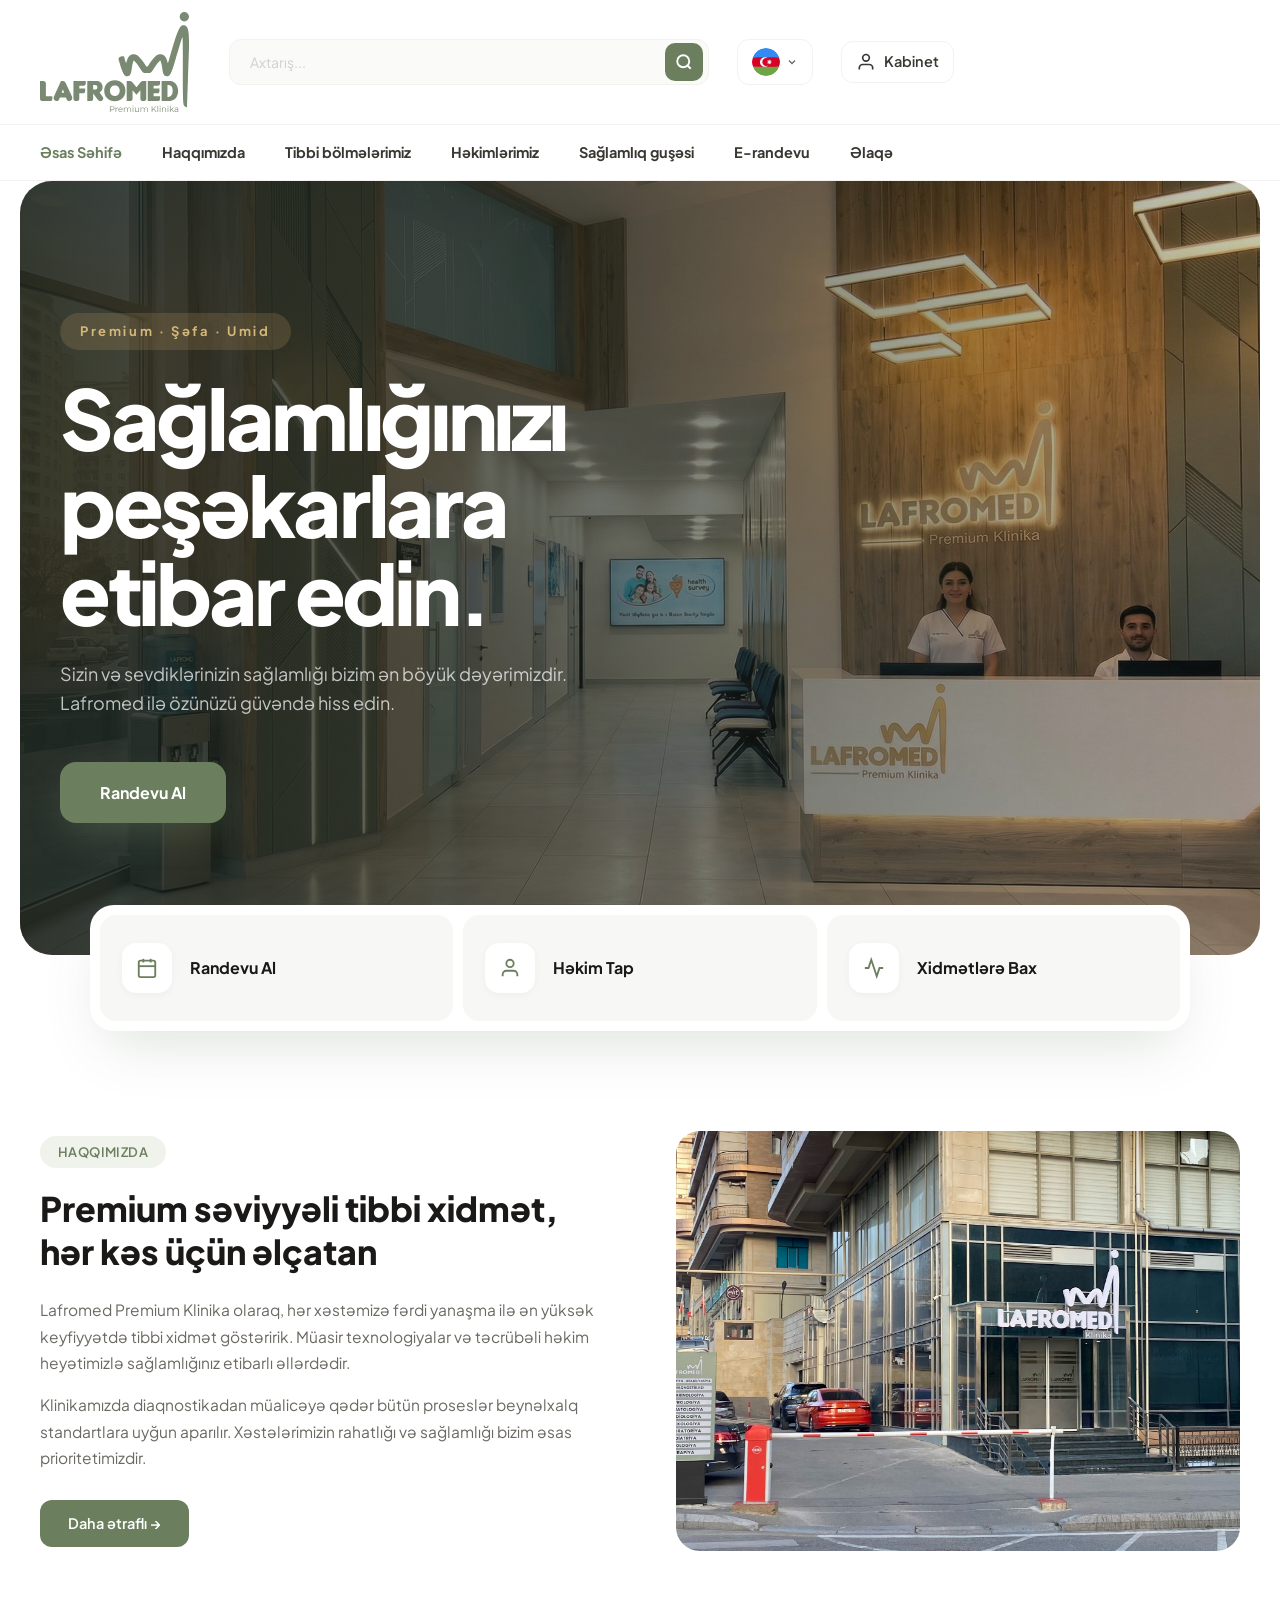
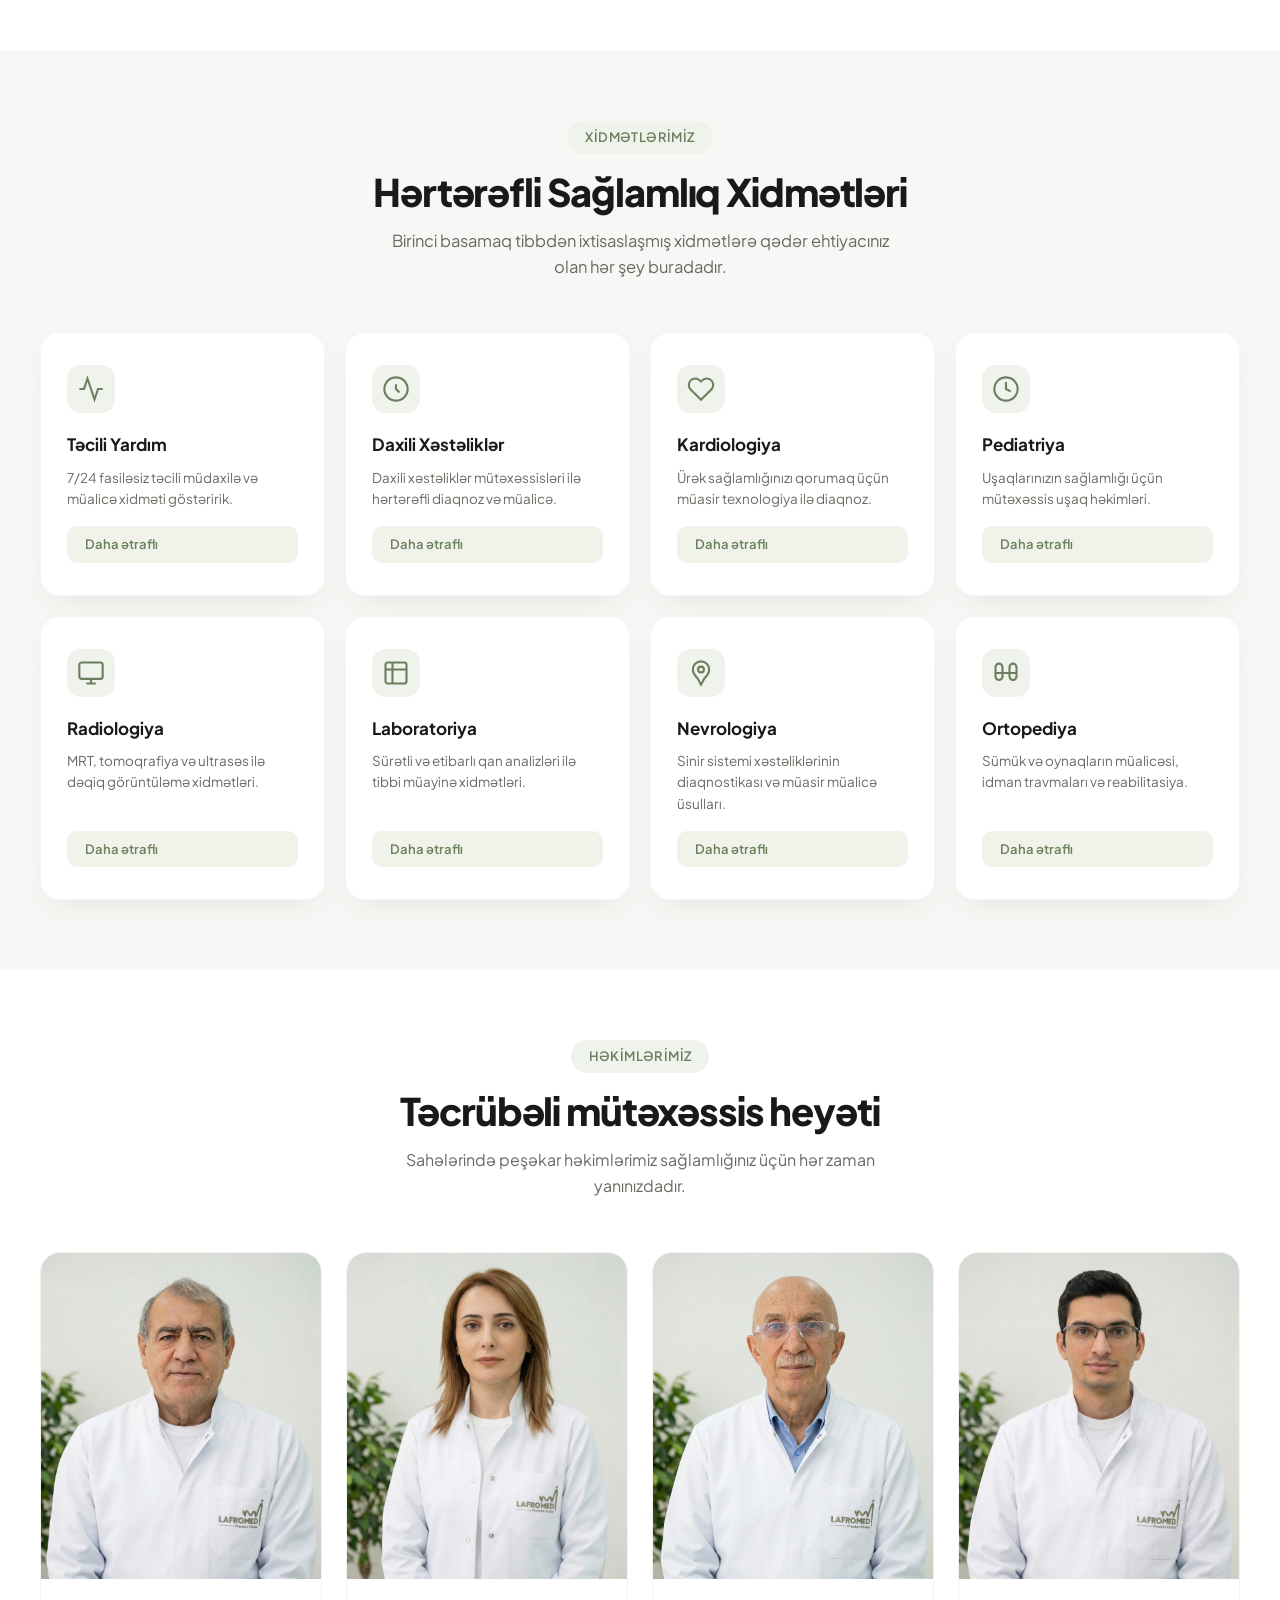
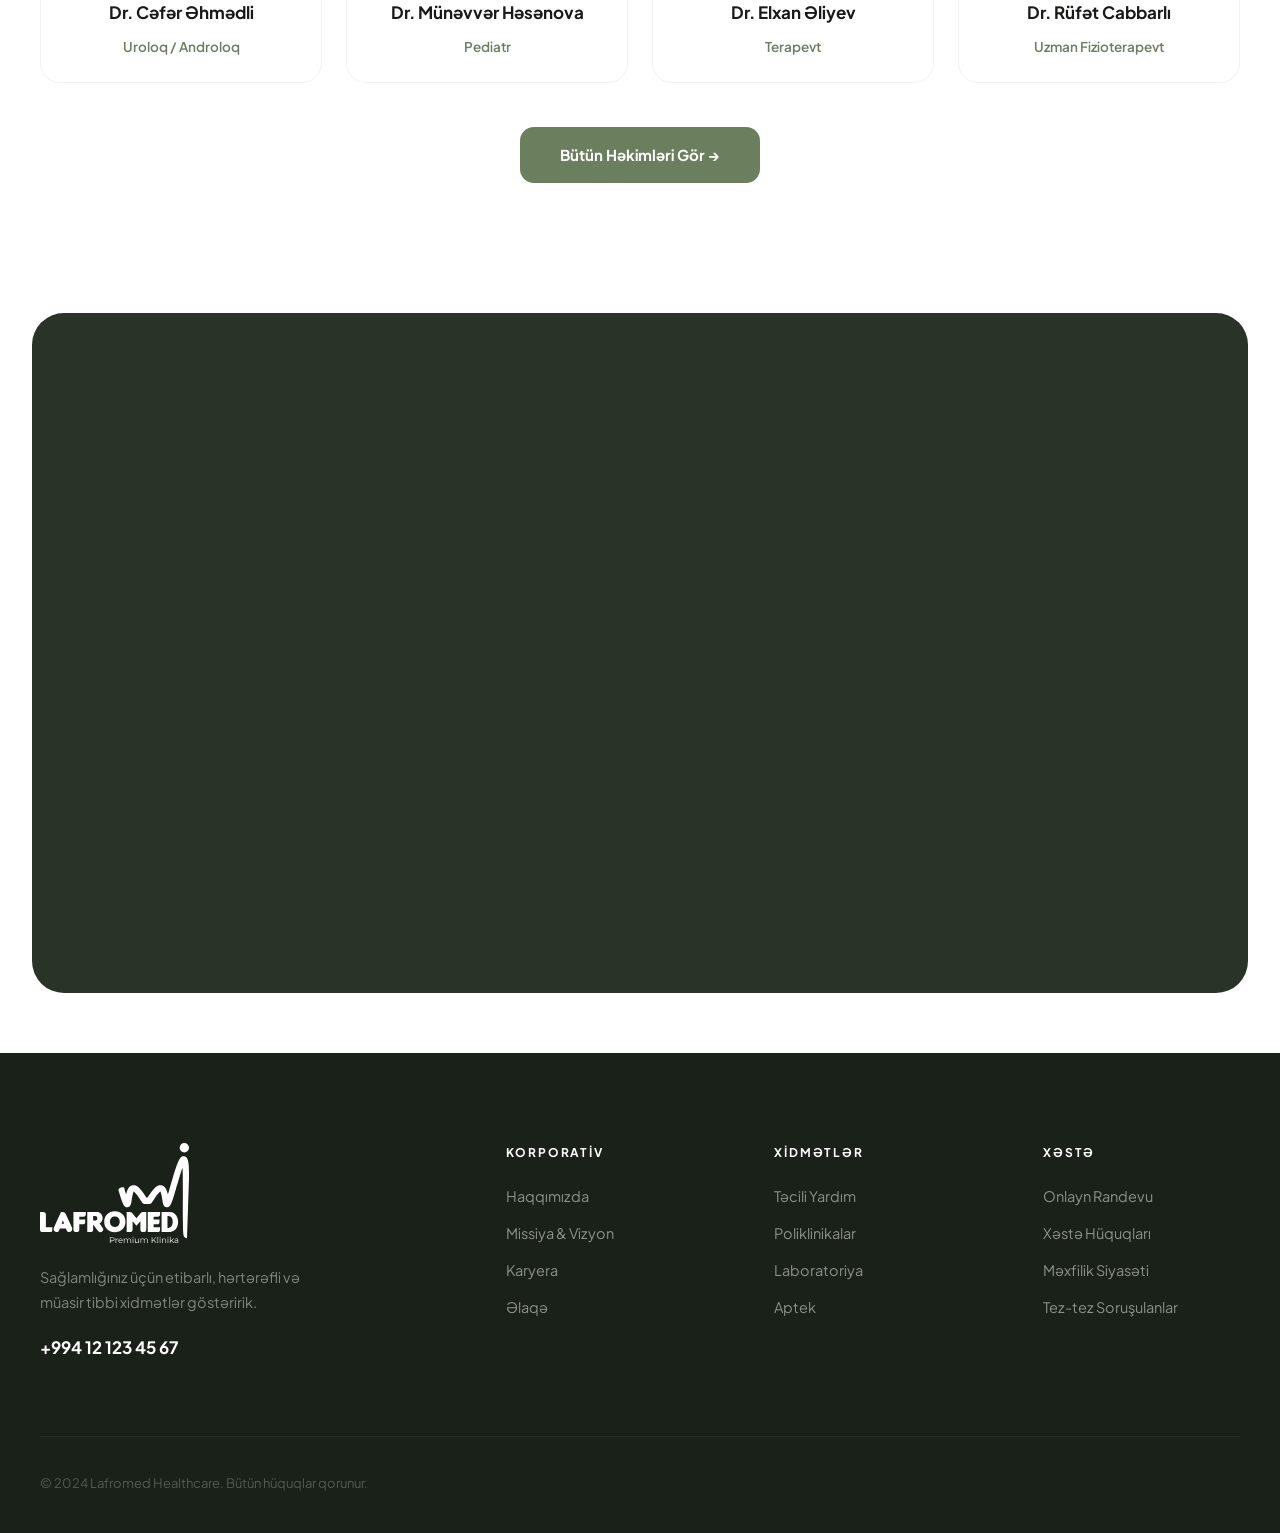
<file: index.html>
<!DOCTYPE html>
<html lang="az">
<head>
  <meta charset="UTF-8" />
  <meta name="viewport" content="width=device-width, initial-scale=1.0" />
  <title>Lafromed Healthcare</title>
  <link rel="stylesheet" href="style.css" />
  <link rel="preconnect" href="https://fonts.googleapis.com">
  <link rel="preconnect" href="https://fonts.gstatic.com" crossorigin>
  <link href="https://fonts.googleapis.com/css2?family=Plus+Jakarta+Sans:wght@400;500;600;700;800&display=swap" rel="stylesheet">
</head>
<body>

  <!-- ── HEADER TOP (not sticky, scrolls away) ──────────── -->
  <header class="header-top">
    <div class="header-top-inner">
      <a href="index.html" class="logo">
        <img src="uploads/logo.svg" alt="Lafromed Healthcare" class="logo-img logo-desktop" /><img src="uploads/logo_mobile.svg" alt="Lafromed Healthcare" class="logo-img logo-mobile" />
      </a>
      <div class="header-top-right">
        <div class="header-search">
          <input type="text" placeholder="Axtarış..." data-i18n-placeholder="header_search_placeholder" class="header-search-input" />
          <button class="header-search-btn" aria-label="Axtar">
            <svg width="18" height="18" viewBox="0 0 24 24" fill="none" stroke="currentColor" stroke-width="2.5"><circle cx="11" cy="11" r="8"/><line x1="21" y1="21" x2="16.65" y2="16.65"/></svg>
          </button>
        </div>
        <div class="header-actions">
          <div class="header-lang" id="langToggle">
            <img src="uploads/langs/aze.svg" alt="AZ" class="lang-flag" id="currentFlag" />
            <svg class="lang-chevron" width="12" height="12" viewBox="0 0 24 24" fill="none" stroke="currentColor" stroke-width="2.5"><polyline points="6 9 12 15 18 9"/></svg>
            <div class="lang-dropdown" id="langDropdown">
              <button class="lang-option active" data-lang="az" data-flag="uploads/langs/aze.svg"><img src="uploads/langs/aze.svg" alt="" class="lang-flag" /> Azərbaycan</button>
              <button class="lang-option" data-lang="en" data-flag="uploads/langs/eng.svg"><img src="uploads/langs/eng.svg" alt="" class="lang-flag" /> English</button>
              <button class="lang-option" data-lang="ru" data-flag="uploads/langs/ru.svg"><img src="uploads/langs/ru.svg" alt="" class="lang-flag" /> Русский</button>
            </div>
          </div>
          <a href="login.html" class="header-login">
            <svg width="20" height="20" viewBox="0 0 24 24" fill="none" stroke="currentColor" stroke-width="2"><path d="M20 21v-2a4 4 0 00-4-4H8a4 4 0 00-4 4v2"/><circle cx="12" cy="7" r="4"/></svg>
            <span data-i18n="header_cabinet">Kabinet</span>
          </a>
        </div>
      </div>
      <!-- Mobile actions -->
      <div class="header-mobile-actions">
        <div class="header-lang" id="langToggleMob">
          <img src="uploads/langs/aze.svg" alt="AZ" class="lang-flag" id="currentFlagMob" />
          <svg class="lang-chevron" width="10" height="10" viewBox="0 0 24 24" fill="none" stroke="currentColor" stroke-width="3"><polyline points="6 9 12 15 18 9"/></svg>
          <div class="lang-dropdown" id="langDropdownMob">
            <button class="lang-option active" data-lang="az" data-flag="uploads/langs/aze.svg"><img src="uploads/langs/aze.svg" alt="" class="lang-flag" /> Azərbaycan</button>
            <button class="lang-option" data-lang="en" data-flag="uploads/langs/eng.svg"><img src="uploads/langs/eng.svg" alt="" class="lang-flag" /> English</button>
            <button class="lang-option" data-lang="ru" data-flag="uploads/langs/ru.svg"><img src="uploads/langs/ru.svg" alt="" class="lang-flag" /> Русский</button>
          </div>
        </div>
        <button class="mobile-icon-btn" id="mobileSearchBtn" aria-label="Axtar">
          <svg width="20" height="20" viewBox="0 0 24 24" fill="none" stroke="currentColor" stroke-width="2"><circle cx="11" cy="11" r="8"/><line x1="21" y1="21" x2="16.65" y2="16.65"/></svg>
        </button>
        <button class="hamburger" id="hamburger" aria-label="Menu">
          <span></span><span></span><span></span>
        </button>
      </div>
    </div>
  </header>

  <!-- ── SPOTLIGHT SEARCH OVERLAY ──────────────────────── -->
  <div class="spotlight-overlay" id="spotlightOverlay">
    <div class="spotlight-backdrop" id="spotlightBackdrop"></div>
    <div class="spotlight-box">
      <div class="spotlight-input-wrap">
        <svg class="spotlight-icon" width="22" height="22" viewBox="0 0 24 24" fill="none" stroke="currentColor" stroke-width="2.5"><circle cx="11" cy="11" r="8"/><line x1="21" y1="21" x2="16.65" y2="16.65"/></svg>
        <input type="text" class="spotlight-input" id="spotlightInput" placeholder="Axtarış..." data-i18n-placeholder="header_search_placeholder" autocomplete="off" />
        <button class="spotlight-search-btn" id="spotlightSearchBtn" aria-label="Axtar">
          <svg width="20" height="20" viewBox="0 0 24 24" fill="none" stroke="currentColor" stroke-width="2.5"><circle cx="11" cy="11" r="8"/><line x1="21" y1="21" x2="16.65" y2="16.65"/></svg>
        </button>
      </div>
    </div>
  </div>

  <!-- ── HEADER NAV (sticky — only this sticks on scroll) ── -->
  <nav class="header-nav" id="headerNav">
    <div class="header-nav-inner">
      <div class="header-nav-links">
        <a href="index.html" class="nav-item active-nav" data-i18n="nav_home">Əsas Səhifə</a>
        <a href="about.html" class="nav-item"data-i18n="nav_about">Haqqımızda</a>
        <a href="departments.html" class="nav-item"data-i18n="nav_departments">Tibbi bölmələrimiz</a>
        <a href="doctors.html" class="nav-item"data-i18n="nav_doctors">Həkimlərimiz</a>
        <a href="blog.html" class="nav-item"data-i18n="nav_health_corner">Sağlamlıq guşəsi</a>
        <a href="appointment.html" class="nav-item"data-i18n="nav_appointment">E-randevu</a>
        <a href="contact.html" class="nav-item"data-i18n="nav_contact">Əlaqə</a>
      </div>
    </div>
  </nav>

  <!-- ── MOBILE SLIDE-IN MENU (right side) ─────────── -->
  <div class="mobile-overlay" id="mobileOverlay"></div>
  <aside class="mobile-menu" id="mobileMenu">
    <div class="mobile-menu-top">
      <button class="mobile-menu-close" id="mobileClose" aria-label="Bağla">
        <svg width="24" height="24" viewBox="0 0 24 24" fill="none" stroke="currentColor" stroke-width="2.5"><line x1="18" y1="6" x2="6" y2="18"/><line x1="6" y1="6" x2="18" y2="18"/></svg>
      </button>
    </div>
<nav class="mobile-menu-links">
      <a href="index.html" class="mob-link" data-i18n="nav_home">Əsas Səhifə</a>
      <a href="about.html" class="mob-link"data-i18n="nav_about">Haqqımızda</a>
      <a href="departments.html" class="mob-link"data-i18n="nav_departments">Tibbi bölmələrimiz</a>
      <a href="doctors.html" class="mob-link"data-i18n="nav_doctors">Həkimlərimiz</a>
      <a href="blog.html" class="mob-link"data-i18n="nav_health_corner">Sağlamlıq guşəsi</a>
      <a href="appointment.html" class="mob-link"data-i18n="nav_appointment">E-randevu</a>
      <a href="contact.html" class="mob-link"data-i18n="nav_contact">Əlaqə</a>
      <div class="mob-divider"></div>
      <a href="login.html" class="mob-link mob-cabinet">
        <svg width="20" height="20" viewBox="0 0 24 24" fill="none" stroke="currentColor" stroke-width="2"><path d="M20 21v-2a4 4 0 00-4-4H8a4 4 0 00-4 4v2"/><circle cx="12" cy="7" r="4"/></svg>
        Kabinet
      </a>
    </nav>
  </aside>

  <!-- ── HERO ──────────────────────────────────────────── -->
  <section class="hero">
    <div class="hero-overlay"></div>
    <img src="uploads/hero/hero-main.jpg" alt="Lafromed Healthcare" class="hero-bg" />
    <div class="hero-content">
      <p class="hero-eyebrow" data-i18n="hero_badge">Etibar &middot; Sefa &middot; Umid</p>
      <h1 class="hero-title" data-i18n-html="hero_title">Sizi daha yaxşı bir sağlamlığa<br/>yönəldiririk.</h1>
      <p class="hero-sub" data-i18n="hero_desc">Tecrubeli hekimlerimiz ve mutexessis komandamizla her addimda yaninizdayiq. Saglamliginiz bizim prioritetimizdir.</p>
      <a href="#" class="hero-cta" data-i18n="hero_cta">Randevu Al</a>
    </div>
  </section>

  <div class="cta-bar">
    <a href="#" class="cta-item"><div class="cta-icon"><svg width="22" height="22" viewBox="0 0 24 24" fill="none" stroke="currentColor" stroke-width="2"><rect x="3" y="4" width="18" height="18" rx="2"/><line x1="16" y1="2" x2="16" y2="6"/><line x1="8" y1="2" x2="8" y2="6"/><line x1="3" y1="10" x2="21" y2="10"/></svg></div><span data-i18n="cta_appointment">Randevu Al</span></a>
    <a href="#" class="cta-item"><div class="cta-icon"><svg width="22" height="22" viewBox="0 0 24 24" fill="none" stroke="currentColor" stroke-width="2"><path d="M20 21v-2a4 4 0 00-4-4H8a4 4 0 00-4 4v2"/><circle cx="12" cy="7" r="4"/></svg></div><span data-i18n="cta_find_doctor">Hekim Tap</span></a>
    <a href="#" class="cta-item"><div class="cta-icon"><svg width="22" height="22" viewBox="0 0 24 24" fill="none" stroke="currentColor" stroke-width="2"><path d="M22 12h-4l-3 9L9 3l-3 9H2"/></svg></div><span data-i18n="cta_services">Xidmetlere Bax</span></a>
  </div>

  <!-- ── ABOUT INTRO ───────────────────────────────────── -->
  <section class="about-intro">
    <div class="about-intro-inner">
      <div class="about-intro-text">
        <span class="section-tag" data-i18n="about_tag">Haqqımızda</span>
        <h2 class="about-intro-title" data-i18n="about_title">Premium səviyyəli tibbi xidmət, hər kəs üçün əlçatan</h2>
        <p class="about-intro-desc" data-i18n="about_desc_1">Lafromed Premium Klinika olaraq, hər xəstəmizə fərdi yanaşma ilə ən yüksək keyfiyyətdə tibbi xidmət göstəririk. Müasir texnologiyalar və təcrübəli həkim heyətimizlə sağlamlığınız etibarlı əllərdədir.</p>
        <p class="about-intro-desc" data-i18n="about_desc_2">Klinikmızda diaqnostikadan müalicəyə qədər bütün proseslər beynəlxalq standartlara uyğun aparılır. Xəstələrimizin rahatlığı və sağlamlığı bizim əsas prioritetimizdir.</p>
        <a href="about.html" class="about-intro-btn" data-i18n-html="about_more">Daha ətraflı &rarr;</a>
      </div>
      <div class="about-intro-img">
        <img src="uploads/about/clinic-outside.jpg" alt="Lafromed Klinika" />
      </div>
    </div>
  </section>

  <section class="services-section" id="hizmetler">
    <div class="section-container">
      <div class="section-header">
        <span class="section-tag" data-i18n="services_tag">Xidmetlerimiz</span>
        <h2 class="section-title" data-i18n-html="services_title">Herterefli Saglamliq<br/>Xidmetleri</h2>
        <p class="section-desc" data-i18n="services_desc">Birinci basamaq tibbden ixtisaslasmis xidmetlere qeder ehtiyaciniz olan her sey buradadir.</p>
      </div>
      <div class="services-grid">
        <a href="#" class="service-card"><div class="service-icon"><svg width="28" height="28" viewBox="0 0 24 24" fill="none" stroke="currentColor" stroke-width="1.8"><path d="M22 12h-4l-3 9L9 3l-3 9H2"/></svg></div><h3 data-i18n="dept_emergency">Təcili Yardım</h3><p data-i18n="dept_emergency_desc">7/24 fasiləsiz təcili müdaxilə və müalicə xidməti göstəririk.</p><span class="service-btn" data-i18n="services_more">Daha ətraflı</span></a>
        <a href="#" class="service-card"><div class="service-icon"><svg width="28" height="28" viewBox="0 0 24 24" fill="none" stroke="currentColor" stroke-width="1.8"><circle cx="12" cy="12" r="10"/><path d="M12 8v4l3 3"/></svg></div><h3 data-i18n="dept_internal">Daxili Xəstəliklər</h3><p data-i18n="dept_internal_desc">Daxili xəstəliklər mütəxəssisləri ilə hərtərəfli diaqnoz və müalicə.</p><span class="service-btn" data-i18n="services_more">Daha ətraflı</span></a>
        <a href="#" class="service-card"><div class="service-icon"><svg width="28" height="28" viewBox="0 0 24 24" fill="none" stroke="currentColor" stroke-width="1.8"><path d="M20.84 4.61a5.5 5.5 0 00-7.78 0L12 5.67l-1.06-1.06a5.5 5.5 0 00-7.78 7.78l1.06 1.06L12 21.23l7.78-7.78 1.06-1.06a5.5 5.5 0 000-7.78z"/></svg></div><h3 data-i18n="dept_cardiology">Uroloq / Androloq</h3><p data-i18n="dept_cardiology_desc">Ürək sağlamlığınızı qorumaq üçün müasir texnologiya ilə diaqnoz.</p><span class="service-btn" data-i18n="services_more">Daha ətraflı</span></a>
        <a href="#" class="service-card"><div class="service-icon"><svg width="28" height="28" viewBox="0 0 24 24" fill="none" stroke="currentColor" stroke-width="1.8"><path d="M12 2a10 10 0 100 20A10 10 0 0012 2z"/><path d="M12 6v6l4 2"/></svg></div><h3 data-i18n="dept_pediatrics">Uzman Fizioterapevt</h3><p data-i18n="dept_pediatrics_desc">Uşaqlarınızın sağlamlığı üçün mütəxəssis uşaq həkimləri.</p><span class="service-btn" data-i18n="services_more">Daha ətraflı</span></a>
        <a href="#" class="service-card"><div class="service-icon"><svg width="28" height="28" viewBox="0 0 24 24" fill="none" stroke="currentColor" stroke-width="1.8"><rect x="2" y="3" width="20" height="14" rx="2"/><line x1="8" y1="21" x2="16" y2="21"/><line x1="12" y1="17" x2="12" y2="21"/></svg></div><h3 data-i18n="dept_radiology">Radiologiya</h3><p data-i18n="dept_radiology_desc">MRT, tomoqrafiya və ultrasəs ilə dəqiq görüntüləmə xidmətləri.</p><span class="service-btn" data-i18n="services_more">Daha ətraflı</span></a>
        <a href="#" class="service-card"><div class="service-icon"><svg width="28" height="28" viewBox="0 0 24 24" fill="none" stroke="currentColor" stroke-width="1.8"><path d="M9 3H5a2 2 0 00-2 2v4m6-6h10a2 2 0 012 2v4M9 3v18m0 0h10a2 2 0 002-2V9M9 21H5a2 2 0 01-2-2V9m0 0h18"/></svg></div><h3 data-i18n="dept_laboratory">Laboratoriya</h3><p data-i18n="dept_laboratory_desc">Sürətli və etibarlı qan analizləri ilə tibbi müayinə xidmətləri.</p><span class="service-btn" data-i18n="services_more">Daha ətraflı</span></a>
        <a href="#" class="service-card"><div class="service-icon"><svg width="28" height="28" viewBox="0 0 24 24" fill="none" stroke="currentColor" stroke-width="1.8"><path d="M12 2a7 7 0 017 7c0 3-2 5.5-4 7.5L12 22l-3-5.5C7 14.5 5 12 5 9a7 7 0 017-7z"/><circle cx="12" cy="9" r="2.5"/></svg></div><h3 data-i18n="dept_neurology">Pediatr</h3><p data-i18n="dept_neurology_desc">Sinir sistemi xəstəliklərinin diaqnostikası və müasir müalicə üsulları.</p><span class="service-btn" data-i18n="services_more">Daha ətraflı</span></a>
        <a href="#" class="service-card"><div class="service-icon"><svg width="28" height="28" viewBox="0 0 24 24" fill="none" stroke="currentColor" stroke-width="1.8"><path d="M18 4a3 3 0 00-3 3v8a3 3 0 006 0V7a3 3 0 00-3-3z"/><path d="M6 4a3 3 0 00-3 3v8a3 3 0 006 0V7a3 3 0 00-3-3z"/><path d="M3 12h18"/></svg></div><h3 data-i18n="dept_orthopedics">Terapevt</h3><p data-i18n="dept_orthopedics_desc">Sümük və oynaqların müalicəsi, idman travmaları və reabilitasiya.</p><span class="service-btn" data-i18n="services_more">Daha ətraflı</span></a>
      </div>
    </div>
  </section>

  <!-- ── DOCTORS PREVIEW ─────────────────────────────────── -->
  <section class="doctors-section">
    <div class="doctors-container">
      <div class="section-header">
        <span class="section-tag" data-i18n="nav_doctors">Həkimlərimiz</span>
        <h2 class="section-title" data-i18n="doctors_title">Təcrübəli mütəxəssis heyəti</h2>
        <p class="section-desc" data-i18n="doctors_desc">Sahələrində peşəkar həkimlərimiz sağlamlığınız üçün hər zaman yanınızdadır.</p>
      </div>
      <div class="doctors-grid">
        <a href="#" class="doctor-card">
          <div class="doctor-photo">
            <img src="uploads/doctors/jafar-ahmadli.jpg" alt="Dr. Cəfər Əhmədli" />
          </div>
          <div class="doctor-info">
            <h3 data-i18n="doctor_1_name">Dr. Cəfər Əhmədli</h3>
            <span class="doctor-specialty" data-i18n="doctor_1_dept">Uroloq / Androloq</span>
          </div>
        </a>
        <a href="#" class="doctor-card">
          <div class="doctor-photo">
            <img src="uploads/doctors/munavvar-hasanova.jpg" alt="Dr. Münəvvər Həsənova" />
          </div>
          <div class="doctor-info">
            <h3 data-i18n="doctor_2_name">Dr. Münəvvər Həsənova</h3>
            <span class="doctor-specialty" data-i18n="doctor_2_dept">Pediatr</span>
          </div>
        </a>
        <a href="#" class="doctor-card">
          <div class="doctor-photo">
            <img src="uploads/doctors/elkhan-aliyev.jpg" alt="Dr. Elxan Əliyev" />
          </div>
          <div class="doctor-info">
            <h3 data-i18n="doctor_3_name">Dr. Elxan Əliyev</h3>
            <span class="doctor-specialty" data-i18n="doctor_3_dept">Terapevt</span>
          </div>
        </a>
        <a href="#" class="doctor-card">
          <div class="doctor-photo">
            <img src="uploads/doctors/rufat-jabbarli.jpg" alt="Dr. Rüfət Cabbarlı" />
          </div>
          <div class="doctor-info">
            <h3 data-i18n="doctor_4_name">Dr. Rüfət Cabbarlı</h3>
            <span class="doctor-specialty" data-i18n="doctor_4_dept">Uzman Fizioterapevt</span>
          </div>
        </a>
      </div>
      <div class="doctors-cta">
        <a href="doctors.html" class="doctors-all-btn" data-i18n-html="doctors_all_btn">Bütün Həkimləri Gör &rarr;</a>
      </div>
    </div>
  </section>

  <section class="appointment-section" id="randevu">
    <div class="appointment-inner">
      <div class="appointment-text">
        <span class="section-tag light" data-i18n="appointment_tag">Onlayn Randevu</span>
        <h2 data-i18n-html="appointment_title">Indi Randevu<br/>Alin</h2>
        <p data-i18n="appointment_desc">Mutexessis hekimlerimizle en uygun vaxtda randevunuzu yaradin. Suretli, asan ve tehlukesiz.</p>
        <ul class="appointment-features">
          <li><svg width="18" height="18" viewBox="0 0 24 24" fill="none" stroke="currentColor" stroke-width="2.5"><polyline points="20 6 9 17 4 12"/></svg><span data-i18n="appointment_feat_1">7/24 onlayn randevu imkani</span></li>
          <li><svg width="18" height="18" viewBox="0 0 24 24" fill="none" stroke="currentColor" stroke-width="2.5"><polyline points="20 6 9 17 4 12"/></svg><span data-i18n="appointment_feat_2">SMS ile randevu xatirlalmasi</span></li>
          <li><svg width="18" height="18" viewBox="0 0 24 24" fill="none" stroke="currentColor" stroke-width="2.5"><polyline points="20 6 9 17 4 12"/></svg><span data-i18n="appointment_feat_3">Butun ixtisaslarda mutexessis hekim</span></li>
        </ul>
      </div>
      <form class="appointment-form" id="appointmentForm">
        <div class="form-row"><div class="form-group"><label data-i18n="form_name">Ad Soyad</label><input type="text" placeholder="Adiniz Soyadiniz" data-i18n-placeholder="form_name_placeholder" /></div><div class="form-group"><label data-i18n="form_phone">Telefon</label><input type="tel" placeholder="+994 5x xxx xx xx" data-i18n-placeholder="form_phone_placeholder" /></div></div>
        <div class="form-row"><div class="form-group"><label data-i18n="form_department">Ixtisas</label><select><option value="" data-i18n="form_select_default">Ixtisas Secin</option><option>Daxili Xestelikler</option><option>Uroloq / Androloq</option><option>Uzman Fizioterapevt</option><option>Radiologiya</option><option>Pediatr</option><option>Terapevt</option></select></div><div class="form-group"><label data-i18n="form_date">Tarix</label><input type="date" /></div></div>
        <div class="form-group"><label data-i18n="form_notes_label">Qeydleriniz (Isteye Bagli)</label><textarea placeholder="Sikayetinizi ve ya qeydlerinizi yazin..." data-i18n-placeholder="form_notes_placeholder"></textarea></div>
        <button type="submit" class="form-submit" data-i18n="form_submit">Randevu Teleb Et</button>
      </form>
    </div>
  </section>

  <footer class="footer">
    <div class="footer-inner">
      <div class="footer-brand">
        <div class="logo"><img src="uploads/logo.svg" alt="Lafromed Healthcare" class="logo-img footer-logo-img" /></div>
        <p data-i18n="footer_desc">Saglamliginiz ucun etibarlı, herterefli ve muasir tibbi xidmetler gosteririk.</p>
        <p class="footer-phone"><strong>+994 12 123 45 67</strong></p>
      </div>
      <div class="footer-links"><h4 data-i18n="footer_corporate">Korporativ</h4><a href="#"data-i18n="footer_about">Haqqimizda</a><a href="#"data-i18n="footer_mission">Missiya &amp; Vizyon</a><a href="#"data-i18n="footer_career">Karyera</a><a href="#"data-i18n="footer_contact">Elaqe</a></div>
      <div class="footer-links"><h4 data-i18n="footer_services">Xidmetler</h4><a href="#"data-i18n="footer_emergency">Tecili Yardim</a><a href="#"data-i18n="footer_clinics">Poliklinikalar</a><a href="#"data-i18n="footer_laboratory">Laboratoriya</a><a href="#"data-i18n="footer_pharmacy">Aptek</a></div>
      <div class="footer-links"><h4 data-i18n="footer_patient">Xeste</h4><a href="#"data-i18n="footer_online_appointment">Onlayn Randevu</a><a href="#"data-i18n="footer_patient_rights">Xeste Huquqlari</a><a href="#"data-i18n="footer_privacy">Mexfilik Siyaseti</a><a href="#"data-i18n="footer_faq">Tez-tez Sorusulanlar</a></div>
    </div>
    <div class="footer-bottom"><p data-i18n-html="footer_copyright">&copy; 2024 Lafromed Healthcare. Butun huquqlar qorunur.</p></div>
  </footer>

  <script src="script.js"></script>
  <script src="i18n.js"></script>
</body>
</html>
</file>
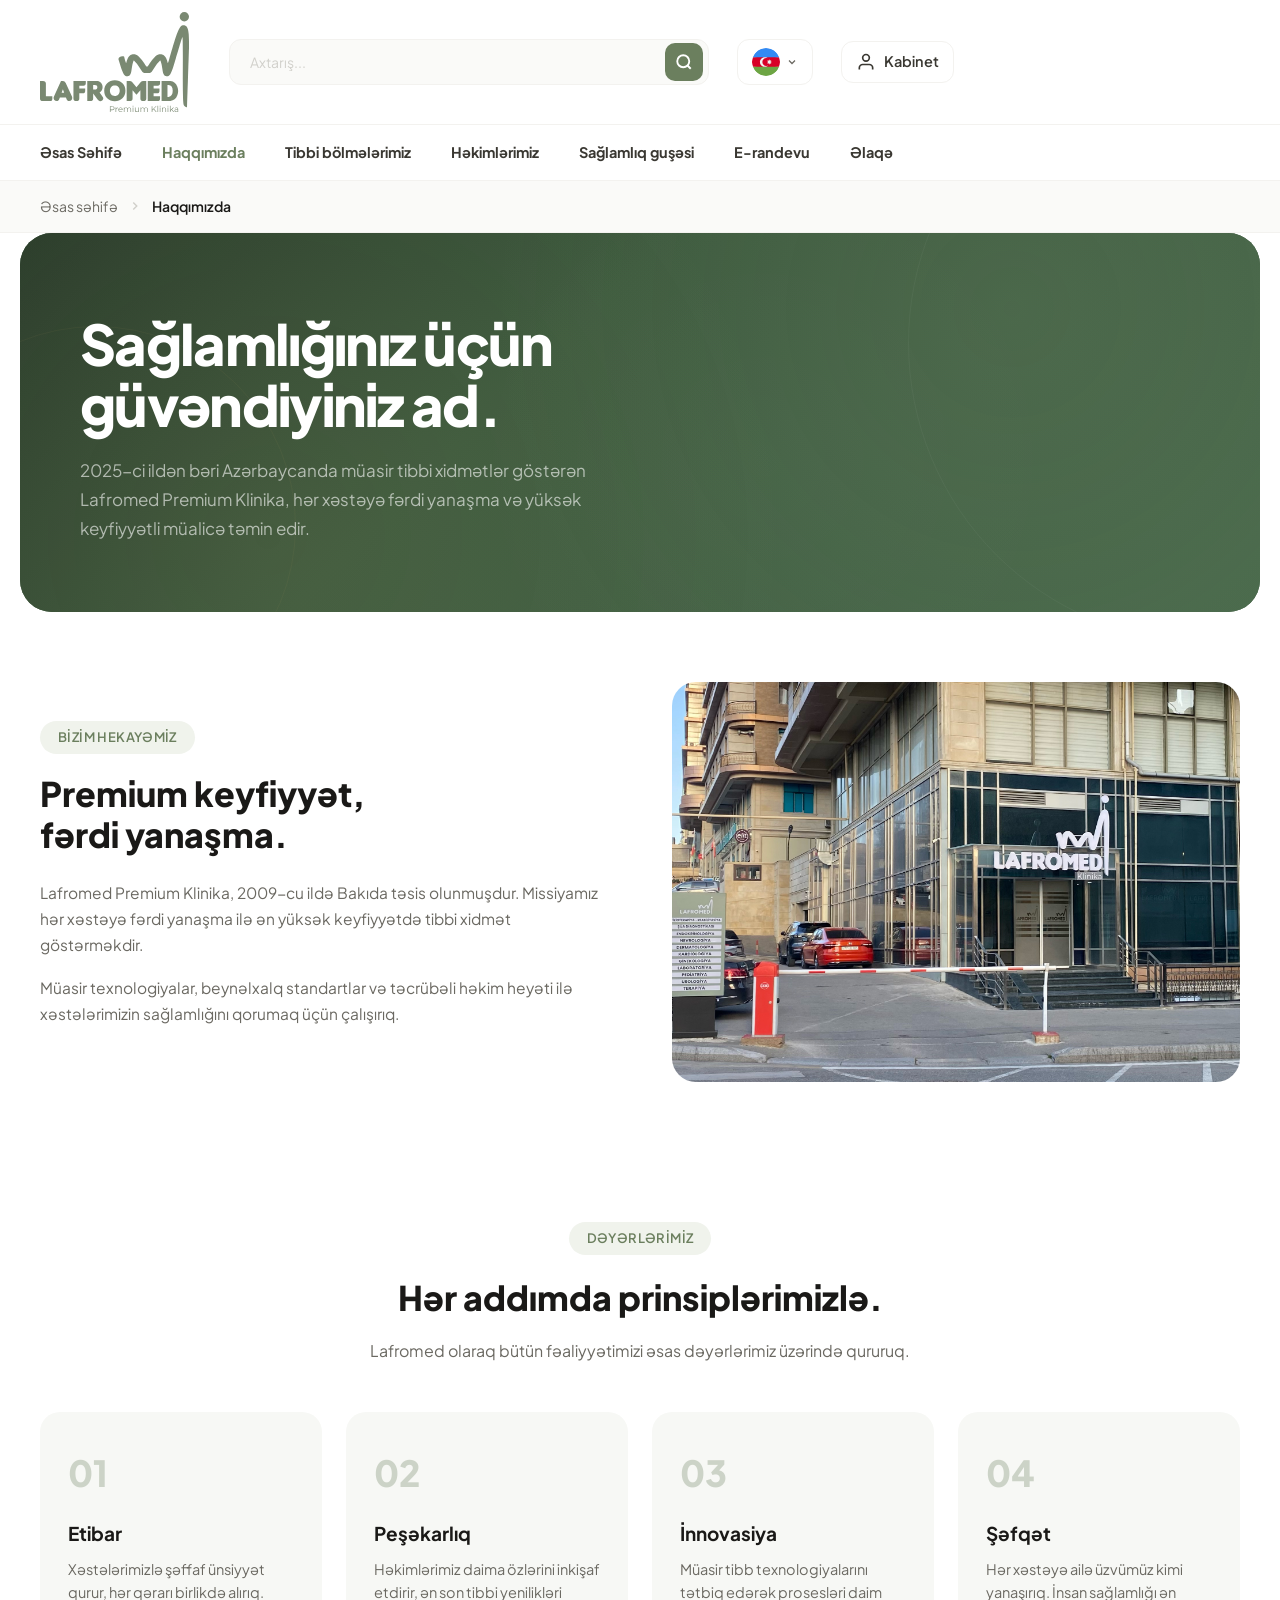
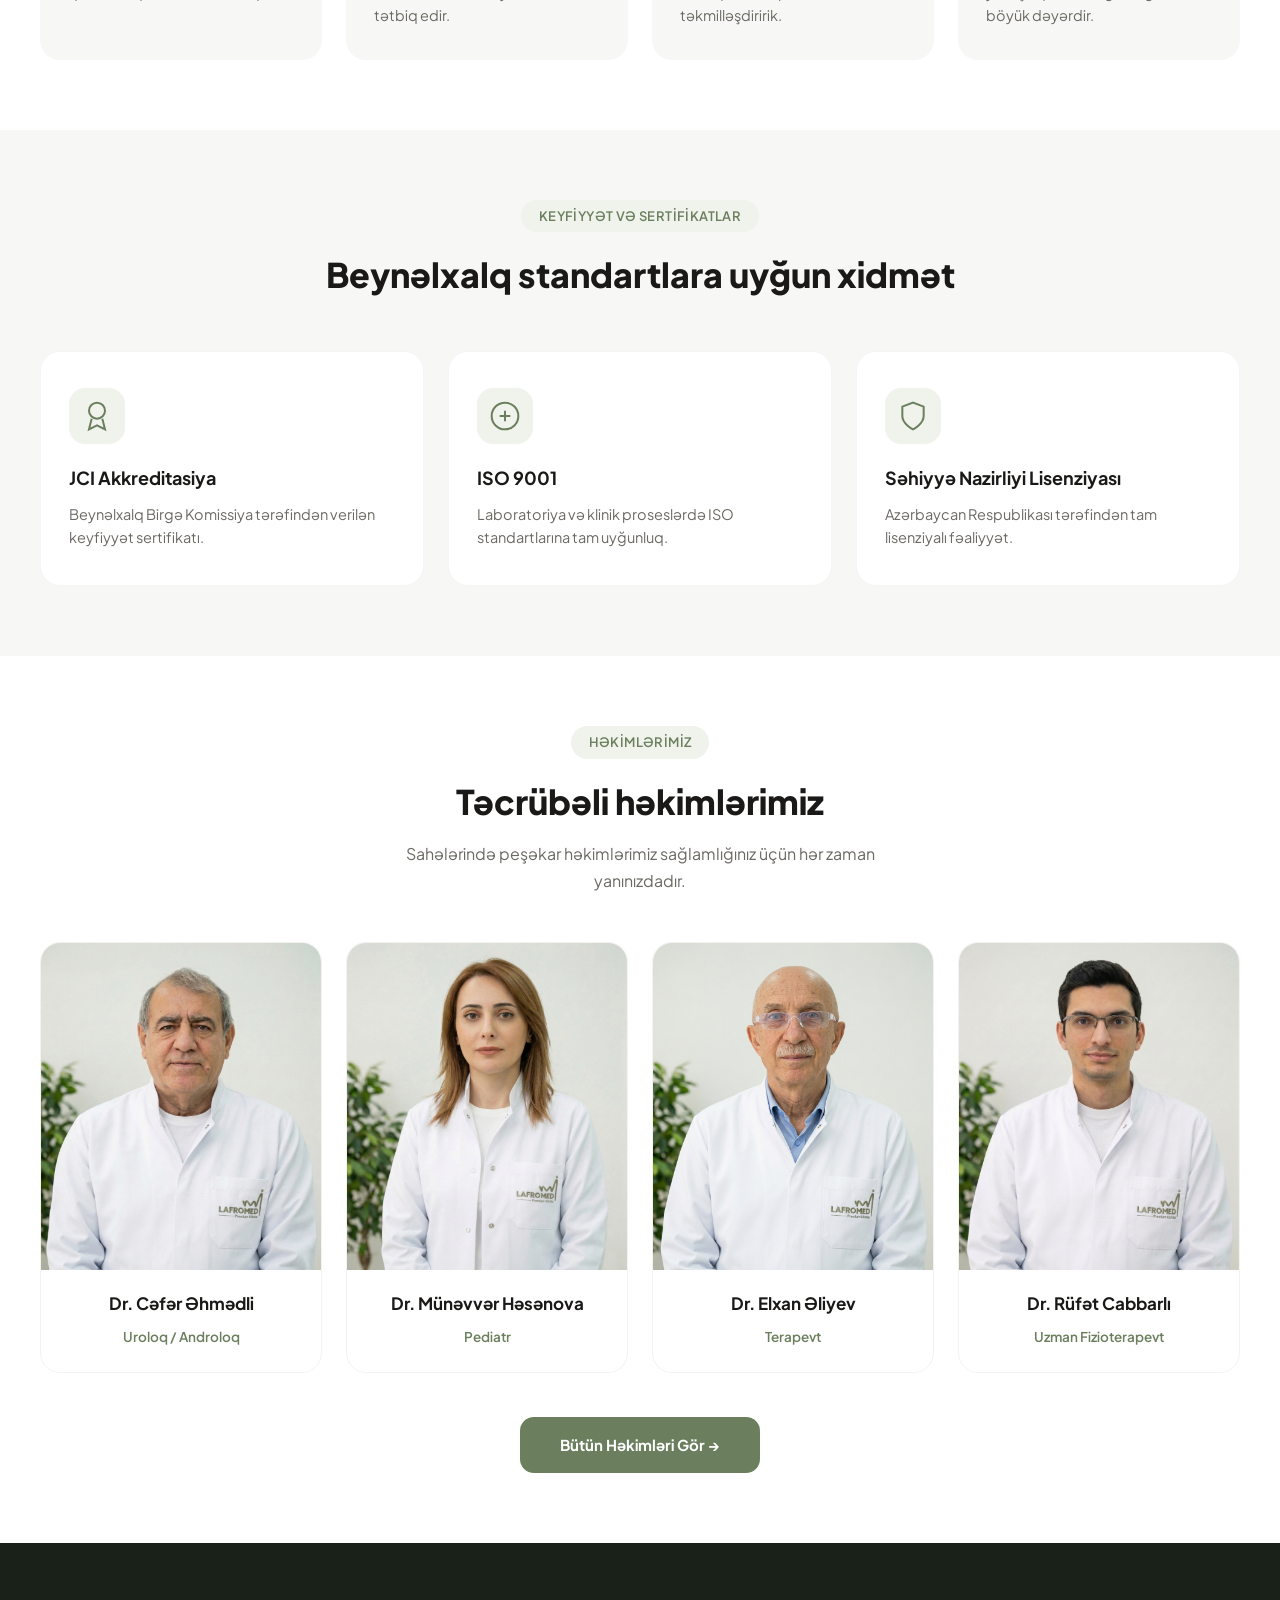
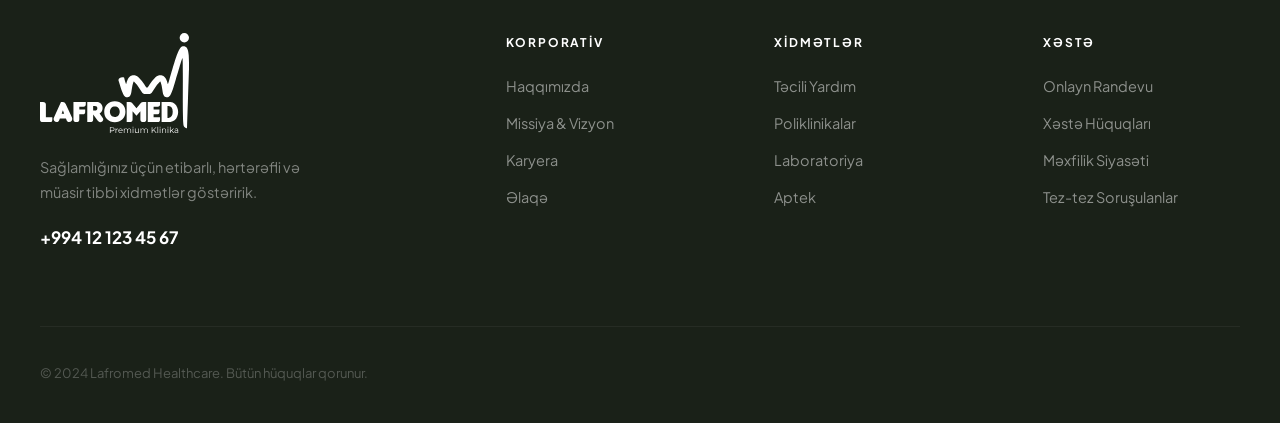
<file: about.html>
<!DOCTYPE html>
<html lang="az">
<head>
  <meta charset="UTF-8" />
  <meta name="viewport" content="width=device-width, initial-scale=1.0" />
  <title>Haqqımızda — Lafromed Healthcare</title>
  <link rel="stylesheet" href="style.css" />
  <link rel="stylesheet" href="about.css" />
</head>
<body>

  <!-- ── HEADER TOP (not sticky, scrolls away) ──────────── -->
  <header class="header-top">
    <div class="header-top-inner">
      <a href="index.html" class="logo">
        <img src="uploads/logo.svg" alt="Lafromed Healthcare" class="logo-img logo-desktop" /><img src="uploads/logo_mobile.svg" alt="Lafromed Healthcare" class="logo-img logo-mobile" />
      </a>
      <div class="header-top-right">
        <div class="header-search">
          <input type="text" placeholder="Axtarış..." data-i18n-placeholder="header_search_placeholder" class="header-search-input" />
          <button class="header-search-btn" aria-label="Axtar">
            <svg width="18" height="18" viewBox="0 0 24 24" fill="none" stroke="currentColor" stroke-width="2.5"><circle cx="11" cy="11" r="8"/><line x1="21" y1="21" x2="16.65" y2="16.65"/></svg>
          </button>
        </div>
        <div class="header-actions">
          <div class="header-lang" id="langToggle">
            <img src="uploads/langs/aze.svg" alt="AZ" class="lang-flag" id="currentFlag" />
            <svg class="lang-chevron" width="12" height="12" viewBox="0 0 24 24" fill="none" stroke="currentColor" stroke-width="2.5"><polyline points="6 9 12 15 18 9"/></svg>
            <div class="lang-dropdown" id="langDropdown">
              <button class="lang-option active" data-lang="az" data-flag="uploads/langs/aze.svg"><img src="uploads/langs/aze.svg" alt="" class="lang-flag" /> Azərbaycan</button>
              <button class="lang-option" data-lang="en" data-flag="uploads/langs/eng.svg"><img src="uploads/langs/eng.svg" alt="" class="lang-flag" /> English</button>
              <button class="lang-option" data-lang="ru" data-flag="uploads/langs/ru.svg"><img src="uploads/langs/ru.svg" alt="" class="lang-flag" /> Русский</button>
            </div>
          </div>
          <a href="login.html" class="header-login">
            <svg width="20" height="20" viewBox="0 0 24 24" fill="none" stroke="currentColor" stroke-width="2"><path d="M20 21v-2a4 4 0 00-4-4H8a4 4 0 00-4 4v2"/><circle cx="12" cy="7" r="4"/></svg>
            <span data-i18n="header_cabinet">Kabinet</span>
          </a>
        </div>
      </div>
      <!-- Mobile actions -->
      <div class="header-mobile-actions">
        <div class="header-lang" id="langToggleMob">
          <img src="uploads/langs/aze.svg" alt="AZ" class="lang-flag" id="currentFlagMob" />
          <svg class="lang-chevron" width="10" height="10" viewBox="0 0 24 24" fill="none" stroke="currentColor" stroke-width="3"><polyline points="6 9 12 15 18 9"/></svg>
          <div class="lang-dropdown" id="langDropdownMob">
            <button class="lang-option active" data-lang="az" data-flag="uploads/langs/aze.svg"><img src="uploads/langs/aze.svg" alt="" class="lang-flag" /> Azərbaycan</button>
            <button class="lang-option" data-lang="en" data-flag="uploads/langs/eng.svg"><img src="uploads/langs/eng.svg" alt="" class="lang-flag" /> English</button>
            <button class="lang-option" data-lang="ru" data-flag="uploads/langs/ru.svg"><img src="uploads/langs/ru.svg" alt="" class="lang-flag" /> Русский</button>
          </div>
        </div>
        <button class="mobile-icon-btn" id="mobileSearchBtn" aria-label="Axtar">
          <svg width="20" height="20" viewBox="0 0 24 24" fill="none" stroke="currentColor" stroke-width="2"><circle cx="11" cy="11" r="8"/><line x1="21" y1="21" x2="16.65" y2="16.65"/></svg>
        </button>
        <button class="hamburger" id="hamburger" aria-label="Menu">
          <span></span><span></span><span></span>
        </button>
      </div>
    </div>
  </header>

  <!-- ── SPOTLIGHT SEARCH OVERLAY ──────────────────────── -->
  <div class="spotlight-overlay" id="spotlightOverlay">
    <div class="spotlight-backdrop" id="spotlightBackdrop"></div>
    <div class="spotlight-box">
      <div class="spotlight-input-wrap">
        <svg class="spotlight-icon" width="22" height="22" viewBox="0 0 24 24" fill="none" stroke="currentColor" stroke-width="2.5"><circle cx="11" cy="11" r="8"/><line x1="21" y1="21" x2="16.65" y2="16.65"/></svg>
        <input type="text" class="spotlight-input" id="spotlightInput" placeholder="Axtarış..." data-i18n-placeholder="header_search_placeholder" autocomplete="off" />
        <button class="spotlight-search-btn" id="spotlightSearchBtn" aria-label="Axtar">
          <svg width="20" height="20" viewBox="0 0 24 24" fill="none" stroke="currentColor" stroke-width="2.5"><circle cx="11" cy="11" r="8"/><line x1="21" y1="21" x2="16.65" y2="16.65"/></svg>
        </button>
      </div>
    </div>
  </div>

  <!-- ── HEADER NAV (sticky — only this sticks on scroll) ── -->
  <nav class="header-nav" id="headerNav">
    <div class="header-nav-inner">
      <div class="header-nav-links">
        <a href="index.html" class="nav-item" data-i18n="nav_home">Əsas Səhifə</a>
        <a href="about.html" class="nav-item active-nav"data-i18n="nav_about">Haqqımızda</a>
        <a href="departments.html" class="nav-item"data-i18n="nav_departments">Tibbi bölmələrimiz</a>
        <a href="doctors.html" class="nav-item"data-i18n="nav_doctors">Həkimlərimiz</a>
        <a href="#" class="nav-item"data-i18n="nav_health_corner">Sağlamlıq guşəsi</a>
        <a href="#" class="nav-item"data-i18n="nav_appointment">E-randevu</a>
        <a href="#" class="nav-item"data-i18n="nav_contact">Əlaqə</a>
      </div>
    </div>
  </nav>

  <!-- ── MOBILE SLIDE-IN MENU (right side) ─────────── -->
  <div class="mobile-overlay" id="mobileOverlay"></div>
  <aside class="mobile-menu" id="mobileMenu">
    <div class="mobile-menu-top">
      <button class="mobile-menu-close" id="mobileClose" aria-label="Bağla">
        <svg width="24" height="24" viewBox="0 0 24 24" fill="none" stroke="currentColor" stroke-width="2.5"><line x1="18" y1="6" x2="6" y2="18"/><line x1="6" y1="6" x2="18" y2="18"/></svg>
      </button>
    </div>
<nav class="mobile-menu-links">
      <a href="index.html" class="mob-link">Əsas Səhifə</a>
      <a href="about.html" class="mob-link"data-i18n="nav_about">Haqqımızda</a>
      <a href="departments.html" class="mob-link"data-i18n="nav_departments">Tibbi bölmələrimiz</a>
      <a href="doctors.html" class="mob-link"data-i18n="nav_doctors">Həkimlərimiz</a>
      <a href="#" class="mob-link"data-i18n="nav_health_corner">Sağlamlıq guşəsi</a>
      <a href="#" class="mob-link"data-i18n="nav_appointment">E-randevu</a>
      <a href="#" class="mob-link"data-i18n="nav_contact">Əlaqə</a>
      <div class="mob-divider"></div>
      <a href="login.html" class="mob-link mob-cabinet">
        <svg width="20" height="20" viewBox="0 0 24 24" fill="none" stroke="currentColor" stroke-width="2"><path d="M20 21v-2a4 4 0 00-4-4H8a4 4 0 00-4 4v2"/><circle cx="12" cy="7" r="4"/></svg>
        Kabinet
      </a>
    </nav>
  </aside>

  <!-- ── BREADCRUMB ──────────────────────────────────────── -->
  <div class="about-breadcrumb">
    <div class="about-breadcrumb-inner">
      <a href="index.html">Əsas səhifə</a>
      <svg width="14" height="14" viewBox="0 0 24 24" fill="none" stroke="currentColor" stroke-width="2.5"><polyline points="9 18 15 12 9 6"/></svg>
      <span>Haqqımızda</span>
    </div>
  </div>

  <!-- ── PAGE HERO ─────────────────────────────────────── -->
  <section class="about-hero">
    <div class="about-hero-bg">
      <div class="about-hero-pattern"></div>
    </div>
    <div class="about-hero-content">
      <h1 class="about-hero-title">Sağlamlığınız üçün<br/>güvəndiyiniz ad.</h1>
      <p class="about-hero-desc">2025-ci ildən bəri Azərbaycanda müasir tibbi xidmətlər göstərən Lafromed Premium Klinika, hər xəstəyə fərdi yanaşma və yüksək keyfiyyətli müalicə təmin edir.</p>
    </div>
  </section>

  <!-- ── OUR STORY ───────────────────────────────────────── -->
  <section class="about-story">
    <div class="about-story-inner">
      <div class="about-story-text">
        <span class="section-tag">Bizim Hekayəmiz</span>
        <h2 class="about-story-title">Premium keyfiyyət,<br/>fərdi yanaşma.</h2>
        <p>Lafromed Premium Klinika, 2009-cu ildə Bakıda təsis olunmuşdur. Missiyamız hər xəstəyə fərdi yanaşma ilə ən yüksək keyfiyyətdə tibbi xidmət göstərməkdir.</p>
        <p>Müasir texnologiyalar, beynəlxalq standartlar və təcrübəli həkim heyəti ilə xəstələrimizin sağlamlığını qorumaq üçün çalışırıq.</p>
      </div>
      <div class="about-story-img">
        <img src="uploads/about/clinic-outside.jpg" alt="Lafromed Klinika" />
      </div>
    </div>
  </section>

  <!-- ── VALUES ──────────────────────────────────────────── -->
  <section class="about-values">
    <div class="about-values-inner">
      <div class="section-header">
        <span class="section-tag">Dəyərlərimiz</span>
        <h2>Hər addımda prinsiplərimizlə.</h2>
        <p class="section-desc">Lafromed olaraq bütün fəaliyyətimizi əsas dəyərlərimiz üzərində qururuq.</p>
      </div>
      <div class="about-values-grid">
        <div class="about-value-card">
          <div class="about-value-num">01</div>
          <h3>Etibar</h3>
          <p>Xəstələrimizlə şəffaf ünsiyyət qurur, hər qərarı birlikdə alırıq.</p>
        </div>
        <div class="about-value-card">
          <div class="about-value-num">02</div>
          <h3>Peşəkarlıq</h3>
          <p>Həkimlərimiz daima özlərini inkişaf etdirir, ən son tibbi yenilikləri tətbiq edir.</p>
        </div>
        <div class="about-value-card">
          <div class="about-value-num">03</div>
          <h3>İnnovasiya</h3>
          <p>Müasir tibb texnologiyalarını tətbiq edərək prosesləri daim təkmilləşdiririk.</p>
        </div>
        <div class="about-value-card">
          <div class="about-value-num">04</div>
          <h3>Şəfqət</h3>
          <p>Hər xəstəyə ailə üzvümüz kimi yanaşırıq. İnsan sağlamlığı ən böyük dəyərdir.</p>
        </div>
      </div>
    </div>
  </section>

  <!-- ── CERTIFICATES ────────────────────────────────────── -->
  <section class="about-certs">
    <div class="about-certs-inner">
      <div class="section-header">
        <span class="section-tag">Keyfiyyət və Sertifikatlar</span>
        <h2>Beynəlxalq standartlara uyğun xidmət</h2>
      </div>
      <div class="about-certs-grid">
        <div class="about-cert-card">
          <div class="about-cert-icon">
            <svg width="32" height="32" viewBox="0 0 24 24" fill="none" stroke="currentColor" stroke-width="1.5"><circle cx="12" cy="8" r="6"/><path d="M8 14l-2 8 6-3 6 3-2-8"/></svg>
          </div>
          <h3>JCI Akkreditasiya</h3>
          <p>Beynəlxalq Birgə Komissiya tərəfindən verilən keyfiyyət sertifikatı.</p>
        </div>
        <div class="about-cert-card">
          <div class="about-cert-icon">
            <svg width="32" height="32" viewBox="0 0 24 24" fill="none" stroke="currentColor" stroke-width="1.5"><circle cx="12" cy="12" r="10"/><path d="M8 12h8M12 8v8"/></svg>
          </div>
          <h3>ISO 9001</h3>
          <p>Laboratoriya və klinik proseslərdə ISO standartlarına tam uyğunluq.</p>
        </div>
        <div class="about-cert-card">
          <div class="about-cert-icon">
            <svg width="32" height="32" viewBox="0 0 24 24" fill="none" stroke="currentColor" stroke-width="1.5"><path d="M12 22s8-4 8-10V5l-8-3-8 3v7c0 6 8 10 8 10z"/></svg>
          </div>
          <h3>Səhiyyə Nazirliyi Lisenziyası</h3>
          <p>Azərbaycan Respublikası tərəfindən tam lisenziyalı fəaliyyət.</p>
        </div>
      </div>
    </div>
  </section>

  <!-- ── DOCTORS PREVIEW ─────────────────────────────────── -->
  <section class="about-doctors">
    <div class="about-doctors-inner">
      <div class="section-header">
        <span class="section-tag">Həkimlərimiz</span>
        <h2>Təcrübəli həkimlərimiz</h2>
        <p class="section-desc">Sahələrində peşəkar həkimlərimiz sağlamlığınız üçün hər zaman yanınızdadır.</p>
      </div>
      <div class="about-doctors-grid">
        <a href="#" class="doctor-card">
          <div class="doctor-photo"><img src="uploads/doctors/jafar-ahmadli.jpg" alt="Dr. Cəfər Əhmədli" /></div>
          <div class="doctor-info"><h3>Dr. Cəfər Əhmədli</h3><span class="doctor-specialty">Uroloq / Androloq</span></div>
        </a>
        <a href="#" class="doctor-card">
          <div class="doctor-photo"><img src="uploads/doctors/munavvar-hasanova.jpg" alt="Dr. Münəvvər Həsənova" /></div>
          <div class="doctor-info"><h3>Dr. Münəvvər Həsənova</h3><span class="doctor-specialty">Pediatr</span></div>
        </a>
        <a href="#" class="doctor-card">
          <div class="doctor-photo"><img src="uploads/doctors/elkhan-aliyev.jpg" alt="Dr. Elxan Əliyev" /></div>
          <div class="doctor-info"><h3>Dr. Elxan Əliyev</h3><span class="doctor-specialty">Terapevt</span></div>
        </a>
        <a href="#" class="doctor-card">
          <div class="doctor-photo"><img src="uploads/doctors/rufat-jabbarli.jpg" alt="Dr. Rüfət Cabbarlı" /></div>
          <div class="doctor-info"><h3>Dr. Rüfət Cabbarlı</h3><span class="doctor-specialty">Uzman Fizioterapevt</span></div>
        </a>
      </div>
      <div class="about-doctors-cta">
        <a href="doctors.html" class="doctors-all-btn">Bütün Həkimləri Gör &rarr;</a>
      </div>
    </div>
  </section>

  <footer class="footer">
    <div class="footer-inner">
      <div class="footer-brand">
        <div class="logo"><img src="uploads/logo.svg" alt="Lafromed Healthcare" class="logo-img footer-logo-img" /></div>
        <p data-i18n="footer_desc">Saglamliginiz ucun etibarlı, herterefli ve muasir tibbi xidmetler gosteririk.</p>
        <p class="footer-phone"><strong>+994 12 123 45 67</strong></p>
      </div>
      <div class="footer-links"><h4 data-i18n="footer_corporate">Korporativ</h4><a href="#"data-i18n="footer_about">Haqqimizda</a><a href="#"data-i18n="footer_mission">Missiya &amp; Vizyon</a><a href="#"data-i18n="footer_career">Karyera</a><a href="#"data-i18n="footer_contact">Elaqe</a></div>
      <div class="footer-links"><h4 data-i18n="footer_services">Xidmetler</h4><a href="#"data-i18n="footer_emergency">Tecili Yardim</a><a href="#"data-i18n="footer_clinics">Poliklinikalar</a><a href="#"data-i18n="footer_laboratory">Laboratoriya</a><a href="#"data-i18n="footer_pharmacy">Aptek</a></div>
      <div class="footer-links"><h4 data-i18n="footer_patient">Xeste</h4><a href="#"data-i18n="footer_online_appointment">Onlayn Randevu</a><a href="#"data-i18n="footer_patient_rights">Xeste Huquqlari</a><a href="#"data-i18n="footer_privacy">Mexfilik Siyaseti</a><a href="#"data-i18n="footer_faq">Tez-tez Sorusulanlar</a></div>
    </div>
    <div class="footer-bottom"><p data-i18n-html="footer_copyright">&copy; 2024 Lafromed Healthcare. Butun huquqlar qorunur.</p></div>
  </footer>

  <script src="script.js"></script>
  <script src="i18n.js"></script>
</body>
</html>
</file>
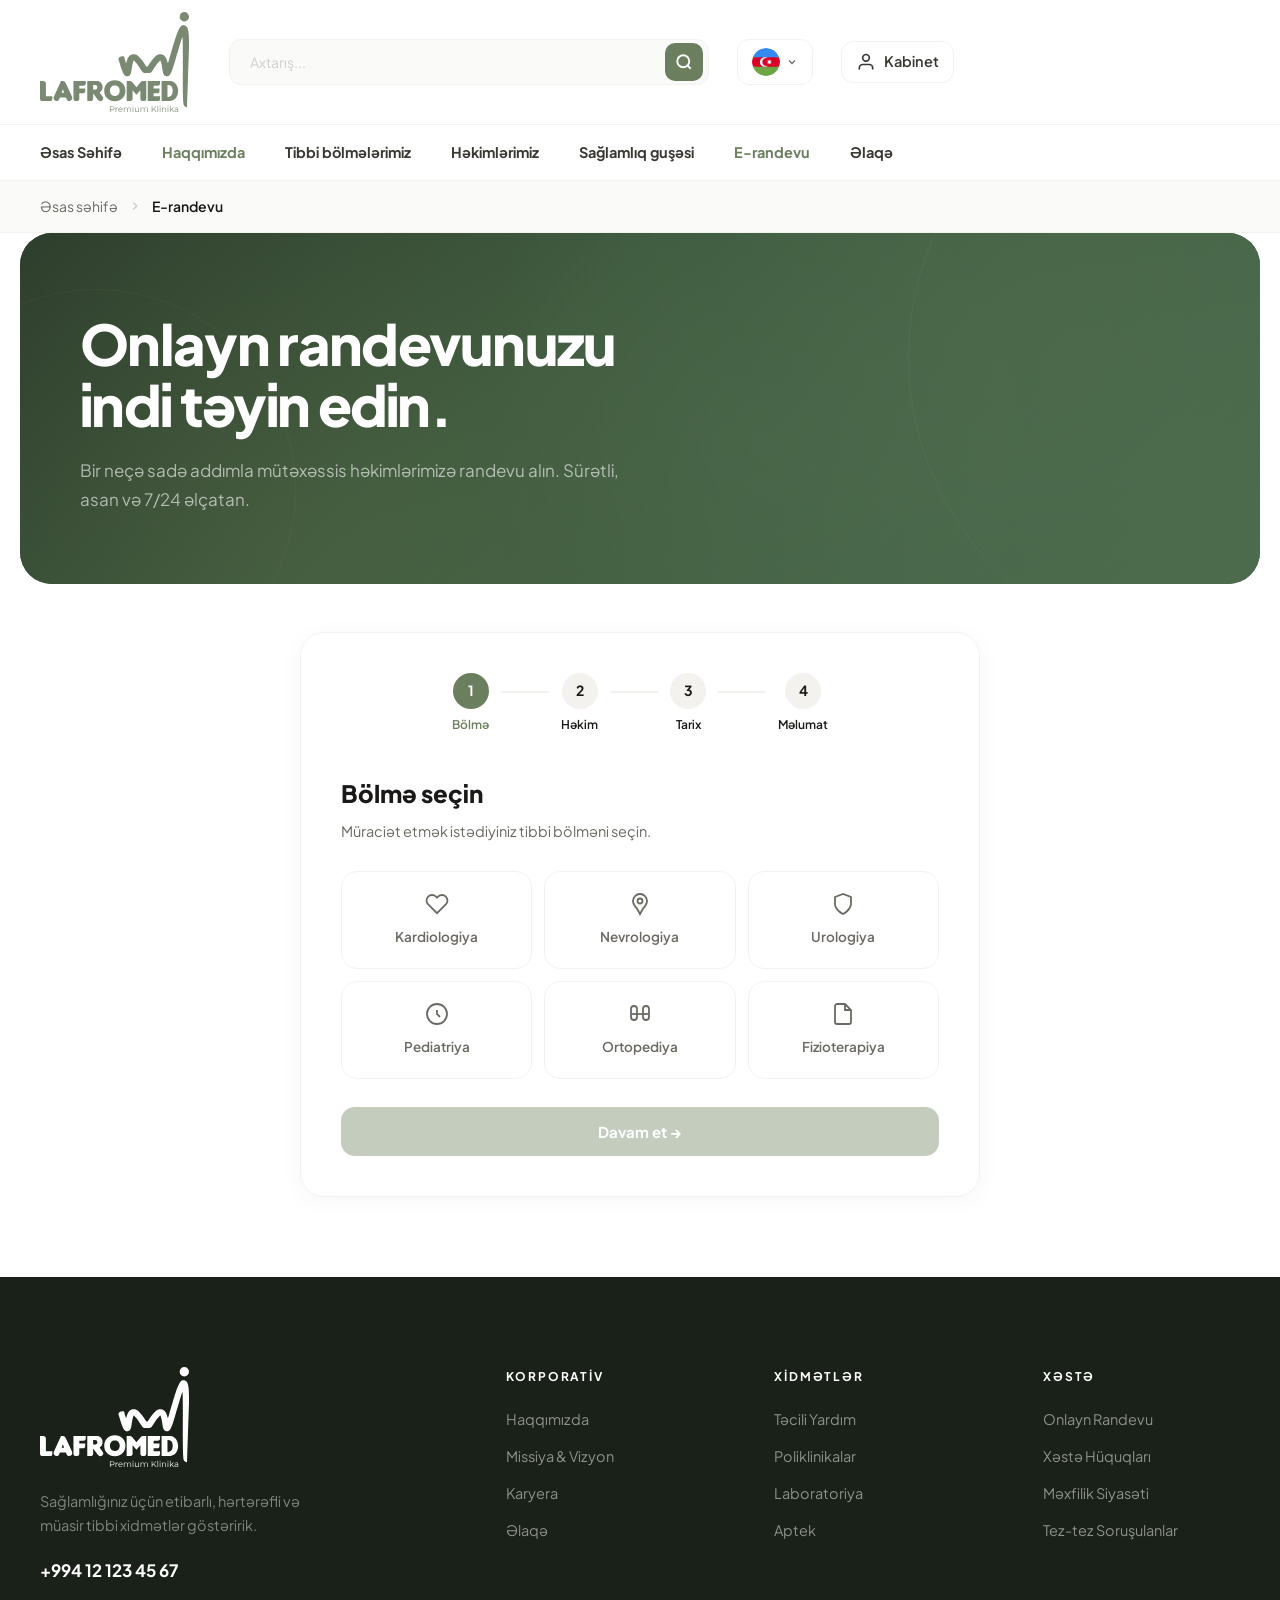
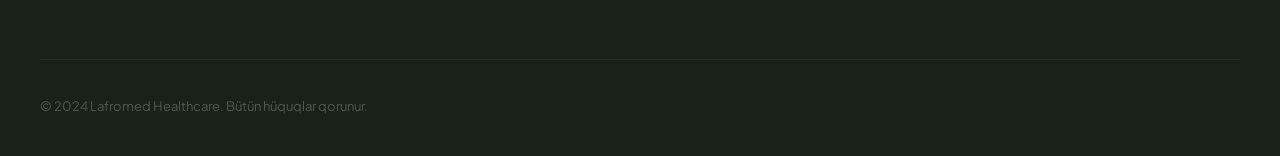
<file: appointment.html>
<!DOCTYPE html>
<html lang="az">
<head>
  <meta charset="UTF-8" />
  <meta name="viewport" content="width=device-width, initial-scale=1.0" />
  <title>E-randevu — Lafromed Healthcare</title>
  <link rel="stylesheet" href="style.css" />
  <link rel="stylesheet" href="appointment.css" />
</head>
<body>


  <!-- ── HEADER TOP (not sticky, scrolls away) ──────────── -->
  <header class="header-top">
    <div class="header-top-inner">
      <a href="index.html" class="logo">
        <img src="uploads/logo.svg" alt="Lafromed Healthcare" class="logo-img logo-desktop" /><img src="uploads/logo_mobile.svg" alt="Lafromed Healthcare" class="logo-img logo-mobile" />
      </a>
      <div class="header-top-right">
        <div class="header-search">
          <input type="text" placeholder="Axtarış..." data-i18n-placeholder="header_search_placeholder" class="header-search-input" />
          <button class="header-search-btn" aria-label="Axtar">
            <svg width="18" height="18" viewBox="0 0 24 24" fill="none" stroke="currentColor" stroke-width="2.5"><circle cx="11" cy="11" r="8"/><line x1="21" y1="21" x2="16.65" y2="16.65"/></svg>
          </button>
        </div>
        <div class="header-actions">
          <div class="header-lang" id="langToggle">
            <img src="uploads/langs/aze.svg" alt="AZ" class="lang-flag" id="currentFlag" />
            <svg class="lang-chevron" width="12" height="12" viewBox="0 0 24 24" fill="none" stroke="currentColor" stroke-width="2.5"><polyline points="6 9 12 15 18 9"/></svg>
            <div class="lang-dropdown" id="langDropdown">
              <button class="lang-option active" data-lang="az" data-flag="uploads/langs/aze.svg"><img src="uploads/langs/aze.svg" alt="" class="lang-flag" /> Azərbaycan</button>
              <button class="lang-option" data-lang="en" data-flag="uploads/langs/eng.svg"><img src="uploads/langs/eng.svg" alt="" class="lang-flag" /> English</button>
              <button class="lang-option" data-lang="ru" data-flag="uploads/langs/ru.svg"><img src="uploads/langs/ru.svg" alt="" class="lang-flag" /> Русский</button>
            </div>
          </div>
          <a href="login.html" class="header-login">
            <svg width="20" height="20" viewBox="0 0 24 24" fill="none" stroke="currentColor" stroke-width="2"><path d="M20 21v-2a4 4 0 00-4-4H8a4 4 0 00-4 4v2"/><circle cx="12" cy="7" r="4"/></svg>
            <span data-i18n="header_cabinet">Kabinet</span>
          </a>
        </div>
      </div>
      <!-- Mobile actions -->
      <div class="header-mobile-actions">
        <div class="header-lang" id="langToggleMob">
          <img src="uploads/langs/aze.svg" alt="AZ" class="lang-flag" id="currentFlagMob" />
          <svg class="lang-chevron" width="10" height="10" viewBox="0 0 24 24" fill="none" stroke="currentColor" stroke-width="3"><polyline points="6 9 12 15 18 9"/></svg>
          <div class="lang-dropdown" id="langDropdownMob">
            <button class="lang-option active" data-lang="az" data-flag="uploads/langs/aze.svg"><img src="uploads/langs/aze.svg" alt="" class="lang-flag" /> Azərbaycan</button>
            <button class="lang-option" data-lang="en" data-flag="uploads/langs/eng.svg"><img src="uploads/langs/eng.svg" alt="" class="lang-flag" /> English</button>
            <button class="lang-option" data-lang="ru" data-flag="uploads/langs/ru.svg"><img src="uploads/langs/ru.svg" alt="" class="lang-flag" /> Русский</button>
          </div>
        </div>
        <button class="mobile-icon-btn" id="mobileSearchBtn" aria-label="Axtar">
          <svg width="20" height="20" viewBox="0 0 24 24" fill="none" stroke="currentColor" stroke-width="2"><circle cx="11" cy="11" r="8"/><line x1="21" y1="21" x2="16.65" y2="16.65"/></svg>
        </button>
        <button class="hamburger" id="hamburger" aria-label="Menu">
          <span></span><span></span><span></span>
        </button>
      </div>
    </div>
  </header>

  <!-- ── SPOTLIGHT SEARCH OVERLAY ──────────────────────── -->
  <div class="spotlight-overlay" id="spotlightOverlay">
    <div class="spotlight-backdrop" id="spotlightBackdrop"></div>
    <div class="spotlight-box">
      <div class="spotlight-input-wrap">
        <svg class="spotlight-icon" width="22" height="22" viewBox="0 0 24 24" fill="none" stroke="currentColor" stroke-width="2.5"><circle cx="11" cy="11" r="8"/><line x1="21" y1="21" x2="16.65" y2="16.65"/></svg>
        <input type="text" class="spotlight-input" id="spotlightInput" placeholder="Axtarış..." data-i18n-placeholder="header_search_placeholder" autocomplete="off" />
        <button class="spotlight-search-btn" id="spotlightSearchBtn" aria-label="Axtar">
          <svg width="20" height="20" viewBox="0 0 24 24" fill="none" stroke="currentColor" stroke-width="2.5"><circle cx="11" cy="11" r="8"/><line x1="21" y1="21" x2="16.65" y2="16.65"/></svg>
        </button>
      </div>
    </div>
  </div>

  <!-- ── HEADER NAV (sticky — only this sticks on scroll) ── -->
  <nav class="header-nav" id="headerNav">
    <div class="header-nav-inner">
      <div class="header-nav-links">
        <a href="index.html" class="nav-item" data-i18n="nav_home">Əsas Səhifə</a>
        <a href="about.html" class="nav-item active-nav"data-i18n="nav_about">Haqqımızda</a>
        <a href="departments.html" class="nav-item"data-i18n="nav_departments">Tibbi bölmələrimiz</a>
        <a href="doctors.html" class="nav-item"data-i18n="nav_doctors">Həkimlərimiz</a>
        <a href="blog.html" class="nav-item"data-i18n="nav_health_corner">Sağlamlıq guşəsi</a>
        <a href="appointment.html" class="nav-item active-nav"data-i18n="nav_appointment">E-randevu</a>
        <a href="contact.html" class="nav-item"data-i18n="nav_contact">Əlaqə</a>
      </div>
    </div>
  </nav>

  <!-- ── MOBILE SLIDE-IN MENU (right side) ─────────── -->
  <div class="mobile-overlay" id="mobileOverlay"></div>
  <aside class="mobile-menu" id="mobileMenu">
    <div class="mobile-menu-top">
      <button class="mobile-menu-close" id="mobileClose" aria-label="Bağla">
        <svg width="24" height="24" viewBox="0 0 24 24" fill="none" stroke="currentColor" stroke-width="2.5"><line x1="18" y1="6" x2="6" y2="18"/><line x1="6" y1="6" x2="18" y2="18"/></svg>
      </button>
    </div>
<nav class="mobile-menu-links">
      <a href="index.html" class="mob-link" data-i18n="nav_home">Əsas Səhifə</a>
      <a href="about.html" class="mob-link"data-i18n="nav_about">Haqqımızda</a>
      <a href="departments.html" class="mob-link"data-i18n="nav_departments">Tibbi bölmələrimiz</a>
      <a href="doctors.html" class="mob-link"data-i18n="nav_doctors">Həkimlərimiz</a>
      <a href="blog.html" class="mob-link"data-i18n="nav_health_corner">Sağlamlıq guşəsi</a>
      <a href="appointment.html" class="mob-link"data-i18n="nav_appointment">E-randevu</a>
      <a href="contact.html" class="mob-link"data-i18n="nav_contact">Əlaqə</a>
      <div class="mob-divider"></div>
      <a href="login.html" class="mob-link mob-cabinet">
        <svg width="20" height="20" viewBox="0 0 24 24" fill="none" stroke="currentColor" stroke-width="2"><path d="M20 21v-2a4 4 0 00-4-4H8a4 4 0 00-4 4v2"/><circle cx="12" cy="7" r="4"/></svg>
        Kabinet
      </a>
    </nav>
  </aside>

  <!-- ── BREADCRUMB ──────────────────────────────────────── -->
  <div class="appt-breadcrumb">
    <div class="appt-breadcrumb-inner">
      <a href="index.html">Əsas səhifə</a>
      <svg width="14" height="14" viewBox="0 0 24 24" fill="none" stroke="currentColor" stroke-width="2.5"><polyline points="9 18 15 12 9 6"/></svg>
      <span>E-randevu</span>
    </div>
  </div>

  <!-- ── PAGE HERO ─────────────────────────────────────── -->
  <section class="appt-hero">
    <div class="appt-hero-bg">
      <div class="appt-hero-pattern"></div>
    </div>
    <div class="appt-hero-content">
      <h1 class="appt-hero-title">Onlayn randevunuzu<br/>indi təyin edin.</h1>
      <p class="appt-hero-desc">Bir neçə sadə addımla mütəxəssis həkimlərimizə randevu alın. Sürətli, asan və 7/24 əlçatan.</p>
    </div>
  </section>

  <!-- ── APPOINTMENT FORM ────────────────────────────────── -->
  <section class="appt-section">
    <div class="appt-container">
      <div class="appt-layout">

        <!-- ── Left: Form ──────────────────────────────── -->
        <div class="appt-form-card">
          <div class="appt-form-header">
            <div class="appt-step-indicator">
              <div class="appt-step active" data-step="1"><span>1</span><p>Bölmə</p></div>
              <div class="appt-step-line"></div>
              <div class="appt-step" data-step="2"><span>2</span><p>Həkim</p></div>
              <div class="appt-step-line"></div>
              <div class="appt-step" data-step="3"><span>3</span><p>Tarix</p></div>
              <div class="appt-step-line"></div>
              <div class="appt-step" data-step="4"><span>4</span><p>Məlumat</p></div>
            </div>
          </div>

          <form class="appt-form" id="apptForm">
            <!-- Step 1: Department -->
            <div class="appt-form-step active" id="step1">
              <h2>Bölmə seçin</h2>
              <p class="appt-form-desc">Müraciət etmək istədiyiniz tibbi bölməni seçin.</p>
              <div class="appt-dept-grid" id="deptGrid">
                <label class="appt-dept-option">
                  <input type="radio" name="department" value="Kardiologiya" />
                  <div class="appt-dept-box">
                    <svg width="24" height="24" viewBox="0 0 24 24" fill="none" stroke="currentColor" stroke-width="1.8"><path d="M20.84 4.61a5.5 5.5 0 00-7.78 0L12 5.67l-1.06-1.06a5.5 5.5 0 00-7.78 7.78l1.06 1.06L12 21.23l7.78-7.78 1.06-1.06a5.5 5.5 0 000-7.78z"/></svg>
                    <span>Kardiologiya</span>
                  </div>
                </label>
                <label class="appt-dept-option">
                  <input type="radio" name="department" value="Nevrologiya" />
                  <div class="appt-dept-box">
                    <svg width="24" height="24" viewBox="0 0 24 24" fill="none" stroke="currentColor" stroke-width="1.8"><path d="M12 2a7 7 0 017 7c0 3-2 5.5-4 7.5L12 22l-3-5.5C7 14.5 5 12 5 9a7 7 0 017-7z"/><circle cx="12" cy="9" r="2.5"/></svg>
                    <span>Nevrologiya</span>
                  </div>
                </label>
                <label class="appt-dept-option">
                  <input type="radio" name="department" value="Urologiya" />
                  <div class="appt-dept-box">
                    <svg width="24" height="24" viewBox="0 0 24 24" fill="none" stroke="currentColor" stroke-width="1.8"><path d="M12 22s8-4 8-10V5l-8-3-8 3v7c0 6 8 10 8 10z"/></svg>
                    <span>Urologiya</span>
                  </div>
                </label>
                <label class="appt-dept-option">
                  <input type="radio" name="department" value="Pediatriya" />
                  <div class="appt-dept-box">
                    <svg width="24" height="24" viewBox="0 0 24 24" fill="none" stroke="currentColor" stroke-width="1.8"><circle cx="12" cy="12" r="10"/><path d="M12 8v4l3 3"/></svg>
                    <span>Pediatriya</span>
                  </div>
                </label>
                <label class="appt-dept-option">
                  <input type="radio" name="department" value="Ortopediya" />
                  <div class="appt-dept-box">
                    <svg width="24" height="24" viewBox="0 0 24 24" fill="none" stroke="currentColor" stroke-width="1.8"><path d="M18 4a3 3 0 00-3 3v8a3 3 0 006 0V7a3 3 0 00-3-3z"/><path d="M6 4a3 3 0 00-3 3v8a3 3 0 006 0V7a3 3 0 00-3-3z"/><path d="M3 12h18"/></svg>
                    <span>Ortopediya</span>
                  </div>
                </label>
                <label class="appt-dept-option">
                  <input type="radio" name="department" value="Fizioterapiya" />
                  <div class="appt-dept-box">
                    <svg width="24" height="24" viewBox="0 0 24 24" fill="none" stroke="currentColor" stroke-width="1.8"><path d="M14 2H6a2 2 0 00-2 2v16a2 2 0 002 2h12a2 2 0 002-2V8z"/><polyline points="14 2 14 8 20 8"/></svg>
                    <span>Fizioterapiya</span>
                  </div>
                </label>
              </div>
              <button type="button" class="appt-next-btn" id="nextStep1" disabled>Davam et →</button>
            </div>

            <!-- Step 2: Doctor -->
            <div class="appt-form-step" id="step2">
              <h2>Həkim seçin</h2>
              <p class="appt-form-desc">Seçdiyiniz bölmədəki həkimlərdən birini seçin.</p>
              <div class="appt-doctor-list" id="doctorList">
                <!-- Populated by JS -->
              </div>
              <div class="appt-nav-btns">
                <button type="button" class="appt-back-btn" id="backStep2">← Geri</button>
                <button type="button" class="appt-next-btn" id="nextStep2" disabled>Davam et →</button>
              </div>
            </div>

            <!-- Step 3: Date & Time -->
            <div class="appt-form-step" id="step3">
              <h2>Tarix və vaxt seçin</h2>
              <p class="appt-form-desc">Sizin üçün uyğun olan tarixi və vaxtı seçin.</p>
              <div class="appt-datetime">
                <div class="appt-field">
                  <label>Tarix</label>
                  <input type="date" id="apptDate" required />
                </div>
                <div class="appt-field">
                  <label>Vaxt</label>
                  <select id="apptTime" required>
                    <option value="">Vaxt seçin</option>
                    <option>09:00</option>
                    <option>09:30</option>
                    <option>10:00</option>
                    <option>10:30</option>
                    <option>11:00</option>
                    <option>11:30</option>
                    <option>13:00</option>
                    <option>13:30</option>
                    <option>14:00</option>
                    <option>14:30</option>
                    <option>15:00</option>
                    <option>15:30</option>
                    <option>16:00</option>
                    <option>16:30</option>
                  </select>
                </div>
              </div>
              <div class="appt-nav-btns">
                <button type="button" class="appt-back-btn" id="backStep3">← Geri</button>
                <button type="button" class="appt-next-btn" id="nextStep3" disabled>Davam et →</button>
              </div>
            </div>

            <!-- Step 4: Personal Info -->
            <div class="appt-form-step" id="step4">
              <h2>Şəxsi məlumatlarınız</h2>
              <p class="appt-form-desc">Randevunuzun təsdiqi üçün məlumatlarınızı daxil edin.</p>
              <div class="appt-personal-fields">
                <div class="appt-field-row">
                  <div class="appt-field">
                    <label>Ad</label>
                    <input type="text" id="apptName" placeholder="Adınız" required />
                  </div>
                  <div class="appt-field">
                    <label>Soyad</label>
                    <input type="text" id="apptSurname" placeholder="Soyadınız" required />
                  </div>
                </div>
                <div class="appt-field-row">
                  <div class="appt-field">
                    <label>Telefon</label>
                    <input type="tel" id="apptPhone" placeholder="+994 5x xxx xx xx" required />
                  </div>
                  <div class="appt-field">
                    <label>E-mail</label>
                    <input type="email" id="apptEmail" placeholder="sizin@email.az" />
                  </div>
                </div>
                <div class="appt-field">
                  <label>Qeydləriniz (istəyə bağlı)</label>
                  <textarea id="apptNotes" placeholder="Şikayətinizi və ya qeydlərinizi yazın..." rows="3"></textarea>
                </div>
              </div>
              <div class="appt-nav-btns">
                <button type="button" class="appt-back-btn" id="backStep4">← Geri</button>
                <button type="submit" class="appt-submit-btn">Randevunu Təsdiqlə</button>
              </div>
            </div>

            <!-- Success -->
            <div class="appt-form-step" id="stepSuccess">
              <div class="appt-success">
                <div class="appt-success-icon">
                  <svg width="48" height="48" viewBox="0 0 24 24" fill="none" stroke="currentColor" stroke-width="2"><path d="M22 11.08V12a10 10 0 11-5.93-9.14"/><polyline points="22 4 12 14.01 9 11.01"/></svg>
                </div>
                <h2>Randevunuz uğurla qeydə alındı!</h2>
                <p>Ən qısa zamanda sizinlə əlaqə saxlanılacaq. Təşəkkür edirik!</p>
                <div class="appt-summary" id="apptSummary"></div>
                <a href="index.html" class="appt-home-btn">Əsas səhifəyə qayıt</a>
              </div>
            </div>
          </form>
        </div>

      </div>
    </div>
  </section>

  <footer class="footer">
    <div class="footer-inner">
      <div class="footer-brand">
        <div class="logo"><img src="uploads/logo.svg" alt="Lafromed Healthcare" class="logo-img footer-logo-img" /></div>
        <p data-i18n="footer_desc">Saglamliginiz ucun etibarlı, herterefli ve muasir tibbi xidmetler gosteririk.</p>
        <p class="footer-phone"><strong>+994 12 123 45 67</strong></p>
      </div>
      <div class="footer-links"><h4 data-i18n="footer_corporate">Korporativ</h4><a href="#"data-i18n="footer_about">Haqqimizda</a><a href="#"data-i18n="footer_mission">Missiya &amp; Vizyon</a><a href="#"data-i18n="footer_career">Karyera</a><a href="#"data-i18n="footer_contact">Elaqe</a></div>
      <div class="footer-links"><h4 data-i18n="footer_services">Xidmetler</h4><a href="#"data-i18n="footer_emergency">Tecili Yardim</a><a href="#"data-i18n="footer_clinics">Poliklinikalar</a><a href="#"data-i18n="footer_laboratory">Laboratoriya</a><a href="#"data-i18n="footer_pharmacy">Aptek</a></div>
      <div class="footer-links"><h4 data-i18n="footer_patient">Xeste</h4><a href="#"data-i18n="footer_online_appointment">Onlayn Randevu</a><a href="#"data-i18n="footer_patient_rights">Xeste Huquqlari</a><a href="#"data-i18n="footer_privacy">Mexfilik Siyaseti</a><a href="#"data-i18n="footer_faq">Tez-tez Sorusulanlar</a></div>
    </div>
    <div class="footer-bottom"><p data-i18n-html="footer_copyright">&copy; 2024 Lafromed Healthcare. Butun huquqlar qorunur.</p></div>
  </footer>

  <script src="script.js"></script>
  <script src="i18n.js"></script>
  <script>
    const doctorData = {
      'Kardiologiya': [
        { name: 'Fərq etməz', value: 'any' },
        { name: 'Dr. Aysel Məmmədova', value: 'aysel-mammadova' }
      ],
      'Nevrologiya': [
        { name: 'Fərq etməz', value: 'any' },
        { name: 'Dr. Tural Həsənov', value: 'tural-hasanov' }
      ],
      'Urologiya': [
        { name: 'Fərq etməz', value: 'any' },
        { name: 'Dr. Cəfər Əhmədli', value: 'jafar-ahmadli' }
      ],
      'Pediatriya': [
        { name: 'Fərq etməz', value: 'any' },
        { name: 'Dr. Münəvvər Həsənova', value: 'munavvar-hasanova' }
      ],
      'Ortopediya': [
        { name: 'Fərq etməz', value: 'any' },
        { name: 'Dr. Kamran İsmayılov', value: 'kamran-ismayilov' }
      ],
      'Fizioterapiya': [
        { name: 'Fərq etməz', value: 'any' },
        { name: 'Dr. Rüfət Cabbarlı', value: 'rufat-jabbarli' }
      ]
    };

    const steps = document.querySelectorAll('.appt-form-step');
    const stepIndicators = document.querySelectorAll('.appt-step');
    const doctorList = document.getElementById('doctorList');
    let currentStep = 1;

    function showStep(n) {
      steps.forEach(s => s.classList.remove('active'));
      document.getElementById(n === 5 ? 'stepSuccess' : 'step' + n).classList.add('active');
      stepIndicators.forEach((s, i) => {
        s.classList.toggle('active', i + 1 <= n);
        s.classList.toggle('done', i + 1 < n);
      });
      currentStep = n;
    }

    const deptRadios = document.querySelectorAll('input[name="department"]');
    const nextStep1 = document.getElementById('nextStep1');
    deptRadios.forEach(r => { r.addEventListener('change', () => { nextStep1.disabled = false; }); });
    nextStep1.addEventListener('click', () => {
      const dept = document.querySelector('input[name="department"]:checked').value;
      populateDoctors(dept);
      showStep(2);
    });

    function populateDoctors(dept) {
      const doctors = doctorData[dept] || [];
      doctorList.innerHTML = '';
      doctors.forEach(doc => {
        const label = document.createElement('label');
        label.className = 'appt-doctor-option';
        label.innerHTML = '<input type="radio" name="doctor" value="' + doc.value + '" /><div class="appt-doctor-box"><span class="appt-doctor-name">' + doc.name + '</span>' + (doc.value !== 'any' ? '<span class="appt-doctor-dept">' + dept + '</span>' : '') + '</div>';
        doctorList.appendChild(label);
      });
      const nextStep2 = document.getElementById('nextStep2');
      nextStep2.disabled = true;
      doctorList.querySelectorAll('input').forEach(r => { r.addEventListener('change', () => { nextStep2.disabled = false; }); });
    }

    document.getElementById('nextStep2').addEventListener('click', () => showStep(3));
    document.getElementById('backStep2').addEventListener('click', () => showStep(1));

    const apptDate = document.getElementById('apptDate');
    const apptTime = document.getElementById('apptTime');
    const nextStep3 = document.getElementById('nextStep3');
    apptDate.setAttribute('min', new Date().toISOString().split('T')[0]);
    function checkStep3() { nextStep3.disabled = !(apptDate.value && apptTime.value); }
    apptDate.addEventListener('change', checkStep3);
    apptTime.addEventListener('change', checkStep3);
    nextStep3.addEventListener('click', () => showStep(4));
    document.getElementById('backStep3').addEventListener('click', () => showStep(2));

    document.getElementById('backStep4').addEventListener('click', () => showStep(3));
    document.getElementById('apptForm').addEventListener('submit', (e) => {
      e.preventDefault();
      const dept = document.querySelector('input[name="department"]:checked')?.value;
      const doc = document.querySelector('input[name="doctor"]:checked');
      const docName = doc ? doc.parentElement.querySelector('.appt-doctor-name').textContent : '';
      const dateRaw = apptDate.value;
      const dateParts = dateRaw.split('-');
      const date = dateParts[2] + '.' + dateParts[1] + '.' + dateParts[0];
      const time = apptTime.value;
      const name = document.getElementById('apptName').value;
      const surname = document.getElementById('apptSurname').value;
      document.getElementById('apptSummary').innerHTML = '<div class="appt-summary-row"><span>Bölmə:</span><strong>' + dept + '</strong></div><div class="appt-summary-row"><span>Həkim:</span><strong>' + docName + '</strong></div><div class="appt-summary-row"><span>Tarix:</span><strong>' + date + '</strong></div><div class="appt-summary-row"><span>Vaxt:</span><strong>' + time + '</strong></div><div class="appt-summary-row"><span>Xəstə:</span><strong>' + name + ' ' + surname + '</strong></div>';
      showStep(5);
    });
  </script>
</body>
</html>
</file>
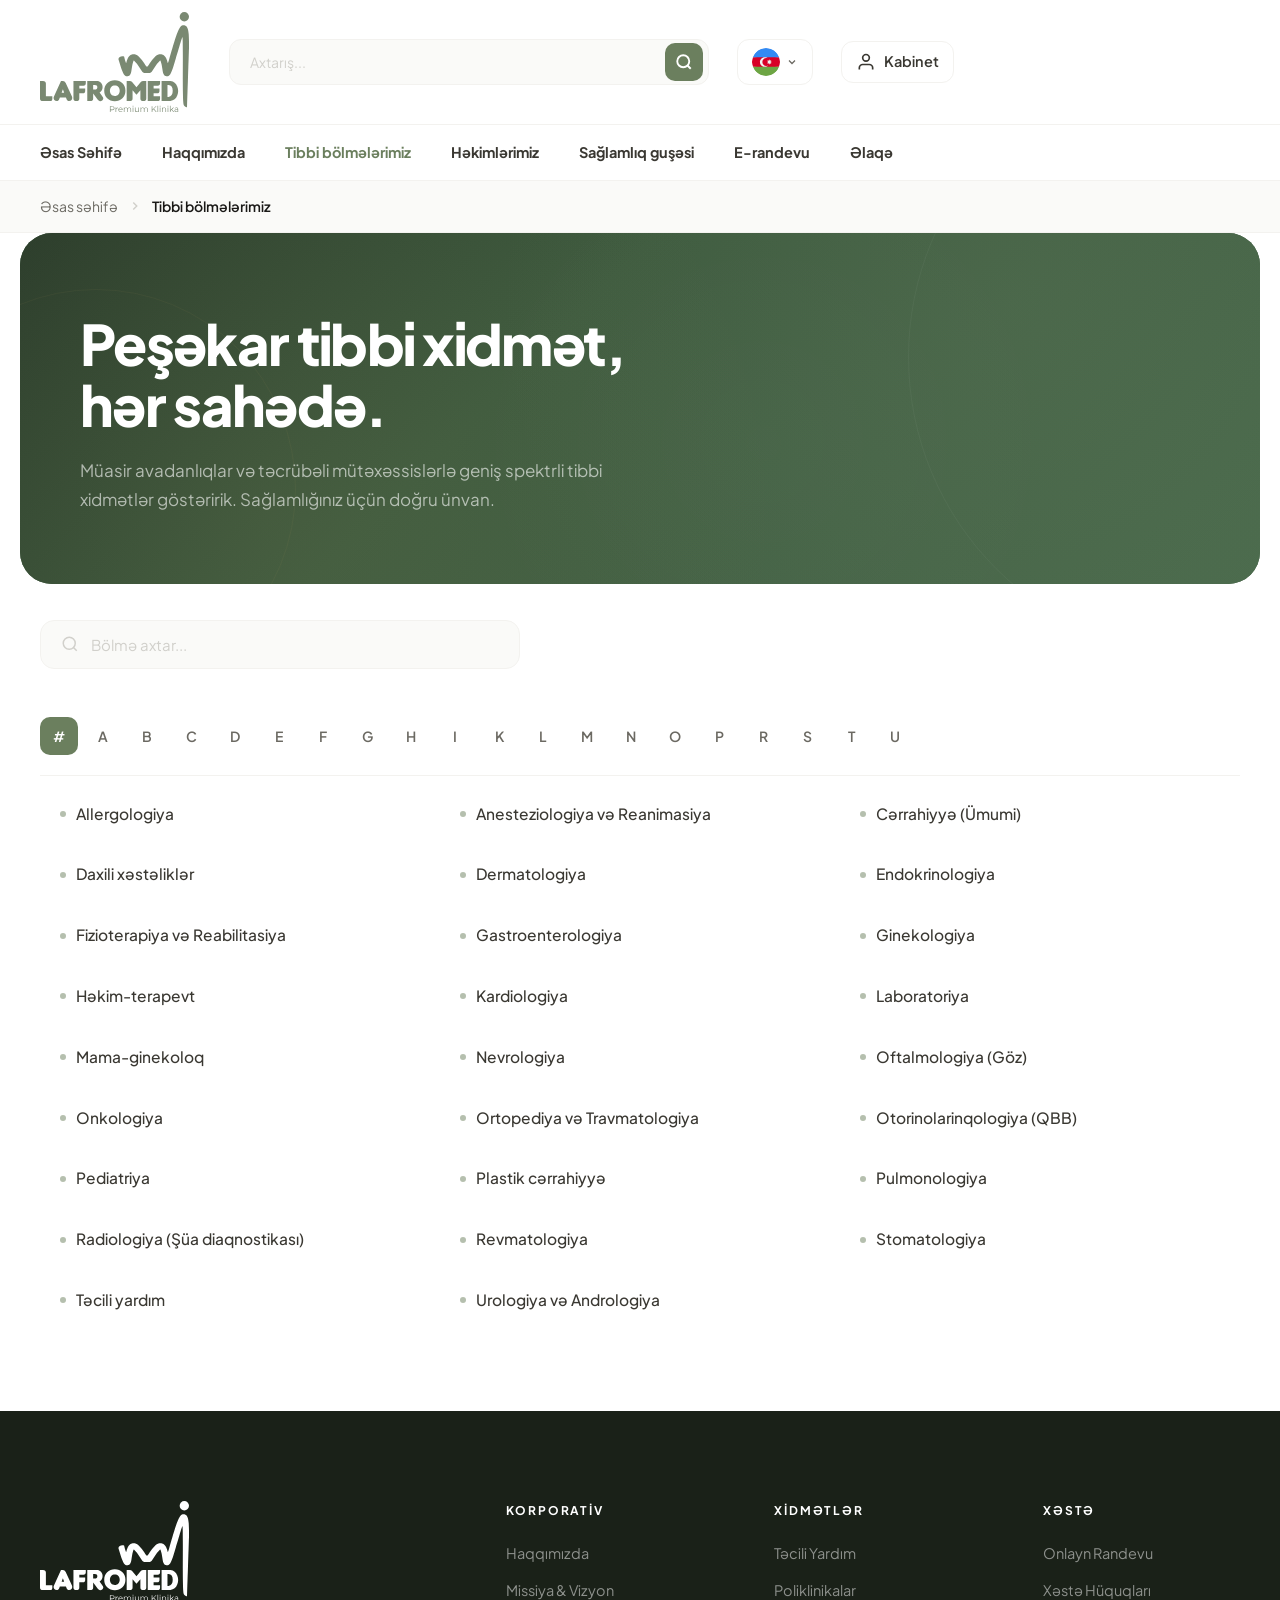
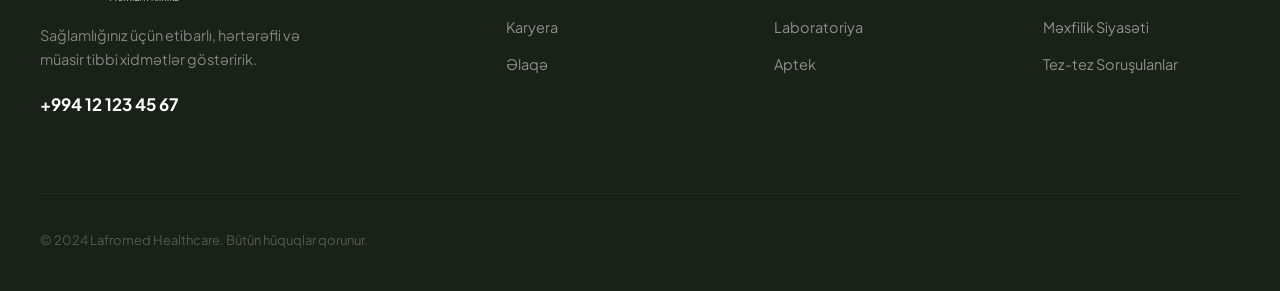
<file: departments.html>
<!DOCTYPE html>
<html lang="az">
<head>
  <meta charset="UTF-8" />
  <meta name="viewport" content="width=device-width, initial-scale=1.0" />
  <title>Tibbi Bölmələrimiz — Lafromed Healthcare</title>
  <link rel="stylesheet" href="style.css" />
  <link rel="stylesheet" href="departments.css" />
</head>
<body>

  <!-- ── HEADER TOP (not sticky, scrolls away) ──────────── -->
  <header class="header-top">
    <div class="header-top-inner">
      <a href="index.html" class="logo">
        <img src="uploads/logo.svg" alt="Lafromed Healthcare" class="logo-img logo-desktop" /><img src="uploads/logo_mobile.svg" alt="Lafromed Healthcare" class="logo-img logo-mobile" />
      </a>
      <div class="header-top-right">
        <div class="header-search">
          <input type="text" placeholder="Axtarış..." data-i18n-placeholder="header_search_placeholder" class="header-search-input" />
          <button class="header-search-btn" aria-label="Axtar">
            <svg width="18" height="18" viewBox="0 0 24 24" fill="none" stroke="currentColor" stroke-width="2.5"><circle cx="11" cy="11" r="8"/><line x1="21" y1="21" x2="16.65" y2="16.65"/></svg>
          </button>
        </div>
        <div class="header-actions">
          <div class="header-lang" id="langToggle">
            <img src="uploads/langs/aze.svg" alt="AZ" class="lang-flag" id="currentFlag" />
            <svg class="lang-chevron" width="12" height="12" viewBox="0 0 24 24" fill="none" stroke="currentColor" stroke-width="2.5"><polyline points="6 9 12 15 18 9"/></svg>
            <div class="lang-dropdown" id="langDropdown">
              <button class="lang-option active" data-lang="az" data-flag="uploads/langs/aze.svg"><img src="uploads/langs/aze.svg" alt="" class="lang-flag" /> Azərbaycan</button>
              <button class="lang-option" data-lang="en" data-flag="uploads/langs/eng.svg"><img src="uploads/langs/eng.svg" alt="" class="lang-flag" /> English</button>
              <button class="lang-option" data-lang="ru" data-flag="uploads/langs/ru.svg"><img src="uploads/langs/ru.svg" alt="" class="lang-flag" /> Русский</button>
            </div>
          </div>
          <a href="login.html" class="header-login">
            <svg width="20" height="20" viewBox="0 0 24 24" fill="none" stroke="currentColor" stroke-width="2"><path d="M20 21v-2a4 4 0 00-4-4H8a4 4 0 00-4 4v2"/><circle cx="12" cy="7" r="4"/></svg>
            <span data-i18n="header_cabinet">Kabinet</span>
          </a>
        </div>
      </div>
      <!-- Mobile actions -->
      <div class="header-mobile-actions">
        <div class="header-lang" id="langToggleMob">
          <img src="uploads/langs/aze.svg" alt="AZ" class="lang-flag" id="currentFlagMob" />
          <svg class="lang-chevron" width="10" height="10" viewBox="0 0 24 24" fill="none" stroke="currentColor" stroke-width="3"><polyline points="6 9 12 15 18 9"/></svg>
          <div class="lang-dropdown" id="langDropdownMob">
            <button class="lang-option active" data-lang="az" data-flag="uploads/langs/aze.svg"><img src="uploads/langs/aze.svg" alt="" class="lang-flag" /> Azərbaycan</button>
            <button class="lang-option" data-lang="en" data-flag="uploads/langs/eng.svg"><img src="uploads/langs/eng.svg" alt="" class="lang-flag" /> English</button>
            <button class="lang-option" data-lang="ru" data-flag="uploads/langs/ru.svg"><img src="uploads/langs/ru.svg" alt="" class="lang-flag" /> Русский</button>
          </div>
        </div>
        <button class="mobile-icon-btn" id="mobileSearchBtn" aria-label="Axtar">
          <svg width="20" height="20" viewBox="0 0 24 24" fill="none" stroke="currentColor" stroke-width="2"><circle cx="11" cy="11" r="8"/><line x1="21" y1="21" x2="16.65" y2="16.65"/></svg>
        </button>
        <button class="hamburger" id="hamburger" aria-label="Menu">
          <span></span><span></span><span></span>
        </button>
      </div>
    </div>
  </header>

  <!-- ── SPOTLIGHT SEARCH OVERLAY ──────────────────────── -->
  <div class="spotlight-overlay" id="spotlightOverlay">
    <div class="spotlight-backdrop" id="spotlightBackdrop"></div>
    <div class="spotlight-box">
      <div class="spotlight-input-wrap">
        <svg class="spotlight-icon" width="22" height="22" viewBox="0 0 24 24" fill="none" stroke="currentColor" stroke-width="2.5"><circle cx="11" cy="11" r="8"/><line x1="21" y1="21" x2="16.65" y2="16.65"/></svg>
        <input type="text" class="spotlight-input" id="spotlightInput" placeholder="Axtarış..." data-i18n-placeholder="header_search_placeholder" autocomplete="off" />
        <button class="spotlight-search-btn" id="spotlightSearchBtn" aria-label="Axtar">
          <svg width="20" height="20" viewBox="0 0 24 24" fill="none" stroke="currentColor" stroke-width="2.5"><circle cx="11" cy="11" r="8"/><line x1="21" y1="21" x2="16.65" y2="16.65"/></svg>
        </button>
      </div>
    </div>
  </div>

  <!-- ── HEADER NAV (sticky — only this sticks on scroll) ── -->
  <nav class="header-nav" id="headerNav">
    <div class="header-nav-inner">
      <div class="header-nav-links">
        <a href="index.html" class="nav-item" data-i18n="nav_home">Əsas Səhifə</a>
        <a href="about.html" class="nav-item"data-i18n="nav_about">Haqqımızda</a>
        <a href="departments.html" class="nav-item active-nav"data-i18n="nav_departments">Tibbi bölmələrimiz</a>
        <a href="doctors.html" class="nav-item"data-i18n="nav_doctors">Həkimlərimiz</a>
        <a href="blog.html" class="nav-item"data-i18n="nav_health_corner">Sağlamlıq guşəsi</a>
        <a href="appointment.html" class="nav-item"data-i18n="nav_appointment">E-randevu</a>
        <a href="contact.html" class="nav-item"data-i18n="nav_contact">Əlaqə</a>
      </div>
    </div>
  </nav>

  <!-- ── MOBILE SLIDE-IN MENU (right side) ─────────── -->
  <div class="mobile-overlay" id="mobileOverlay"></div>
  <aside class="mobile-menu" id="mobileMenu">
    <div class="mobile-menu-top">
      <button class="mobile-menu-close" id="mobileClose" aria-label="Bağla">
        <svg width="24" height="24" viewBox="0 0 24 24" fill="none" stroke="currentColor" stroke-width="2.5"><line x1="18" y1="6" x2="6" y2="18"/><line x1="6" y1="6" x2="18" y2="18"/></svg>
      </button>
    </div>
<nav class="mobile-menu-links">
      <a href="index.html" class="mob-link" data-i18n="nav_home">Əsas Səhifə</a>
      <a href="about.html" class="mob-link"data-i18n="nav_about">Haqqımızda</a>
      <a href="departments.html" class="mob-link"data-i18n="nav_departments">Tibbi bölmələrimiz</a>
      <a href="doctors.html" class="mob-link"data-i18n="nav_doctors">Həkimlərimiz</a>
      <a href="blog.html" class="mob-link"data-i18n="nav_health_corner">Sağlamlıq guşəsi</a>
      <a href="appointment.html" class="mob-link"data-i18n="nav_appointment">E-randevu</a>
      <a href="contact.html" class="mob-link"data-i18n="nav_contact">Əlaqə</a>
      <div class="mob-divider"></div>
      <a href="login.html" class="mob-link mob-cabinet">
        <svg width="20" height="20" viewBox="0 0 24 24" fill="none" stroke="currentColor" stroke-width="2"><path d="M20 21v-2a4 4 0 00-4-4H8a4 4 0 00-4 4v2"/><circle cx="12" cy="7" r="4"/></svg>
        Kabinet
      </a>
    </nav>
  </aside>

  <!-- ── BREADCRUMB ──────────────────────────────────────── -->
  <div class="dept-breadcrumb">
    <div class="dept-breadcrumb-inner">
      <a href="index.html">Əsas səhifə</a>
      <svg width="14" height="14" viewBox="0 0 24 24" fill="none" stroke="currentColor" stroke-width="2.5"><polyline points="9 18 15 12 9 6"/></svg>
      <span>Tibbi bölmələrimiz</span>
    </div>
  </div>

  <!-- ── PAGE HERO ─────────────────────────────────────── -->
  <section class="dept-hero">
    <div class="dept-hero-bg">
      <div class="dept-hero-pattern"></div>
    </div>
    <div class="dept-hero-content">
      <h1 class="dept-hero-title">Peşəkar tibbi xidmət,<br/>hər sahədə.</h1>
      <p class="dept-hero-desc">Müasir avadanlıqlar və təcrübəli mütəxəssislərlə geniş spektrli tibbi xidmətlər göstəririk. Sağlamlığınız üçün doğru ünvan.</p>
    </div>
  </section>

  <!-- ── SEARCH + FILTER ─────────────────────────────────── -->
  <section class="dept-section">
    <div class="dept-container">
      <div class="dept-search-bar">
        <div class="dept-search-wrap">
          <svg width="18" height="18" viewBox="0 0 24 24" fill="none" stroke="currentColor" stroke-width="2"><circle cx="11" cy="11" r="8"/><line x1="21" y1="21" x2="16.65" y2="16.65"/></svg>
          <input type="text" id="deptSearch" placeholder="Bölmə axtar..." />
        </div>
      </div>

      <!-- ── ALPHABET FILTER ───────────────────────────────── -->
      <div class="dept-alpha-bar" id="deptAlpha">
        <button class="dept-alpha-btn active" data-letter="all">#</button>
        <button class="dept-alpha-btn" data-letter="A">A</button>
        <button class="dept-alpha-btn" data-letter="B">B</button>
        <button class="dept-alpha-btn" data-letter="C">C</button>
        <button class="dept-alpha-btn" data-letter="D">D</button>
        <button class="dept-alpha-btn" data-letter="E">E</button>
        <button class="dept-alpha-btn" data-letter="F">F</button>
        <button class="dept-alpha-btn" data-letter="G">G</button>
        <button class="dept-alpha-btn" data-letter="H">H</button>
        <button class="dept-alpha-btn" data-letter="I">I</button>
        <button class="dept-alpha-btn" data-letter="K">K</button>
        <button class="dept-alpha-btn" data-letter="L">L</button>
        <button class="dept-alpha-btn" data-letter="M">M</button>
        <button class="dept-alpha-btn" data-letter="N">N</button>
        <button class="dept-alpha-btn" data-letter="O">O</button>
        <button class="dept-alpha-btn" data-letter="P">P</button>
        <button class="dept-alpha-btn" data-letter="R">R</button>
        <button class="dept-alpha-btn" data-letter="S">S</button>
        <button class="dept-alpha-btn" data-letter="T">T</button>
        <button class="dept-alpha-btn" data-letter="U">U</button>
      </div>

      <!-- ── DEPARTMENT LIST ───────────────────────────────── -->
      <div class="dept-list" id="deptList">
        <a href="#" class="dept-list-item" data-name="Allergologiya">Allergologiya</a>
        <a href="#" class="dept-list-item" data-name="Anesteziologiya">Anesteziologiya və Reanimasiya</a>
        <a href="#" class="dept-list-item" data-name="Cərrahiyyə">Cərrahiyyə (Ümumi)</a>
        <a href="#" class="dept-list-item" data-name="Daxili xəstəliklər">Daxili xəstəliklər</a>
        <a href="#" class="dept-list-item" data-name="Dermatologiya">Dermatologiya</a>
        <a href="#" class="dept-list-item" data-name="Endokrinologiya">Endokrinologiya</a>
        <a href="#" class="dept-list-item" data-name="Fizioterapiya">Fizioterapiya və Reabilitasiya</a>
        <a href="#" class="dept-list-item" data-name="Gastroenterologiya">Gastroenterologiya</a>
        <a href="#" class="dept-list-item" data-name="Ginekologiya">Ginekologiya</a>
        <a href="#" class="dept-list-item" data-name="Həkim-terapevt">Həkim-terapevt</a>
        <a href="#" class="dept-list-item" data-name="Kardiologiya">Kardiologiya</a>
        <a href="#" class="dept-list-item" data-name="Laboratoriya">Laboratoriya</a>
        <a href="#" class="dept-list-item" data-name="Mama-ginekoloq">Mama-ginekoloq</a>
        <a href="#" class="dept-list-item" data-name="Nevrologiya">Nevrologiya</a>
        <a href="#" class="dept-list-item" data-name="Oftalmologiya">Oftalmologiya (Göz)</a>
        <a href="#" class="dept-list-item" data-name="Onkologiya">Onkologiya</a>
        <a href="#" class="dept-list-item" data-name="Ortopediya">Ortopediya və Travmatologiya</a>
        <a href="#" class="dept-list-item" data-name="Otorinolarinqologiya">Otorinolarinqologiya (QBB)</a>
        <a href="#" class="dept-list-item" data-name="Pediatriya">Pediatriya</a>
        <a href="#" class="dept-list-item" data-name="Plastik cərrahiyyə">Plastik cərrahiyyə</a>
        <a href="#" class="dept-list-item" data-name="Pulmonologiya">Pulmonologiya</a>
        <a href="#" class="dept-list-item" data-name="Radiologiya">Radiologiya (Şüa diaqnostikası)</a>
        <a href="#" class="dept-list-item" data-name="Revmatologiya">Revmatologiya</a>
        <a href="#" class="dept-list-item" data-name="Stomatologiya">Stomatologiya</a>
        <a href="#" class="dept-list-item" data-name="Təcili yardım">Təcili yardım</a>
        <a href="#" class="dept-list-item" data-name="Urologiya">Urologiya və Andrologiya</a>
      </div>

      <!-- ── NO RESULTS ────────────────────────────────────── -->
      <div class="dept-no-results" id="deptNoResults" style="display:none;">
        <p>Axtarışa uyğun bölmə tapılmadı.</p>
      </div>
    </div>
  </section>

  <footer class="footer">
    <div class="footer-inner">
      <div class="footer-brand">
        <div class="logo"><img src="uploads/logo.svg" alt="Lafromed Healthcare" class="logo-img footer-logo-img" /></div>
        <p data-i18n="footer_desc">Saglamliginiz ucun etibarlı, herterefli ve muasir tibbi xidmetler gosteririk.</p>
        <p class="footer-phone"><strong>+994 12 123 45 67</strong></p>
      </div>
      <div class="footer-links"><h4 data-i18n="footer_corporate">Korporativ</h4><a href="#"data-i18n="footer_about">Haqqimizda</a><a href="#"data-i18n="footer_mission">Missiya &amp; Vizyon</a><a href="#"data-i18n="footer_career">Karyera</a><a href="#"data-i18n="footer_contact">Elaqe</a></div>
      <div class="footer-links"><h4 data-i18n="footer_services">Xidmetler</h4><a href="#"data-i18n="footer_emergency">Tecili Yardim</a><a href="#"data-i18n="footer_clinics">Poliklinikalar</a><a href="#"data-i18n="footer_laboratory">Laboratoriya</a><a href="#"data-i18n="footer_pharmacy">Aptek</a></div>
      <div class="footer-links"><h4 data-i18n="footer_patient">Xeste</h4><a href="#"data-i18n="footer_online_appointment">Onlayn Randevu</a><a href="#"data-i18n="footer_patient_rights">Xeste Huquqlari</a><a href="#"data-i18n="footer_privacy">Mexfilik Siyaseti</a><a href="#"data-i18n="footer_faq">Tez-tez Sorusulanlar</a></div>
    </div>
    <div class="footer-bottom"><p data-i18n-html="footer_copyright">&copy; 2024 Lafromed Healthcare. Butun huquqlar qorunur.</p></div>
  </footer>

  <script src="script.js"></script>
  <script src="i18n.js"></script>
  <script>
    // Department search & alphabet filter
    const searchInput = document.getElementById('deptSearch');
    const alphaBar = document.getElementById('deptAlpha');
    const deptList = document.getElementById('deptList');
    const noResults = document.getElementById('deptNoResults');
    const items = deptList.querySelectorAll('.dept-list-item');

    function filterDepts() {
      const query = searchInput.value.trim().toLowerCase();
      const activeLetter = alphaBar.querySelector('.dept-alpha-btn.active').dataset.letter;
      let visible = 0;

      items.forEach(item => {
        const name = item.dataset.name.toLowerCase();
        const firstChar = name.charAt(0).toUpperCase();
        const matchSearch = !query || name.includes(query);
        const matchAlpha = activeLetter === 'all' || firstChar === activeLetter;

        if (matchSearch && matchAlpha) {
          item.style.display = '';
          visible++;
        } else {
          item.style.display = 'none';
        }
      });

      noResults.style.display = visible === 0 ? 'block' : 'none';
    }

    searchInput.addEventListener('input', filterDepts);

    alphaBar.querySelectorAll('.dept-alpha-btn').forEach(btn => {
      btn.addEventListener('click', () => {
        alphaBar.querySelector('.active').classList.remove('active');
        btn.classList.add('active');
        filterDepts();
      });
    });
  </script>
</body>
</html>
</file>
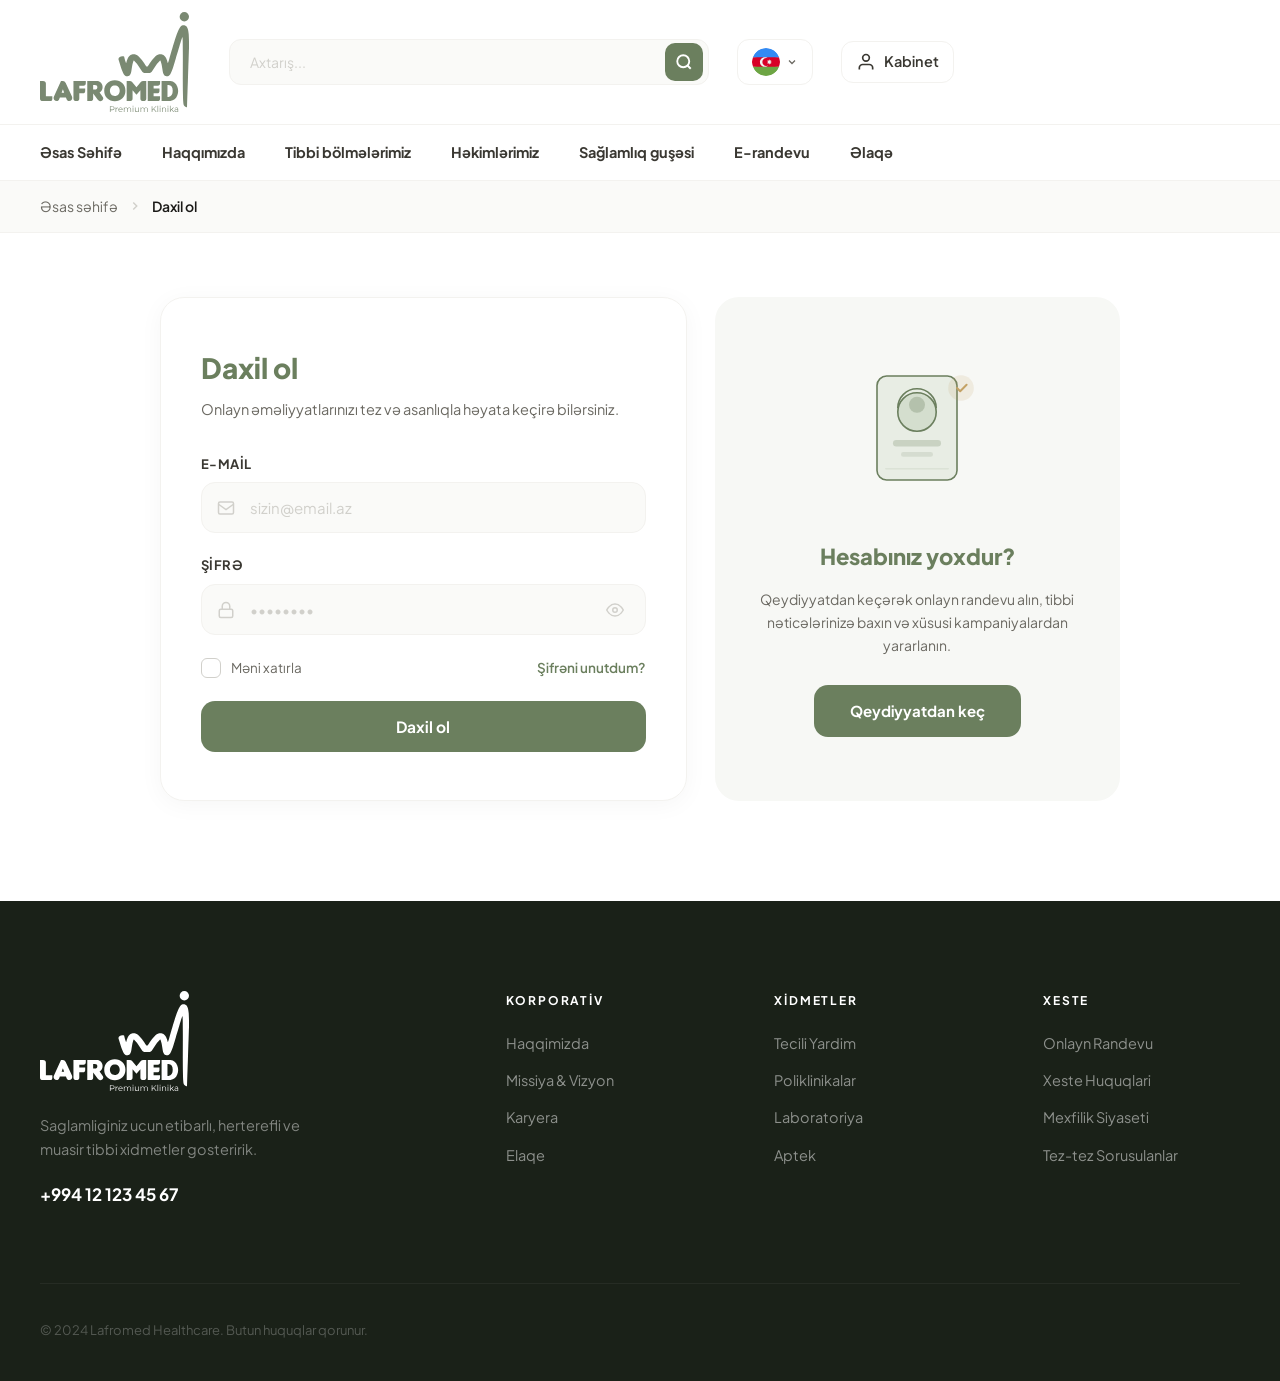
<file: login.html>
<!DOCTYPE html>
<html lang="az">
<head>
  <meta charset="UTF-8" />
  <meta name="viewport" content="width=device-width, initial-scale=1.0" />
  <title>Giriş — Lafromed Healthcare</title>
  <link rel="stylesheet" href="style.css" />
  <link rel="stylesheet" href="auth.css" />
</head>
<body>

  <!-- ── HEADER TOP (not sticky, scrolls away) ──────────── -->
  <header class="header-top">
    <div class="header-top-inner">
      <a href="index.html" class="logo">
        <img src="uploads/logo.svg" alt="Lafromed Healthcare" class="logo-img logo-desktop" /><img src="uploads/logo_mobile.svg" alt="Lafromed Healthcare" class="logo-img logo-mobile" />
      </a>
      <div class="header-top-right">
        <div class="header-search">
          <input type="text" placeholder="Axtarış..." class="header-search-input" data-i18n-placeholder="header_search_placeholder" />
          <button class="header-search-btn" aria-label="Axtar">
            <svg width="18" height="18" viewBox="0 0 24 24" fill="none" stroke="currentColor" stroke-width="2.5"><circle cx="11" cy="11" r="8"/><line x1="21" y1="21" x2="16.65" y2="16.65"/></svg>
          </button>
        </div>
        <div class="header-actions">
          <div class="header-lang" id="langToggle">
            <img src="uploads/langs/aze.svg" alt="AZ" class="lang-flag" id="currentFlag" />
            <svg class="lang-chevron" width="12" height="12" viewBox="0 0 24 24" fill="none" stroke="currentColor" stroke-width="2.5"><polyline points="6 9 12 15 18 9"/></svg>
            <div class="lang-dropdown" id="langDropdown">
              <button class="lang-option active" data-lang="az" data-flag="uploads/langs/aze.svg"><img src="uploads/langs/aze.svg" alt="" class="lang-flag" /> Azərbaycan</button>
              <button class="lang-option" data-lang="en" data-flag="uploads/langs/eng.svg"><img src="uploads/langs/eng.svg" alt="" class="lang-flag" /> English</button>
              <button class="lang-option" data-lang="ru" data-flag="uploads/langs/ru.svg"><img src="uploads/langs/ru.svg" alt="" class="lang-flag" /> Русский</button>
            </div>
          </div>
          <a href="login.html" class="header-login">
            <svg width="20" height="20" viewBox="0 0 24 24" fill="none" stroke="currentColor" stroke-width="2"><path d="M20 21v-2a4 4 0 00-4-4H8a4 4 0 00-4 4v2"/><circle cx="12" cy="7" r="4"/></svg>
            <span data-i18n="header_cabinet">Kabinet</span>
          </a>
        </div>
      </div>
      <!-- Mobile actions -->
      <div class="header-mobile-actions">
        <div class="header-lang" id="langToggleMob">
          <img src="uploads/langs/aze.svg" alt="AZ" class="lang-flag" id="currentFlagMob" />
          <svg class="lang-chevron" width="10" height="10" viewBox="0 0 24 24" fill="none" stroke="currentColor" stroke-width="3"><polyline points="6 9 12 15 18 9"/></svg>
          <div class="lang-dropdown" id="langDropdownMob">
            <button class="lang-option active" data-lang="az" data-flag="uploads/langs/aze.svg"><img src="uploads/langs/aze.svg" alt="" class="lang-flag" /> Azərbaycan</button>
            <button class="lang-option" data-lang="en" data-flag="uploads/langs/eng.svg"><img src="uploads/langs/eng.svg" alt="" class="lang-flag" /> English</button>
            <button class="lang-option" data-lang="ru" data-flag="uploads/langs/ru.svg"><img src="uploads/langs/ru.svg" alt="" class="lang-flag" /> Русский</button>
          </div>
        </div>
        <button class="mobile-icon-btn" id="mobileSearchBtn" aria-label="Axtar">
          <svg width="20" height="20" viewBox="0 0 24 24" fill="none" stroke="currentColor" stroke-width="2"><circle cx="11" cy="11" r="8"/><line x1="21" y1="21" x2="16.65" y2="16.65"/></svg>
        </button>
        <button class="hamburger" id="hamburger" aria-label="Menu">
          <span></span><span></span><span></span>
        </button>
      </div>
    </div>
  </header>

  <!-- ── SPOTLIGHT SEARCH OVERLAY ──────────────────────── -->
  <div class="spotlight-overlay" id="spotlightOverlay">
    <div class="spotlight-backdrop" id="spotlightBackdrop"></div>
    <div class="spotlight-box">
      <div class="spotlight-input-wrap">
        <svg class="spotlight-icon" width="22" height="22" viewBox="0 0 24 24" fill="none" stroke="currentColor" stroke-width="2.5"><circle cx="11" cy="11" r="8"/><line x1="21" y1="21" x2="16.65" y2="16.65"/></svg>
        <input type="text" class="spotlight-input" id="spotlightInput" placeholder="Axtarış..." autocomplete="off" />
        <button class="spotlight-search-btn" id="spotlightSearchBtn" aria-label="Axtar">
          <svg width="20" height="20" viewBox="0 0 24 24" fill="none" stroke="currentColor" stroke-width="2.5"><circle cx="11" cy="11" r="8"/><line x1="21" y1="21" x2="16.65" y2="16.65"/></svg>
        </button>
      </div>
    </div>
  </div>

  <!-- ── HEADER NAV (sticky — only this sticks on scroll) ── -->
  <nav class="header-nav" id="headerNav">
    <div class="header-nav-inner">
      <div class="header-nav-links">
        <a href="index.html" class="nav-item" data-i18n="nav_home">Əsas Səhifə</a>
        <a href="about.html" class="nav-item" data-i18n="nav_about">Haqqımızda</a>
        <a href="departments.html" class="nav-item" data-i18n="nav_departments">Tibbi bölmələrimiz</a>
        <a href="doctors.html" class="nav-item" data-i18n="nav_doctors">Həkimlərimiz</a>
        <a href="blog.html" class="nav-item" data-i18n="nav_health_corner">Sağlamlıq guşəsi</a>
        <a href="appointment.html" class="nav-item" data-i18n="nav_appointment">E-randevu</a>
        <a href="contact.html" class="nav-item" data-i18n="nav_contact">Əlaqə</a>
      </div>
    </div>
  </nav>

  <!-- ── MOBILE SLIDE-IN MENU (right side) ─────────── -->
  <div class="mobile-overlay" id="mobileOverlay"></div>
  <aside class="mobile-menu" id="mobileMenu">
    <div class="mobile-menu-top">
      <button class="mobile-menu-close" id="mobileClose" aria-label="Bağla">
        <svg width="24" height="24" viewBox="0 0 24 24" fill="none" stroke="currentColor" stroke-width="2.5"><line x1="18" y1="6" x2="6" y2="18"/><line x1="6" y1="6" x2="18" y2="18"/></svg>
      </button>
    </div>
<nav class="mobile-menu-links">
      <a href="index.html" class="mob-link" data-i18n="nav_home">Əsas Səhifə</a>
      <a href="about.html" class="mob-link">Haqqımızda</a>
      <a href="departments.html" class="mob-link">Tibbi bölmələrimiz</a>
      <a href="doctors.html" class="mob-link">Həkimlərimiz</a>
      <a href="blog.html" class="mob-link" data-i18n="nav_health_corner">Sağlamlıq guşəsi</a>
      <a href="appointment.html" class="mob-link" data-i18n="nav_appointment">E-randevu</a>
      <a href="contact.html" class="mob-link" data-i18n="nav_contact">Əlaqə</a>
      <div class="mob-divider"></div>
      <a href="login.html" class="mob-link mob-cabinet">
        <svg width="20" height="20" viewBox="0 0 24 24" fill="none" stroke="currentColor" stroke-width="2"><path d="M20 21v-2a4 4 0 00-4-4H8a4 4 0 00-4 4v2"/><circle cx="12" cy="7" r="4"/></svg>
        Kabinet
      </a>
    </nav>
  </aside>

  <!-- ── BREADCRUMB ──────────────────────────────────────── -->
  <div class="auth-breadcrumb">
    <div class="auth-breadcrumb-inner">
      <a href="index.html">Əsas səhifə</a>
      <svg width="14" height="14" viewBox="0 0 24 24" fill="none" stroke="currentColor" stroke-width="2.5"><polyline points="9 18 15 12 9 6"/></svg>
      <span>Daxil ol</span>
    </div>
  </div>

  <!-- ── AUTH CONTENT ────────────────────────────────────── -->
  <section class="auth-section">
    <div class="auth-container">
      <!-- Left: Login form -->
      <div class="auth-card auth-card-main">
        <h1 class="auth-card-title">Daxil ol</h1>
        <p class="auth-card-desc">Onlayn əməliyyatlarınızı tez və asanlıqla həyata keçirə bilərsiniz.</p>

        <form class="auth-form" id="loginForm">
          <div class="auth-field">
            <label for="loginEmail">E-mail</label>
            <div class="auth-input-wrap">
              <svg class="auth-input-icon" width="18" height="18" viewBox="0 0 24 24" fill="none" stroke="currentColor" stroke-width="2"><rect x="2" y="4" width="20" height="16" rx="2"/><path d="M22 7l-10 7L2 7"/></svg>
              <input type="email" id="loginEmail" placeholder="sizin@email.az" required />
            </div>
          </div>

          <div class="auth-field">
            <label for="loginPassword">Şifrə</label>
            <div class="auth-input-wrap">
              <svg class="auth-input-icon" width="18" height="18" viewBox="0 0 24 24" fill="none" stroke="currentColor" stroke-width="2"><rect x="3" y="11" width="18" height="11" rx="2"/><path d="M7 11V7a5 5 0 0110 0v4"/></svg>
              <input type="password" id="loginPassword" placeholder="••••••••" required />
              <button type="button" class="auth-toggle-pw" aria-label="Şifrəni göstər">
                <svg width="18" height="18" viewBox="0 0 24 24" fill="none" stroke="currentColor" stroke-width="2"><path d="M1 12s4-8 11-8 11 8 11 8-4 8-11 8-11-8-11-8z"/><circle cx="12" cy="12" r="3"/></svg>
              </button>
            </div>
          </div>

          <div class="auth-options">
            <label class="auth-checkbox">
              <input type="checkbox" />
              <span class="auth-check-mark"></span>
              Məni xatırla
            </label>
            <a href="#" class="auth-forgot">Şifrəni unutdum?</a>
          </div>

          <button type="submit" class="auth-submit-btn">Daxil ol</button>
        </form>
      </div>

      <!-- Right: Register CTA with illustration -->
      <div class="auth-card auth-card-side">
        <div class="auth-side-illustration">
          <svg viewBox="0 0 200 180" fill="none" xmlns="http://www.w3.org/2000/svg">
            <rect x="50" y="20" width="100" height="130" rx="12" fill="#e8ede4" stroke="#6b7f5e" stroke-width="2"/>
            <circle cx="100" cy="65" r="24" fill="#d4dece" stroke="#6b7f5e" stroke-width="2"/>
            <path d="M76 60 a24 24 0 0 1 48 0" fill="none" stroke="#6b7f5e" stroke-width="2"/>
            <circle cx="100" cy="56" r="10" fill="#6b7f5e" opacity="0.3"/>
            <rect x="70" y="100" width="60" height="8" rx="4" fill="#6b7f5e" opacity="0.25"/>
            <rect x="80" y="115" width="40" height="6" rx="3" fill="#6b7f5e" opacity="0.15"/>
            <rect x="60" y="135" width="80" height="2" rx="1" fill="#6b7f5e" opacity="0.1"/>
            <circle cx="155" cy="35" r="16" fill="#c4a265" opacity="0.15"/>
            <path d="M150 35l4 4 8-8" stroke="#c4a265" stroke-width="2.5" stroke-linecap="round" stroke-linejoin="round"/>
          </svg>
        </div>
        <h2 class="auth-side-title">Hesabınız yoxdur?</h2>
        <p class="auth-side-desc">Qeydiyyatdan keçərək onlayn randevu alın, tibbi nəticələrinizə baxın və xüsusi kampaniyalardan yararlanın.</p>
        <a href="register.html" class="auth-side-btn">Qeydiyyatdan keç</a>
      </div>
    </div>
  </section>

  <footer class="footer">
    <div class="footer-inner">
      <div class="footer-brand">
        <div class="logo"><img src="uploads/logo.svg" alt="Lafromed Healthcare" class="logo-img footer-logo-img" /></div>
        <p>Saglamliginiz ucun etibarlı, herterefli ve muasir tibbi xidmetler gosteririk.</p>
        <p class="footer-phone"><strong>+994 12 123 45 67</strong></p>
      </div>
      <div class="footer-links"><h4>Korporativ</h4><a href="#">Haqqimizda</a><a href="#">Missiya &amp; Vizyon</a><a href="#">Karyera</a><a href="#">Elaqe</a></div>
      <div class="footer-links"><h4>Xidmetler</h4><a href="#">Tecili Yardim</a><a href="#">Poliklinikalar</a><a href="#">Laboratoriya</a><a href="#">Aptek</a></div>
      <div class="footer-links"><h4>Xeste</h4><a href="#">Onlayn Randevu</a><a href="#">Xeste Huquqlari</a><a href="#">Mexfilik Siyaseti</a><a href="#">Tez-tez Sorusulanlar</a></div>
    </div>
    <div class="footer-bottom"><p>&copy; 2024 Lafromed Healthcare. Butun huquqlar qorunur.</p></div>
  </footer>

  <script src="script.js"></script>
  <script src="i18n.js"></script>
  <script>
    document.querySelectorAll('.auth-toggle-pw').forEach(btn => {
      btn.addEventListener('click', () => {
        const input = btn.parentElement.querySelector('input');
        input.type = input.type === 'password' ? 'text' : 'password';
      });
    });
  </script>
</body>
</html>
</file>
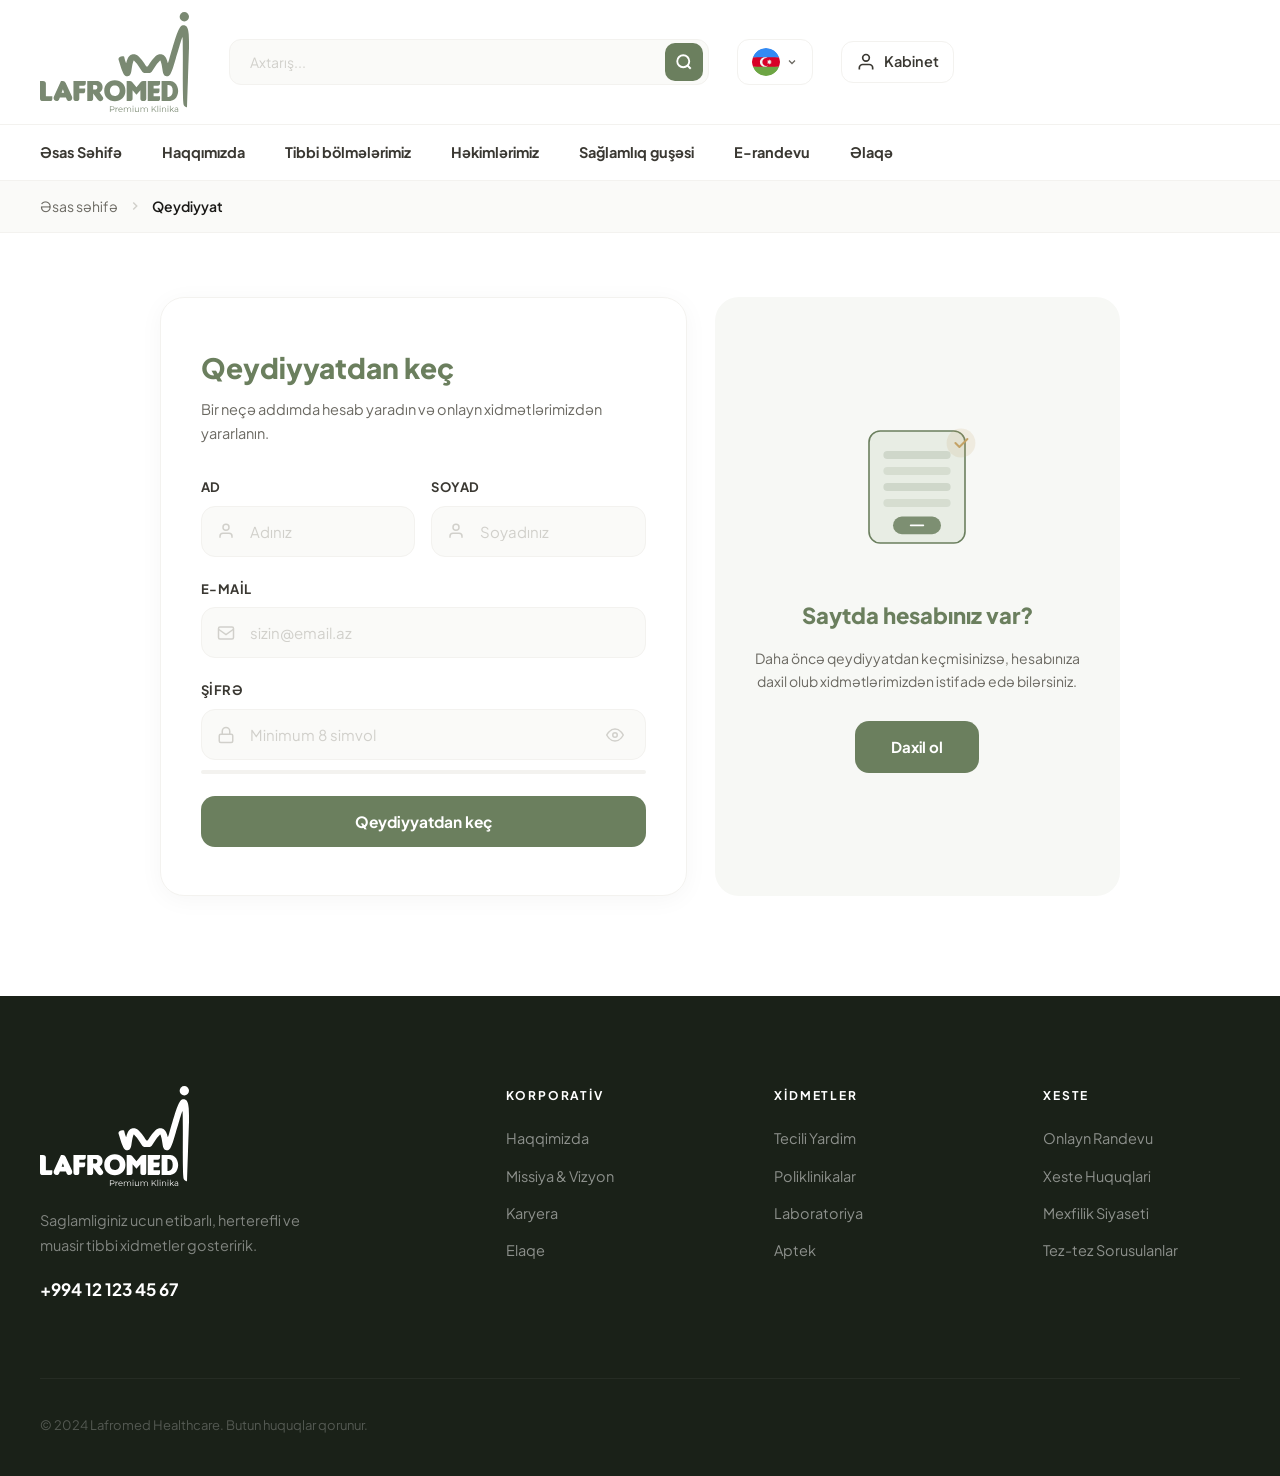
<file: register.html>
<!DOCTYPE html>
<html lang="az">
<head>
  <meta charset="UTF-8" />
  <meta name="viewport" content="width=device-width, initial-scale=1.0" />
  <title>Qeydiyyat — Lafromed Healthcare</title>
  <link rel="stylesheet" href="style.css" />
  <link rel="stylesheet" href="auth.css" />
</head>
<body>

  <!-- ── HEADER TOP (not sticky, scrolls away) ──────────── -->
  <header class="header-top">
    <div class="header-top-inner">
      <a href="index.html" class="logo">
        <img src="uploads/logo.svg" alt="Lafromed Healthcare" class="logo-img logo-desktop" /><img src="uploads/logo_mobile.svg" alt="Lafromed Healthcare" class="logo-img logo-mobile" />
      </a>
      <div class="header-top-right">
        <div class="header-search">
          <input type="text" placeholder="Axtarış..." class="header-search-input" data-i18n-placeholder="header_search_placeholder" />
          <button class="header-search-btn" aria-label="Axtar">
            <svg width="18" height="18" viewBox="0 0 24 24" fill="none" stroke="currentColor" stroke-width="2.5"><circle cx="11" cy="11" r="8"/><line x1="21" y1="21" x2="16.65" y2="16.65"/></svg>
          </button>
        </div>
        <div class="header-actions">
          <div class="header-lang" id="langToggle">
            <img src="uploads/langs/aze.svg" alt="AZ" class="lang-flag" id="currentFlag" />
            <svg class="lang-chevron" width="12" height="12" viewBox="0 0 24 24" fill="none" stroke="currentColor" stroke-width="2.5"><polyline points="6 9 12 15 18 9"/></svg>
            <div class="lang-dropdown" id="langDropdown">
              <button class="lang-option active" data-lang="az" data-flag="uploads/langs/aze.svg"><img src="uploads/langs/aze.svg" alt="" class="lang-flag" /> Azərbaycan</button>
              <button class="lang-option" data-lang="en" data-flag="uploads/langs/eng.svg"><img src="uploads/langs/eng.svg" alt="" class="lang-flag" /> English</button>
              <button class="lang-option" data-lang="ru" data-flag="uploads/langs/ru.svg"><img src="uploads/langs/ru.svg" alt="" class="lang-flag" /> Русский</button>
            </div>
          </div>
          <a href="login.html" class="header-login">
            <svg width="20" height="20" viewBox="0 0 24 24" fill="none" stroke="currentColor" stroke-width="2"><path d="M20 21v-2a4 4 0 00-4-4H8a4 4 0 00-4 4v2"/><circle cx="12" cy="7" r="4"/></svg>
            <span data-i18n="header_cabinet">Kabinet</span>
          </a>
        </div>
      </div>
      <!-- Mobile actions -->
      <div class="header-mobile-actions">
        <div class="header-lang" id="langToggleMob">
          <img src="uploads/langs/aze.svg" alt="AZ" class="lang-flag" id="currentFlagMob" />
          <svg class="lang-chevron" width="10" height="10" viewBox="0 0 24 24" fill="none" stroke="currentColor" stroke-width="3"><polyline points="6 9 12 15 18 9"/></svg>
          <div class="lang-dropdown" id="langDropdownMob">
            <button class="lang-option active" data-lang="az" data-flag="uploads/langs/aze.svg"><img src="uploads/langs/aze.svg" alt="" class="lang-flag" /> Azərbaycan</button>
            <button class="lang-option" data-lang="en" data-flag="uploads/langs/eng.svg"><img src="uploads/langs/eng.svg" alt="" class="lang-flag" /> English</button>
            <button class="lang-option" data-lang="ru" data-flag="uploads/langs/ru.svg"><img src="uploads/langs/ru.svg" alt="" class="lang-flag" /> Русский</button>
          </div>
        </div>
        <button class="mobile-icon-btn" id="mobileSearchBtn" aria-label="Axtar">
          <svg width="20" height="20" viewBox="0 0 24 24" fill="none" stroke="currentColor" stroke-width="2"><circle cx="11" cy="11" r="8"/><line x1="21" y1="21" x2="16.65" y2="16.65"/></svg>
        </button>
        <button class="hamburger" id="hamburger" aria-label="Menu">
          <span></span><span></span><span></span>
        </button>
      </div>
    </div>
  </header>

  <!-- ── SPOTLIGHT SEARCH OVERLAY ──────────────────────── -->
  <div class="spotlight-overlay" id="spotlightOverlay">
    <div class="spotlight-backdrop" id="spotlightBackdrop"></div>
    <div class="spotlight-box">
      <div class="spotlight-input-wrap">
        <svg class="spotlight-icon" width="22" height="22" viewBox="0 0 24 24" fill="none" stroke="currentColor" stroke-width="2.5"><circle cx="11" cy="11" r="8"/><line x1="21" y1="21" x2="16.65" y2="16.65"/></svg>
        <input type="text" class="spotlight-input" id="spotlightInput" placeholder="Axtarış..." autocomplete="off" />
        <button class="spotlight-search-btn" id="spotlightSearchBtn" aria-label="Axtar">
          <svg width="20" height="20" viewBox="0 0 24 24" fill="none" stroke="currentColor" stroke-width="2.5"><circle cx="11" cy="11" r="8"/><line x1="21" y1="21" x2="16.65" y2="16.65"/></svg>
        </button>
      </div>
    </div>
  </div>

  <!-- ── HEADER NAV (sticky — only this sticks on scroll) ── -->
  <nav class="header-nav" id="headerNav">
    <div class="header-nav-inner">
      <div class="header-nav-links">
        <a href="index.html" class="nav-item" data-i18n="nav_home">Əsas Səhifə</a>
        <a href="about.html" class="nav-item" data-i18n="nav_about">Haqqımızda</a>
        <a href="departments.html" class="nav-item" data-i18n="nav_departments">Tibbi bölmələrimiz</a>
        <a href="doctors.html" class="nav-item" data-i18n="nav_doctors">Həkimlərimiz</a>
        <a href="blog.html" class="nav-item" data-i18n="nav_health_corner">Sağlamlıq guşəsi</a>
        <a href="appointment.html" class="nav-item" data-i18n="nav_appointment">E-randevu</a>
        <a href="contact.html" class="nav-item" data-i18n="nav_contact">Əlaqə</a>
      </div>
    </div>
  </nav>

  <!-- ── MOBILE SLIDE-IN MENU (right side) ─────────── -->
  <div class="mobile-overlay" id="mobileOverlay"></div>
  <aside class="mobile-menu" id="mobileMenu">
    <div class="mobile-menu-top">
      <button class="mobile-menu-close" id="mobileClose" aria-label="Bağla">
        <svg width="24" height="24" viewBox="0 0 24 24" fill="none" stroke="currentColor" stroke-width="2.5"><line x1="18" y1="6" x2="6" y2="18"/><line x1="6" y1="6" x2="18" y2="18"/></svg>
      </button>
    </div>
<nav class="mobile-menu-links">
      <a href="index.html" class="mob-link" data-i18n="nav_home">Əsas Səhifə</a>
      <a href="about.html" class="mob-link">Haqqımızda</a>
      <a href="departments.html" class="mob-link">Tibbi bölmələrimiz</a>
      <a href="doctors.html" class="mob-link">Həkimlərimiz</a>
      <a href="blog.html" class="mob-link" data-i18n="nav_health_corner">Sağlamlıq guşəsi</a>
      <a href="appointment.html" class="mob-link" data-i18n="nav_appointment">E-randevu</a>
      <a href="contact.html" class="mob-link" data-i18n="nav_contact">Əlaqə</a>
      <div class="mob-divider"></div>
      <a href="login.html" class="mob-link mob-cabinet">
        <svg width="20" height="20" viewBox="0 0 24 24" fill="none" stroke="currentColor" stroke-width="2"><path d="M20 21v-2a4 4 0 00-4-4H8a4 4 0 00-4 4v2"/><circle cx="12" cy="7" r="4"/></svg>
        Kabinet
      </a>
    </nav>
  </aside>

  <!-- ── BREADCRUMB ──────────────────────────────────────── -->
  <div class="auth-breadcrumb">
    <div class="auth-breadcrumb-inner">
      <a href="index.html">Əsas səhifə</a>
      <svg width="14" height="14" viewBox="0 0 24 24" fill="none" stroke="currentColor" stroke-width="2.5"><polyline points="9 18 15 12 9 6"/></svg>
      <span>Qeydiyyat</span>
    </div>
  </div>

  <!-- ── AUTH CONTENT ────────────────────────────────────── -->
  <section class="auth-section">
    <div class="auth-container">
      <!-- Left: Register form -->
      <div class="auth-card auth-card-main">
        <h1 class="auth-card-title">Qeydiyyatdan keç</h1>
        <p class="auth-card-desc">Bir neçə addımda hesab yaradın və onlayn xidmətlərimizdən yararlanın.</p>

        <form class="auth-form" id="registerForm">
          <div class="auth-field-row">
            <div class="auth-field">
              <label for="regName">Ad</label>
              <div class="auth-input-wrap">
                <svg class="auth-input-icon" width="18" height="18" viewBox="0 0 24 24" fill="none" stroke="currentColor" stroke-width="2"><path d="M20 21v-2a4 4 0 00-4-4H8a4 4 0 00-4 4v2"/><circle cx="12" cy="7" r="4"/></svg>
                <input type="text" id="regName" placeholder="Adınız" required />
              </div>
            </div>
            <div class="auth-field">
              <label for="regSurname">Soyad</label>
              <div class="auth-input-wrap">
                <svg class="auth-input-icon" width="18" height="18" viewBox="0 0 24 24" fill="none" stroke="currentColor" stroke-width="2"><path d="M20 21v-2a4 4 0 00-4-4H8a4 4 0 00-4 4v2"/><circle cx="12" cy="7" r="4"/></svg>
                <input type="text" id="regSurname" placeholder="Soyadınız" required />
              </div>
            </div>
          </div>

          <div class="auth-field">
            <label for="regEmail">E-mail</label>
            <div class="auth-input-wrap">
              <svg class="auth-input-icon" width="18" height="18" viewBox="0 0 24 24" fill="none" stroke="currentColor" stroke-width="2"><rect x="2" y="4" width="20" height="16" rx="2"/><path d="M22 7l-10 7L2 7"/></svg>
              <input type="email" id="regEmail" placeholder="sizin@email.az" required />
            </div>
          </div>

          <div class="auth-field">
            <label for="regPassword">Şifrə</label>
            <div class="auth-input-wrap">
              <svg class="auth-input-icon" width="18" height="18" viewBox="0 0 24 24" fill="none" stroke="currentColor" stroke-width="2"><rect x="3" y="11" width="18" height="11" rx="2"/><path d="M7 11V7a5 5 0 0110 0v4"/></svg>
              <input type="password" id="regPassword" placeholder="Minimum 8 simvol" required minlength="8" />
              <button type="button" class="auth-toggle-pw" aria-label="Şifrəni göstər">
                <svg width="18" height="18" viewBox="0 0 24 24" fill="none" stroke="currentColor" stroke-width="2"><path d="M1 12s4-8 11-8 11 8 11 8-4 8-11 8-11-8-11-8z"/><circle cx="12" cy="12" r="3"/></svg>
              </button>
            </div>
            <div class="auth-pw-strength"><div class="auth-pw-bar"><div class="auth-pw-fill" id="pwFill"></div></div></div>
          </div>

          <button type="submit" class="auth-submit-btn">Qeydiyyatdan keç</button>
        </form>
      </div>

      <!-- Right: Login CTA with illustration -->
      <div class="auth-card auth-card-side">
        <div class="auth-side-illustration">
          <svg viewBox="0 0 200 180" fill="none" xmlns="http://www.w3.org/2000/svg">
            <rect x="40" y="15" width="120" height="140" rx="14" fill="#e8ede4" stroke="#6b7f5e" stroke-width="2"/>
            <rect x="58" y="40" width="84" height="10" rx="5" fill="#6b7f5e" opacity="0.2"/>
            <rect x="58" y="60" width="84" height="10" rx="5" fill="#6b7f5e" opacity="0.15"/>
            <rect x="58" y="80" width="84" height="10" rx="5" fill="#6b7f5e" opacity="0.2"/>
            <rect x="58" y="100" width="84" height="10" rx="5" fill="#6b7f5e" opacity="0.15"/>
            <rect x="70" y="122" width="60" height="22" rx="11" fill="#6b7f5e" opacity="0.85"/>
            <path d="M92 133h16" stroke="#fff" stroke-width="2" stroke-linecap="round"/>
            <circle cx="155" cy="30" r="18" fill="#c4a265" opacity="0.15"/>
            <path d="M148 30l5 5 10-10" stroke="#c4a265" stroke-width="2.5" stroke-linecap="round" stroke-linejoin="round"/>
          </svg>
        </div>
        <h2 class="auth-side-title">Saytda hesabınız var?</h2>
        <p class="auth-side-desc">Daha öncə qeydiyyatdan keçmisinizsə, hesabınıza daxil olub xidmətlərimizdən istifadə edə bilərsiniz.</p>
        <a href="login.html" class="auth-side-btn">Daxil ol</a>
      </div>
    </div>
  </section>

  <footer class="footer">
    <div class="footer-inner">
      <div class="footer-brand">
        <div class="logo"><img src="uploads/logo.svg" alt="Lafromed Healthcare" class="logo-img footer-logo-img" /></div>
        <p>Saglamliginiz ucun etibarlı, herterefli ve muasir tibbi xidmetler gosteririk.</p>
        <p class="footer-phone"><strong>+994 12 123 45 67</strong></p>
      </div>
      <div class="footer-links"><h4>Korporativ</h4><a href="#">Haqqimizda</a><a href="#">Missiya &amp; Vizyon</a><a href="#">Karyera</a><a href="#">Elaqe</a></div>
      <div class="footer-links"><h4>Xidmetler</h4><a href="#">Tecili Yardim</a><a href="#">Poliklinikalar</a><a href="#">Laboratoriya</a><a href="#">Aptek</a></div>
      <div class="footer-links"><h4>Xeste</h4><a href="#">Onlayn Randevu</a><a href="#">Xeste Huquqlari</a><a href="#">Mexfilik Siyaseti</a><a href="#">Tez-tez Sorusulanlar</a></div>
    </div>
    <div class="footer-bottom"><p>&copy; 2024 Lafromed Healthcare. Butun huquqlar qorunur.</p></div>
  </footer>

  <script src="script.js"></script>
  <script src="i18n.js"></script>
  <script>
    document.querySelectorAll('.auth-toggle-pw').forEach(btn => {
      btn.addEventListener('click', () => {
        const input = btn.parentElement.querySelector('input');
        input.type = input.type === 'password' ? 'text' : 'password';
      });
    });
    const pwInput = document.getElementById('regPassword');
    const pwFill = document.getElementById('pwFill');
    if (pwInput && pwFill) {
      pwInput.addEventListener('input', () => {
        const val = pwInput.value;
        let s = 0;
        if (val.length >= 8) s++;
        if (/[A-Z]/.test(val)) s++;
        if (/[0-9]/.test(val)) s++;
        if (/[^A-Za-z0-9]/.test(val)) s++;
        pwFill.style.width = (s/4*100) + '%';
        pwFill.className = 'auth-pw-fill ' + ['','weak','medium','strong','very-strong'][s];
      });
    }
  </script>
</body>
</html>
</file>
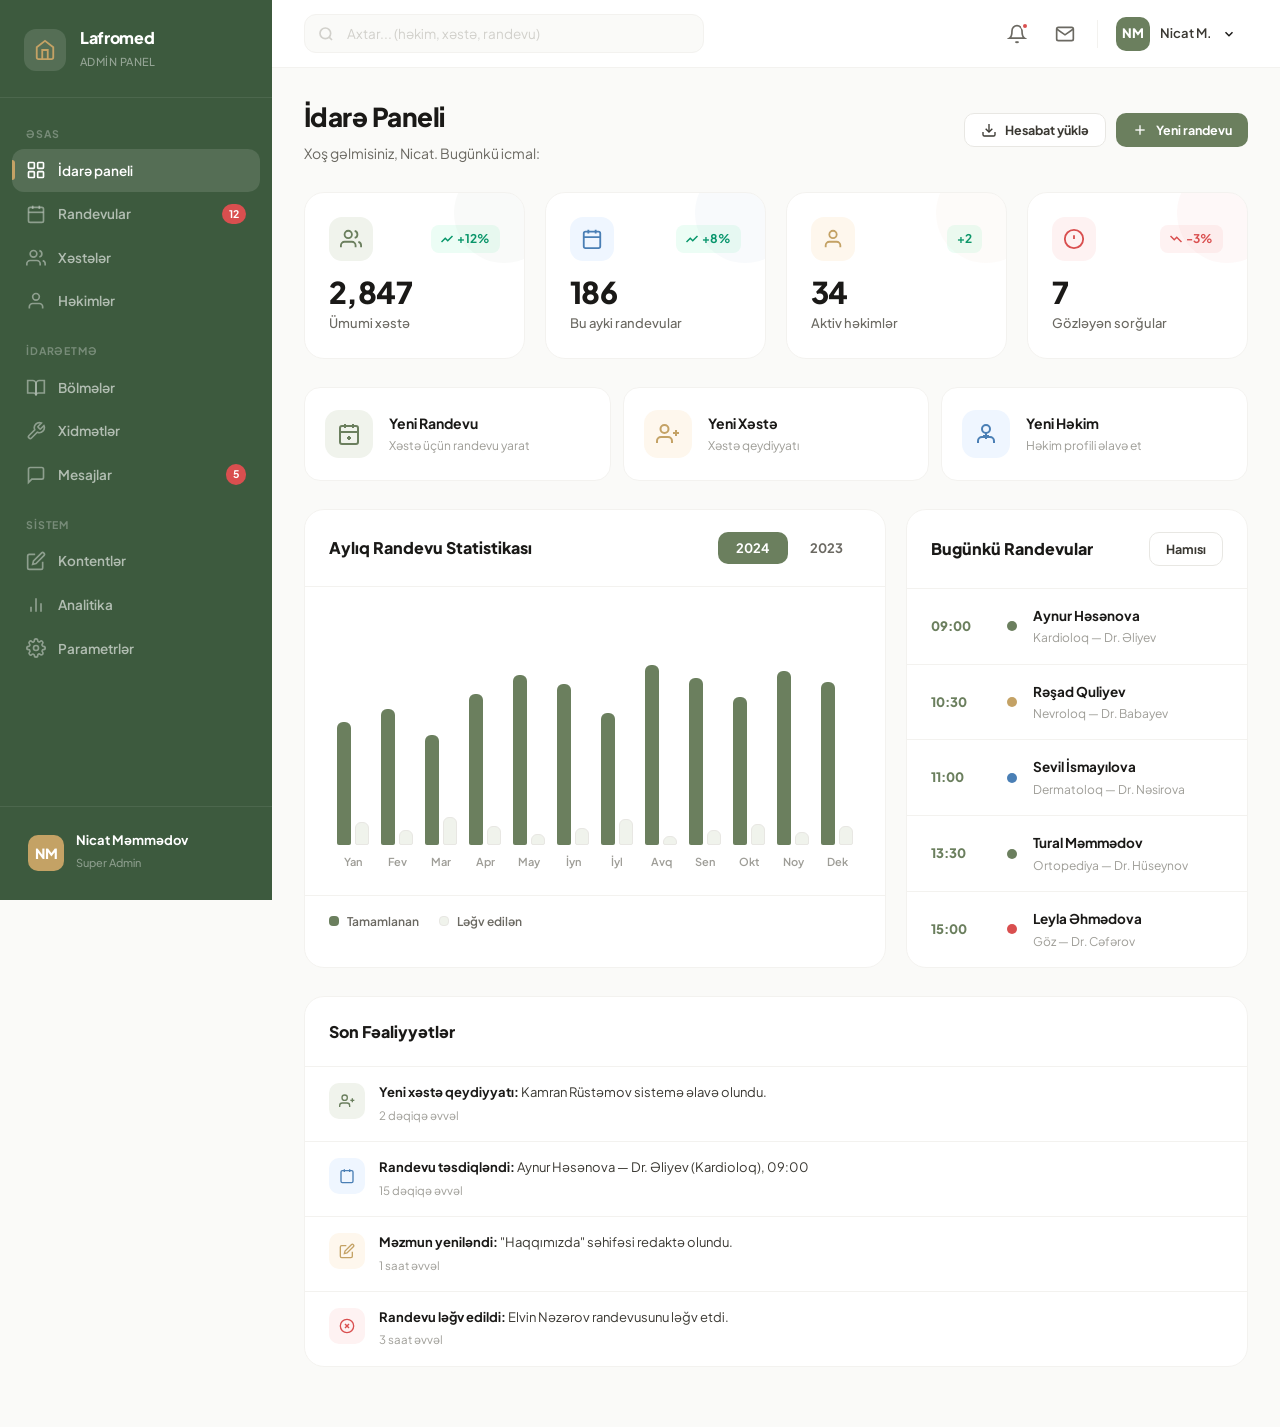
<file: z-test-admin.html>
<!DOCTYPE html>
<html lang="az">
<head>
  <meta charset="UTF-8" />
  <meta name="viewport" content="width=device-width, initial-scale=1.0" />
  <title>Admin Panel — Lafromed Healthcare</title>
  <link href="https://fonts.googleapis.com/css2?family=Plus+Jakarta+Sans:wght@300;400;500;600;700;800&display=swap" rel="stylesheet">
  <style>
    /* ============================================================
       LAFROMED HEALTHCARE — Admin Panel
       ============================================================ */
    *, *::before, *::after { box-sizing: border-box; margin: 0; padding: 0; -webkit-font-smoothing: antialiased; }

    :root {
      --green-deep:   #3d5a3e;
      --green-main:   #6b7f5e;
      --green-mid:    #8a9a7b;
      --green-light:  #f0f3ec;
      --green-pale:   #f7f8f5;
      --gold-main:    #c4a265;
      --gold-light:   #d4b87a;
      --white:        #ffffff;
      --gray-50:      #fafaf8;
      --gray-100:     #f3f2ef;
      --gray-200:     #e8e7e3;
      --gray-300:     #d1d0cb;
      --gray-400:     #9e9d97;
      --gray-500:     #6b6962;
      --gray-700:     #3a3832;
      --gray-900:     #1a1917;
      --red:          #d94f4f;
      --red-light:    #fef2f2;
      --blue:         #4a7fb5;
      --blue-light:   #eff6ff;
      --orange:       #d4872a;
      --orange-light: #fef7ed;
      --font-sans:    'Plus Jakarta Sans', system-ui, -apple-system, sans-serif;
      --sidebar-w:    272px;
      --topbar-h:     68px;
      --transition:   0.3s cubic-bezier(0.23, 1, 0.32, 1);
    }

    html { scroll-behavior: smooth; }
    body { font-family: var(--font-sans); color: var(--gray-900); background: var(--gray-50); line-height: 1.6; overflow-x: hidden; }

    /* ── Keyframes ─────────────────────────────────────── */
    @keyframes fadeUp { from { opacity: 0; transform: translateY(16px); } to { opacity: 1; transform: translateY(0); } }
    @keyframes slideInLeft { from { opacity: 0; transform: translateX(-20px); } to { opacity: 1; transform: translateX(0); } }
    @keyframes pulse { 0%, 100% { opacity: 1; } 50% { opacity: .6; } }
    @keyframes scaleIn { from { opacity: 0; transform: scale(0.95); } to { opacity: 1; transform: scale(1); } }
    @keyframes shimmer { 0% { background-position: -200% 0; } 100% { background-position: 200% 0; } }

    /* ── Sidebar ───────────────────────────────────────── */
    .sidebar {
      position: fixed; left: 0; top: 0; bottom: 0;
      width: var(--sidebar-w);
      background: var(--green-deep);
      z-index: 100;
      display: flex; flex-direction: column;
      transition: transform var(--transition);
      overflow-y: auto;
      overflow-x: hidden;
    }
    .sidebar::-webkit-scrollbar { width: 4px; }
    .sidebar::-webkit-scrollbar-thumb { background: rgba(255,255,255,0.15); border-radius: 4px; }

    .sidebar-brand {
      padding: 28px 24px 24px;
      border-bottom: 1px solid rgba(255,255,255,0.08);
      display: flex; align-items: center; gap: 14px;
    }
    .sidebar-brand-icon {
      width: 42px; height: 42px;
      background: rgba(255,255,255,0.12);
      border-radius: 12px;
      display: flex; align-items: center; justify-content: center;
      flex-shrink: 0;
    }
    .sidebar-brand-icon svg { color: var(--gold-main); }
    .sidebar-brand-text h2 { font-size: 16px; font-weight: 800; color: #fff; letter-spacing: -0.02em; line-height: 1.2; }
    .sidebar-brand-text span { font-size: 11px; color: rgba(255,255,255,0.45); font-weight: 500; letter-spacing: 0.04em; text-transform: uppercase; }

    .sidebar-nav { padding: 16px 12px; flex: 1; }
    .sidebar-section { margin-bottom: 8px; }
    .sidebar-section-title {
      font-size: 10.5px; font-weight: 700; color: rgba(255,255,255,0.3);
      text-transform: uppercase; letter-spacing: 0.08em;
      padding: 12px 14px 6px;
    }
    .sidebar-link {
      display: flex; align-items: center; gap: 12px;
      padding: 11px 14px;
      border-radius: 12px;
      color: rgba(255,255,255,0.6);
      text-decoration: none;
      font-size: 13.5px; font-weight: 600;
      transition: all 0.2s;
      cursor: pointer;
      position: relative;
    }
    .sidebar-link:hover { background: rgba(255,255,255,0.08); color: rgba(255,255,255,0.9); }
    .sidebar-link.active {
      background: rgba(255,255,255,0.12);
      color: #fff;
    }
    .sidebar-link.active::before {
      content: '';
      position: absolute; left: 0; top: 50%;
      transform: translateY(-50%);
      width: 3px; height: 20px;
      background: var(--gold-main);
      border-radius: 0 3px 3px 0;
    }
    .sidebar-link svg { width: 20px; height: 20px; flex-shrink: 0; opacity: 0.7; }
    .sidebar-link.active svg { opacity: 1; }
    .sidebar-link .badge {
      margin-left: auto;
      background: var(--red);
      color: #fff;
      font-size: 10.5px; font-weight: 700;
      padding: 2px 7px;
      border-radius: 10px;
      min-width: 20px; text-align: center;
    }

    .sidebar-footer {
      padding: 16px;
      border-top: 1px solid rgba(255,255,255,0.08);
    }
    .sidebar-user {
      display: flex; align-items: center; gap: 12px;
      padding: 10px 12px;
      border-radius: 12px;
      transition: background 0.2s;
      cursor: pointer;
    }
    .sidebar-user:hover { background: rgba(255,255,255,0.06); }
    .sidebar-avatar {
      width: 36px; height: 36px;
      border-radius: 10px;
      background: var(--gold-main);
      display: flex; align-items: center; justify-content: center;
      font-size: 14px; font-weight: 800; color: #fff;
      flex-shrink: 0;
    }
    .sidebar-user-info h4 { font-size: 13px; font-weight: 700; color: #fff; line-height: 1.2; }
    .sidebar-user-info span { font-size: 11px; color: rgba(255,255,255,0.4); font-weight: 500; }

    /* ── Topbar ────────────────────────────────────────── */
    .topbar {
      position: fixed; top: 0; right: 0;
      left: var(--sidebar-w);
      height: var(--topbar-h);
      background: var(--white);
      border-bottom: 1px solid var(--gray-100);
      display: flex; align-items: center;
      padding: 0 32px;
      z-index: 90;
      gap: 16px;
      transition: left var(--transition);
    }
    .topbar-hamburger {
      display: none;
      width: 40px; height: 40px;
      border: none; background: none;
      cursor: pointer; color: var(--gray-700);
      border-radius: 10px;
      align-items: center; justify-content: center;
      transition: background 0.2s;
    }
    .topbar-hamburger:hover { background: var(--gray-100); }
    .topbar-search {
      position: relative; flex: 1; max-width: 400px;
    }
    .topbar-search input {
      width: 100%;
      padding: 10px 16px 10px 42px;
      border: 1.5px solid var(--gray-100);
      border-radius: 12px;
      background: var(--gray-50);
      font-family: var(--font-sans);
      font-size: 13.5px; color: var(--gray-900);
      outline: none;
      transition: border-color 0.25s, background 0.25s, box-shadow 0.25s;
    }
    .topbar-search input:focus {
      border-color: var(--green-main);
      background: var(--white);
      box-shadow: 0 0 0 4px var(--green-light);
    }
    .topbar-search input::placeholder { color: var(--gray-300); }
    .topbar-search svg {
      position: absolute; left: 14px; top: 50%; transform: translateY(-50%);
      color: var(--gray-300); pointer-events: none;
    }
    .topbar-right { margin-left: auto; display: flex; align-items: center; gap: 8px; }
    .topbar-icon-btn {
      width: 40px; height: 40px;
      border: none; border-radius: 12px;
      background: none; cursor: pointer;
      display: flex; align-items: center; justify-content: center;
      color: var(--gray-500);
      position: relative;
      transition: background 0.2s, color 0.2s;
    }
    .topbar-icon-btn:hover { background: var(--gray-100); color: var(--gray-700); }
    .topbar-icon-btn .notif-dot {
      position: absolute; top: 8px; right: 8px;
      width: 8px; height: 8px;
      background: var(--red);
      border-radius: 50%;
      border: 2px solid var(--white);
    }
    .topbar-divider { width: 1px; height: 28px; background: var(--gray-100); margin: 0 4px; }
    .topbar-profile {
      display: flex; align-items: center; gap: 10px;
      padding: 6px 12px 6px 6px;
      border-radius: 12px; cursor: pointer;
      transition: background 0.2s;
    }
    .topbar-profile:hover { background: var(--gray-100); }
    .topbar-profile-avatar {
      width: 34px; height: 34px;
      border-radius: 10px;
      background: var(--green-main);
      display: flex; align-items: center; justify-content: center;
      font-size: 13px; font-weight: 800; color: #fff;
    }
    .topbar-profile-name { font-size: 13px; font-weight: 600; color: var(--gray-700); }

    /* ── Main Content ──────────────────────────────────── */
    .main-content {
      margin-left: var(--sidebar-w);
      padding-top: var(--topbar-h);
      min-height: 100vh;
      transition: margin-left var(--transition);
    }
    .page-content { padding: 28px 32px 60px; }

    /* ── Page Header ───────────────────────────────────── */
    .page-header {
      display: flex; align-items: center; justify-content: space-between;
      margin-bottom: 28px;
      animation: fadeUp 0.5s ease both;
      flex-wrap: wrap; gap: 16px;
    }
    .page-header h1 { font-size: 26px; font-weight: 800; color: var(--gray-900); letter-spacing: -0.02em; }
    .page-header p { font-size: 14px; color: var(--gray-500); margin-top: 4px; }
    .page-header-actions { display: flex; gap: 10px; }
    .btn {
      display: inline-flex; align-items: center; gap: 8px;
      padding: 11px 22px;
      border: none; border-radius: 12px;
      font-family: var(--font-sans);
      font-size: 13.5px; font-weight: 700;
      cursor: pointer;
      transition: all 0.25s;
      text-decoration: none;
    }
    .btn-primary {
      background: var(--green-main); color: var(--white);
    }
    .btn-primary:hover {
      background: var(--green-deep);
      transform: translateY(-1px);
      box-shadow: 0 8px 24px rgba(61,90,62,0.25);
    }
    .btn-secondary {
      background: var(--white); color: var(--gray-700);
      border: 1.5px solid var(--gray-200);
    }
    .btn-secondary:hover { border-color: var(--gray-300); background: var(--gray-50); }
    .btn-danger { background: var(--red); color: var(--white); }
    .btn-danger:hover { background: #c04040; transform: translateY(-1px); }
    .btn-sm { padding: 8px 16px; font-size: 12.5px; border-radius: 10px; }
    .btn-icon {
      width: 36px; height: 36px;
      padding: 0; justify-content: center;
      border-radius: 10px;
    }

    /* ── Stats Grid ────────────────────────────────────── */
    .stats-grid {
      display: grid;
      grid-template-columns: repeat(4, 1fr);
      gap: 20px;
      margin-bottom: 28px;
    }
    .stat-card {
      background: var(--white);
      border: 1px solid var(--gray-100);
      border-radius: 20px;
      padding: 24px;
      animation: fadeUp 0.5s ease both;
      transition: transform 0.25s, box-shadow 0.25s;
      position: relative; overflow: hidden;
    }
    .stat-card:nth-child(1) { animation-delay: 0.05s; }
    .stat-card:nth-child(2) { animation-delay: 0.1s; }
    .stat-card:nth-child(3) { animation-delay: 0.15s; }
    .stat-card:nth-child(4) { animation-delay: 0.2s; }
    .stat-card:hover { transform: translateY(-3px); box-shadow: 0 12px 32px rgba(0,0,0,0.06); }
    .stat-card::after {
      content: '';
      position: absolute; top: 0; right: 0;
      width: 100px; height: 100px;
      border-radius: 50%;
      opacity: 0.04;
      transform: translate(30px, -30px);
    }
    .stat-card:nth-child(1)::after { background: var(--green-main); }
    .stat-card:nth-child(2)::after { background: var(--blue); }
    .stat-card:nth-child(3)::after { background: var(--gold-main); }
    .stat-card:nth-child(4)::after { background: var(--red); }
    .stat-card-header { display: flex; align-items: center; justify-content: space-between; margin-bottom: 16px; }
    .stat-icon {
      width: 44px; height: 44px;
      border-radius: 13px;
      display: flex; align-items: center; justify-content: center;
    }
    .stat-icon.green { background: var(--green-light); color: var(--green-main); }
    .stat-icon.blue { background: var(--blue-light); color: var(--blue); }
    .stat-icon.gold { background: #fef7ed; color: var(--gold-main); }
    .stat-icon.red { background: var(--red-light); color: var(--red); }
    .stat-trend {
      display: flex; align-items: center; gap: 4px;
      font-size: 12px; font-weight: 700;
      padding: 4px 10px; border-radius: 8px;
    }
    .stat-trend.up { background: #ecfdf5; color: #059669; }
    .stat-trend.down { background: var(--red-light); color: var(--red); }
    .stat-value { font-size: 30px; font-weight: 800; color: var(--gray-900); letter-spacing: -0.02em; line-height: 1; }
    .stat-label { font-size: 13px; color: var(--gray-500); margin-top: 6px; font-weight: 500; }

    /* ── Cards / Panels ────────────────────────────────── */
    .panel {
      background: var(--white);
      border: 1px solid var(--gray-100);
      border-radius: 20px;
      animation: fadeUp 0.5s ease both;
    }
    .panel-header {
      display: flex; align-items: center; justify-content: space-between;
      padding: 22px 24px;
      border-bottom: 1px solid var(--gray-100);
      flex-wrap: wrap; gap: 12px;
    }
    .panel-title { font-size: 16px; font-weight: 800; color: var(--gray-900); }
    .panel-body { padding: 24px; }
    .panel-body.no-pad { padding: 0; }

    /* ── Two Column Layout ─────────────────────────────── */
    .two-col {
      display: grid;
      grid-template-columns: 1.6fr 1fr;
      gap: 20px;
      margin-bottom: 28px;
    }

    /* ── Table ─────────────────────────────────────────── */
    .data-table { width: 100%; border-collapse: collapse; }
    .data-table thead th {
      text-align: left;
      font-size: 11.5px; font-weight: 700;
      color: var(--gray-400);
      text-transform: uppercase;
      letter-spacing: 0.05em;
      padding: 14px 20px;
      border-bottom: 1px solid var(--gray-100);
      background: var(--gray-50);
    }
    .data-table tbody td {
      padding: 16px 20px;
      font-size: 13.5px; color: var(--gray-700);
      border-bottom: 1px solid var(--gray-100);
      vertical-align: middle;
    }
    .data-table tbody tr { transition: background 0.15s; }
    .data-table tbody tr:hover { background: var(--green-pale); }
    .data-table tbody tr:last-child td { border-bottom: none; }

    .user-cell { display: flex; align-items: center; gap: 12px; }
    .user-cell-avatar {
      width: 38px; height: 38px;
      border-radius: 10px;
      display: flex; align-items: center; justify-content: center;
      font-size: 13px; font-weight: 800; color: #fff;
      flex-shrink: 0;
    }
    .user-cell-name { font-weight: 700; color: var(--gray-900); }
    .user-cell-sub { font-size: 12px; color: var(--gray-400); }

    .status-badge {
      display: inline-flex; align-items: center; gap: 6px;
      padding: 5px 12px;
      border-radius: 8px;
      font-size: 12px; font-weight: 700;
    }
    .status-badge::before {
      content: '';
      width: 6px; height: 6px;
      border-radius: 50%;
    }
    .status-badge.active { background: #ecfdf5; color: #059669; }
    .status-badge.active::before { background: #059669; }
    .status-badge.pending { background: var(--orange-light); color: var(--orange); }
    .status-badge.pending::before { background: var(--orange); }
    .status-badge.cancelled { background: var(--red-light); color: var(--red); }
    .status-badge.cancelled::before { background: var(--red); }
    .status-badge.completed { background: var(--blue-light); color: var(--blue); }
    .status-badge.completed::before { background: var(--blue); }

    .table-actions { display: flex; gap: 6px; }
    .table-action-btn {
      width: 32px; height: 32px;
      border: 1px solid var(--gray-100);
      border-radius: 8px;
      background: var(--white);
      cursor: pointer;
      display: flex; align-items: center; justify-content: center;
      color: var(--gray-400);
      transition: all 0.2s;
    }
    .table-action-btn:hover { border-color: var(--green-main); color: var(--green-main); background: var(--green-light); }
    .table-action-btn.danger:hover { border-color: var(--red); color: var(--red); background: var(--red-light); }

    /* ── Appointment List ──────────────────────────────── */
    .appt-list { display: flex; flex-direction: column; }
    .appt-item {
      display: flex; align-items: center; gap: 16px;
      padding: 16px 24px;
      border-bottom: 1px solid var(--gray-100);
      transition: background 0.15s;
    }
    .appt-item:hover { background: var(--green-pale); }
    .appt-item:last-child { border-bottom: none; }
    .appt-time {
      min-width: 60px;
      font-size: 13px; font-weight: 800;
      color: var(--green-main);
    }
    .appt-dot {
      width: 10px; height: 10px;
      border-radius: 50%;
      flex-shrink: 0;
    }
    .appt-dot.green { background: var(--green-main); }
    .appt-dot.gold { background: var(--gold-main); }
    .appt-dot.blue { background: var(--blue); }
    .appt-dot.red { background: var(--red); }
    .appt-info { flex: 1; }
    .appt-patient { font-size: 13.5px; font-weight: 700; color: var(--gray-900); }
    .appt-detail { font-size: 12px; color: var(--gray-400); margin-top: 2px; }

    /* ── Chart Placeholder ─────────────────────────────── */
    .chart-area {
      height: 260px;
      display: flex; align-items: flex-end;
      gap: 12px;
      padding: 20px 8px 0;
    }
    .chart-bar-group {
      flex: 1; display: flex; flex-direction: column;
      align-items: center; gap: 8px;
    }
    .chart-bar-wrapper {
      width: 100%; height: 200px;
      display: flex; align-items: flex-end;
      justify-content: center; gap: 4px;
    }
    .chart-bar {
      width: 14px;
      border-radius: 6px 6px 2px 2px;
      transition: height 0.8s cubic-bezier(0.34, 1.56, 0.64, 1);
      cursor: pointer;
      position: relative;
    }
    .chart-bar:hover { opacity: 0.8; }
    .chart-bar.primary { background: var(--green-main); }
    .chart-bar.secondary { background: var(--green-light); border: 1px solid var(--gray-200); }
    .chart-label { font-size: 11px; color: var(--gray-400); font-weight: 600; }

    .chart-legend {
      display: flex; align-items: center; gap: 20px;
      padding: 16px 24px;
      border-top: 1px solid var(--gray-100);
    }
    .chart-legend-item { display: flex; align-items: center; gap: 8px; font-size: 12px; color: var(--gray-500); font-weight: 600; }
    .chart-legend-dot { width: 10px; height: 10px; border-radius: 4px; }

    /* ── Activity Feed ─────────────────────────────────── */
    .activity-feed { display: flex; flex-direction: column; }
    .activity-item {
      display: flex; gap: 14px;
      padding: 16px 24px;
      border-bottom: 1px solid var(--gray-100);
    }
    .activity-item:last-child { border-bottom: none; }
    .activity-icon {
      width: 36px; height: 36px;
      border-radius: 10px;
      display: flex; align-items: center; justify-content: center;
      flex-shrink: 0;
    }
    .activity-icon.green { background: var(--green-light); color: var(--green-main); }
    .activity-icon.blue { background: var(--blue-light); color: var(--blue); }
    .activity-icon.gold { background: #fef7ed; color: var(--gold-main); }
    .activity-icon.red { background: var(--red-light); color: var(--red); }
    .activity-text { font-size: 13px; color: var(--gray-700); line-height: 1.5; }
    .activity-text strong { color: var(--gray-900); font-weight: 700; }
    .activity-time { font-size: 11.5px; color: var(--gray-400); margin-top: 4px; }

    /* ── Quick Actions Grid ────────────────────────────── */
    .quick-grid {
      display: grid;
      grid-template-columns: repeat(3, 1fr);
      gap: 12px;
      margin-bottom: 28px;
    }
    .quick-card {
      background: var(--white);
      border: 1px solid var(--gray-100);
      border-radius: 16px;
      padding: 22px 20px;
      display: flex; align-items: center; gap: 16px;
      cursor: pointer;
      transition: all 0.25s;
      animation: fadeUp 0.5s ease both;
    }
    .quick-card:nth-child(1) { animation-delay: 0.05s; }
    .quick-card:nth-child(2) { animation-delay: 0.1s; }
    .quick-card:nth-child(3) { animation-delay: 0.15s; }
    .quick-card:hover {
      border-color: var(--green-main);
      transform: translateY(-2px);
      box-shadow: 0 8px 24px rgba(61,90,62,0.1);
    }
    .quick-card-icon {
      width: 48px; height: 48px;
      border-radius: 14px;
      display: flex; align-items: center; justify-content: center;
      flex-shrink: 0;
    }
    .quick-card-icon.green { background: var(--green-light); color: var(--green-main); }
    .quick-card-icon.gold { background: #fef7ed; color: var(--gold-main); }
    .quick-card-icon.blue { background: var(--blue-light); color: var(--blue); }
    .quick-card h4 { font-size: 14px; font-weight: 700; color: var(--gray-900); }
    .quick-card p { font-size: 12px; color: var(--gray-400); margin-top: 2px; }

    /* ── Page: Doctors Table ────────────────────────────── */
    .tabs { display: flex; gap: 4px; }
    .tab {
      padding: 8px 18px;
      border-radius: 10px;
      font-size: 13px; font-weight: 700;
      color: var(--gray-500);
      background: none; border: none;
      cursor: pointer;
      transition: all 0.2s;
      font-family: var(--font-sans);
    }
    .tab:hover { background: var(--gray-100); color: var(--gray-700); }
    .tab.active { background: var(--green-main); color: #fff; }

    .filter-bar {
      display: flex; align-items: center; gap: 12px;
      padding: 16px 24px;
      border-bottom: 1px solid var(--gray-100);
      flex-wrap: wrap;
    }
    .filter-bar select, .filter-bar input {
      padding: 9px 14px;
      border: 1.5px solid var(--gray-100);
      border-radius: 10px;
      font-family: var(--font-sans);
      font-size: 13px;
      color: var(--gray-700);
      background: var(--gray-50);
      outline: none;
      transition: border-color 0.25s;
    }
    .filter-bar select:focus, .filter-bar input:focus { border-color: var(--green-main); }

    /* ── Pagination ────────────────────────────────────── */
    .pagination {
      display: flex; align-items: center; justify-content: space-between;
      padding: 16px 24px;
      border-top: 1px solid var(--gray-100);
    }
    .pagination-info { font-size: 13px; color: var(--gray-400); }
    .pagination-btns { display: flex; gap: 4px; }
    .page-btn {
      width: 36px; height: 36px;
      border: 1px solid var(--gray-100);
      border-radius: 10px;
      background: var(--white);
      cursor: pointer;
      display: flex; align-items: center; justify-content: center;
      font-size: 13px; font-weight: 700;
      color: var(--gray-500);
      font-family: var(--font-sans);
      transition: all 0.2s;
    }
    .page-btn:hover { border-color: var(--green-main); color: var(--green-main); }
    .page-btn.active { background: var(--green-main); color: #fff; border-color: var(--green-main); }

    /* ── Modal ─────────────────────────────────────────── */
    .modal-overlay {
      position: fixed; inset: 0;
      background: rgba(0,0,0,0.4);
      z-index: 200;
      display: none; align-items: center; justify-content: center;
      padding: 20px;
      backdrop-filter: blur(4px);
    }
    .modal-overlay.open { display: flex; }
    .modal {
      background: var(--white);
      border-radius: 24px;
      width: 100%; max-width: 560px;
      max-height: 90vh; overflow-y: auto;
      animation: scaleIn 0.3s ease;
    }
    .modal-header {
      display: flex; align-items: center; justify-content: space-between;
      padding: 24px 28px 0;
    }
    .modal-header h3 { font-size: 20px; font-weight: 800; color: var(--gray-900); }
    .modal-close {
      width: 36px; height: 36px;
      border: none; border-radius: 10px;
      background: var(--gray-100);
      cursor: pointer;
      display: flex; align-items: center; justify-content: center;
      color: var(--gray-500);
      transition: all 0.2s;
    }
    .modal-close:hover { background: var(--gray-200); color: var(--gray-700); }
    .modal-body { padding: 24px 28px; }
    .modal-footer {
      display: flex; gap: 10px; justify-content: flex-end;
      padding: 0 28px 24px;
    }

    .form-group { margin-bottom: 20px; }
    .form-group label {
      display: block; font-size: 12px; font-weight: 700;
      color: var(--gray-700); margin-bottom: 8px;
      text-transform: uppercase; letter-spacing: 0.03em;
    }
    .form-group input, .form-group select, .form-group textarea {
      width: 100%;
      padding: 13px 16px;
      border: 1.5px solid var(--gray-100);
      border-radius: 12px;
      background: var(--gray-50);
      font-family: var(--font-sans);
      font-size: 14px; color: var(--gray-900);
      outline: none;
      transition: border-color 0.25s, background 0.25s, box-shadow 0.25s;
    }
    .form-group input:focus, .form-group select:focus, .form-group textarea:focus {
      border-color: var(--green-main);
      background: var(--white);
      box-shadow: 0 0 0 4px var(--green-light);
    }
    .form-group textarea { resize: vertical; min-height: 80px; }
    .form-row { display: grid; grid-template-columns: 1fr 1fr; gap: 16px; }

    /* ── Toggle Switch ─────────────────────────────────── */
    .toggle { position: relative; display: inline-block; width: 44px; height: 24px; }
    .toggle input { display: none; }
    .toggle-slider {
      position: absolute; inset: 0;
      background: var(--gray-200);
      border-radius: 12px;
      cursor: pointer;
      transition: background 0.3s;
    }
    .toggle-slider::after {
      content: '';
      position: absolute; left: 3px; top: 3px;
      width: 18px; height: 18px;
      background: var(--white);
      border-radius: 50%;
      transition: transform 0.3s;
      box-shadow: 0 1px 3px rgba(0,0,0,0.1);
    }
    .toggle input:checked + .toggle-slider { background: var(--green-main); }
    .toggle input:checked + .toggle-slider::after { transform: translateX(20px); }

    /* ── Hidden Pages ──────────────────────────────────── */
    .page-section { display: none; }
    .page-section.active { display: block; }

    /* ── Notification Toast ─────────────────────────────── */
    .toast-container {
      position: fixed; top: 80px; right: 32px;
      z-index: 300;
      display: flex; flex-direction: column; gap: 8px;
    }
    .toast {
      background: var(--white);
      border: 1px solid var(--gray-100);
      border-radius: 14px;
      padding: 14px 20px;
      display: flex; align-items: center; gap: 12px;
      box-shadow: 0 12px 32px rgba(0,0,0,0.1);
      animation: slideInLeft 0.4s ease;
      min-width: 300px;
    }
    .toast-icon {
      width: 32px; height: 32px;
      border-radius: 8px;
      display: flex; align-items: center; justify-content: center;
      flex-shrink: 0;
    }
    .toast-icon.success { background: #ecfdf5; color: #059669; }
    .toast-icon.error { background: var(--red-light); color: var(--red); }
    .toast-text { font-size: 13px; font-weight: 600; color: var(--gray-700); }

    /* ── Responsive ────────────────────────────────────── */
    @media (max-width: 1200px) {
      .stats-grid { grid-template-columns: repeat(2, 1fr); }
      .quick-grid { grid-template-columns: repeat(2, 1fr); }
    }
    @media (max-width: 1024px) {
      .sidebar { transform: translateX(-100%); }
      .sidebar.open { transform: translateX(0); }
      .topbar { left: 0; }
      .topbar-hamburger { display: flex; }
      .main-content { margin-left: 0; }
      .mobile-sidebar-overlay {
        position: fixed; inset: 0;
        background: rgba(0,0,0,0.4);
        z-index: 99;
        display: none;
        backdrop-filter: blur(2px);
      }
      .mobile-sidebar-overlay.open { display: block; }
    }
    @media (max-width: 768px) {
      .page-content { padding: 20px 16px 40px; }
      .stats-grid { grid-template-columns: 1fr; }
      .two-col { grid-template-columns: 1fr; }
      .quick-grid { grid-template-columns: 1fr; }
      .page-header h1 { font-size: 22px; }
      .form-row { grid-template-columns: 1fr; }
      .data-table { font-size: 12.5px; }
      .data-table thead th, .data-table tbody td { padding: 12px 14px; }
      .topbar { padding: 0 16px; }
      .topbar-search { display: none; }
      .topbar-profile-name { display: none; }
    }
  </style>
</head>
<body>

<!-- ── MOBILE SIDEBAR OVERLAY ───────────────────────── -->
<div class="mobile-sidebar-overlay" id="sidebarOverlay"></div>

<!-- ── SIDEBAR ──────────────────────────────────────── -->
<aside class="sidebar" id="sidebar">
  <div class="sidebar-brand">
    <div class="sidebar-brand-icon">
      <svg width="22" height="22" viewBox="0 0 24 24" fill="none" stroke="currentColor" stroke-width="2"><path d="M3 9l9-7 9 7v11a2 2 0 01-2 2H5a2 2 0 01-2-2V9z"/><polyline points="9 22 9 12 15 12 15 22"/></svg>
    </div>
    <div class="sidebar-brand-text">
      <h2>Lafromed</h2>
      <span>Admin Panel</span>
    </div>
  </div>

  <nav class="sidebar-nav">
    <div class="sidebar-section">
      <div class="sidebar-section-title">Əsas</div>
      <a class="sidebar-link active" data-page="dashboard">
        <svg viewBox="0 0 24 24" fill="none" stroke="currentColor" stroke-width="2"><rect x="3" y="3" width="7" height="7" rx="1"/><rect x="14" y="3" width="7" height="7" rx="1"/><rect x="3" y="14" width="7" height="7" rx="1"/><rect x="14" y="14" width="7" height="7" rx="1"/></svg>
        İdarə paneli
      </a>
      <a class="sidebar-link" data-page="appointments">
        <svg viewBox="0 0 24 24" fill="none" stroke="currentColor" stroke-width="2"><rect x="3" y="4" width="18" height="18" rx="2"/><line x1="16" y1="2" x2="16" y2="6"/><line x1="8" y1="2" x2="8" y2="6"/><line x1="3" y1="10" x2="21" y2="10"/></svg>
        Randevular
        <span class="badge">12</span>
      </a>
      <a class="sidebar-link" data-page="patients">
        <svg viewBox="0 0 24 24" fill="none" stroke="currentColor" stroke-width="2"><path d="M17 21v-2a4 4 0 00-4-4H5a4 4 0 00-4 4v2"/><circle cx="9" cy="7" r="4"/><path d="M23 21v-2a4 4 0 00-3-3.87"/><path d="M16 3.13a4 4 0 010 7.75"/></svg>
        Xəstələr
      </a>
      <a class="sidebar-link" data-page="doctors">
        <svg viewBox="0 0 24 24" fill="none" stroke="currentColor" stroke-width="2"><path d="M20 21v-2a4 4 0 00-4-4H8a4 4 0 00-4 4v2"/><circle cx="12" cy="7" r="4"/></svg>
        Həkimlər
      </a>
    </div>
    <div class="sidebar-section">
      <div class="sidebar-section-title">İdarəetmə</div>
      <a class="sidebar-link" data-page="departments">
        <svg viewBox="0 0 24 24" fill="none" stroke="currentColor" stroke-width="2"><path d="M2 3h6a4 4 0 014 4v14a3 3 0 00-3-3H2z"/><path d="M22 3h-6a4 4 0 00-4 4v14a3 3 0 013-3h7z"/></svg>
        Bölmələr
      </a>
      <a class="sidebar-link" data-page="services">
        <svg viewBox="0 0 24 24" fill="none" stroke="currentColor" stroke-width="2"><path d="M14.7 6.3a1 1 0 000 1.4l1.6 1.6a1 1 0 001.4 0l3.77-3.77a6 6 0 01-7.94 7.94l-6.91 6.91a2.12 2.12 0 01-3-3l6.91-6.91a6 6 0 017.94-7.94l-3.76 3.76z"/></svg>
        Xidmətlər
      </a>
      <a class="sidebar-link" data-page="messages">
        <svg viewBox="0 0 24 24" fill="none" stroke="currentColor" stroke-width="2"><path d="M21 15a2 2 0 01-2 2H7l-4 4V5a2 2 0 012-2h14a2 2 0 012 2z"/></svg>
        Mesajlar
        <span class="badge">5</span>
      </a>
    </div>
    <div class="sidebar-section">
      <div class="sidebar-section-title">Sistem</div>
      <a class="sidebar-link" data-page="content">
        <svg viewBox="0 0 24 24" fill="none" stroke="currentColor" stroke-width="2"><path d="M11 4H4a2 2 0 00-2 2v14a2 2 0 002 2h14a2 2 0 002-2v-7"/><path d="M18.5 2.5a2.121 2.121 0 013 3L12 15l-4 1 1-4 9.5-9.5z"/></svg>
        Kontentlər
      </a>
      <a class="sidebar-link" data-page="analytics">
        <svg viewBox="0 0 24 24" fill="none" stroke="currentColor" stroke-width="2"><line x1="18" y1="20" x2="18" y2="10"/><line x1="12" y1="20" x2="12" y2="4"/><line x1="6" y1="20" x2="6" y2="14"/></svg>
        Analitika
      </a>
      <a class="sidebar-link" data-page="settings">
        <svg viewBox="0 0 24 24" fill="none" stroke="currentColor" stroke-width="2"><circle cx="12" cy="12" r="3"/><path d="M19.4 15a1.65 1.65 0 00.33 1.82l.06.06a2 2 0 010 2.83 2 2 0 01-2.83 0l-.06-.06a1.65 1.65 0 00-1.82-.33 1.65 1.65 0 00-1 1.51V21a2 2 0 01-4 0v-.09A1.65 1.65 0 009 19.4a1.65 1.65 0 00-1.82.33l-.06.06a2 2 0 01-2.83-2.83l.06-.06A1.65 1.65 0 004.68 15a1.65 1.65 0 00-1.51-1H3a2 2 0 010-4h.09A1.65 1.65 0 004.6 9a1.65 1.65 0 00-.33-1.82l-.06-.06a2 2 0 012.83-2.83l.06.06A1.65 1.65 0 009 4.68a1.65 1.65 0 001-1.51V3a2 2 0 014 0v.09a1.65 1.65 0 001 1.51 1.65 1.65 0 001.82-.33l.06-.06a2 2 0 012.83 2.83l-.06.06A1.65 1.65 0 0019.4 9a1.65 1.65 0 001.51 1H21a2 2 0 010 4h-.09a1.65 1.65 0 00-1.51 1z"/></svg>
        Parametrlər
      </a>
    </div>
  </nav>

  <div class="sidebar-footer">
    <div class="sidebar-user">
      <div class="sidebar-avatar">NM</div>
      <div class="sidebar-user-info">
        <h4>Nicat Məmmədov</h4>
        <span>Super Admin</span>
      </div>
    </div>
  </div>
</aside>

<!-- ── TOPBAR ───────────────────────────────────────── -->
<div class="topbar" id="topbar">
  <button class="topbar-hamburger" id="topbarHamburger">
    <svg width="22" height="22" viewBox="0 0 24 24" fill="none" stroke="currentColor" stroke-width="2"><line x1="3" y1="12" x2="21" y2="12"/><line x1="3" y1="6" x2="21" y2="6"/><line x1="3" y1="18" x2="21" y2="18"/></svg>
  </button>
  <div class="topbar-search">
    <svg width="16" height="16" viewBox="0 0 24 24" fill="none" stroke="currentColor" stroke-width="2.5"><circle cx="11" cy="11" r="8"/><line x1="21" y1="21" x2="16.65" y2="16.65"/></svg>
    <input type="text" placeholder="Axtar... (həkim, xəstə, randevu)" />
  </div>
  <div class="topbar-right">
    <button class="topbar-icon-btn" title="Bildirişlər">
      <svg width="20" height="20" viewBox="0 0 24 24" fill="none" stroke="currentColor" stroke-width="2"><path d="M18 8A6 6 0 006 8c0 7-3 9-3 9h18s-3-2-3-9"/><path d="M13.73 21a2 2 0 01-3.46 0"/></svg>
      <span class="notif-dot"></span>
    </button>
    <button class="topbar-icon-btn" title="Mesajlar">
      <svg width="20" height="20" viewBox="0 0 24 24" fill="none" stroke="currentColor" stroke-width="2"><path d="M4 4h16c1.1 0 2 .9 2 2v12c0 1.1-.9 2-2 2H4c-1.1 0-2-.9-2-2V6c0-1.1.9-2 2-2z"/><polyline points="22,6 12,13 2,6"/></svg>
    </button>
    <div class="topbar-divider"></div>
    <div class="topbar-profile">
      <div class="topbar-profile-avatar">NM</div>
      <span class="topbar-profile-name">Nicat M.</span>
      <svg width="14" height="14" viewBox="0 0 24 24" fill="none" stroke="currentColor" stroke-width="2.5"><polyline points="6 9 12 15 18 9"/></svg>
    </div>
  </div>
</div>

<!-- ── MAIN CONTENT ─────────────────────────────────── -->
<main class="main-content">
  <div class="page-content">

    <!-- ======================== DASHBOARD PAGE ======================== -->
    <div class="page-section active" id="page-dashboard">
      <div class="page-header">
        <div>
          <h1>İdarə Paneli</h1>
          <p>Xoş gəlmisiniz, Nicat. Bugünkü icmal:</p>
        </div>
        <div class="page-header-actions">
          <button class="btn btn-secondary btn-sm">
            <svg width="16" height="16" viewBox="0 0 24 24" fill="none" stroke="currentColor" stroke-width="2"><path d="M21 15v4a2 2 0 01-2 2H5a2 2 0 01-2-2v-4"/><polyline points="7 10 12 15 17 10"/><line x1="12" y1="15" x2="12" y2="3"/></svg>
            Hesabat yüklə
          </button>
          <button class="btn btn-primary btn-sm" onclick="openModal('addApptModal')">
            <svg width="16" height="16" viewBox="0 0 24 24" fill="none" stroke="currentColor" stroke-width="2"><line x1="12" y1="5" x2="12" y2="19"/><line x1="5" y1="12" x2="19" y2="12"/></svg>
            Yeni randevu
          </button>
        </div>
      </div>

      <!-- Stats -->
      <div class="stats-grid">
        <div class="stat-card">
          <div class="stat-card-header">
            <div class="stat-icon green">
              <svg width="22" height="22" viewBox="0 0 24 24" fill="none" stroke="currentColor" stroke-width="2"><path d="M17 21v-2a4 4 0 00-4-4H5a4 4 0 00-4 4v2"/><circle cx="9" cy="7" r="4"/><path d="M23 21v-2a4 4 0 00-3-3.87"/><path d="M16 3.13a4 4 0 010 7.75"/></svg>
            </div>
            <span class="stat-trend up">
              <svg width="12" height="12" viewBox="0 0 24 24" fill="none" stroke="currentColor" stroke-width="3"><polyline points="23 6 13.5 15.5 8.5 10.5 1 18"/></svg>
              +12%
            </span>
          </div>
          <div class="stat-value">2,847</div>
          <div class="stat-label">Ümumi xəstə</div>
        </div>
        <div class="stat-card">
          <div class="stat-card-header">
            <div class="stat-icon blue">
              <svg width="22" height="22" viewBox="0 0 24 24" fill="none" stroke="currentColor" stroke-width="2"><rect x="3" y="4" width="18" height="18" rx="2"/><line x1="16" y1="2" x2="16" y2="6"/><line x1="8" y1="2" x2="8" y2="6"/><line x1="3" y1="10" x2="21" y2="10"/></svg>
            </div>
            <span class="stat-trend up">
              <svg width="12" height="12" viewBox="0 0 24 24" fill="none" stroke="currentColor" stroke-width="3"><polyline points="23 6 13.5 15.5 8.5 10.5 1 18"/></svg>
              +8%
            </span>
          </div>
          <div class="stat-value">186</div>
          <div class="stat-label">Bu ayki randevular</div>
        </div>
        <div class="stat-card">
          <div class="stat-card-header">
            <div class="stat-icon gold">
              <svg width="22" height="22" viewBox="0 0 24 24" fill="none" stroke="currentColor" stroke-width="2"><path d="M20 21v-2a4 4 0 00-4-4H8a4 4 0 00-4 4v2"/><circle cx="12" cy="7" r="4"/></svg>
            </div>
            <span class="stat-trend up">+2</span>
          </div>
          <div class="stat-value">34</div>
          <div class="stat-label">Aktiv həkimlər</div>
        </div>
        <div class="stat-card">
          <div class="stat-card-header">
            <div class="stat-icon red">
              <svg width="22" height="22" viewBox="0 0 24 24" fill="none" stroke="currentColor" stroke-width="2"><circle cx="12" cy="12" r="10"/><line x1="12" y1="8" x2="12" y2="12"/><line x1="12" y1="16" x2="12.01" y2="16"/></svg>
            </div>
            <span class="stat-trend down">
              <svg width="12" height="12" viewBox="0 0 24 24" fill="none" stroke="currentColor" stroke-width="3"><polyline points="23 18 13.5 8.5 8.5 13.5 1 6"/></svg>
              -3%
            </span>
          </div>
          <div class="stat-value">7</div>
          <div class="stat-label">Gözləyən sorğular</div>
        </div>
      </div>

      <!-- Quick Actions -->
      <div class="quick-grid">
        <div class="quick-card" onclick="openModal('addApptModal')">
          <div class="quick-card-icon green">
            <svg width="24" height="24" viewBox="0 0 24 24" fill="none" stroke="currentColor" stroke-width="2"><rect x="3" y="4" width="18" height="18" rx="2"/><line x1="16" y1="2" x2="16" y2="6"/><line x1="8" y1="2" x2="8" y2="6"/><line x1="3" y1="10" x2="21" y2="10"/><line x1="12" y1="14" x2="12" y2="18"/><line x1="10" y1="16" x2="14" y2="16"/></svg>
          </div>
          <div>
            <h4>Yeni Randevu</h4>
            <p>Xəstə üçün randevu yarat</p>
          </div>
        </div>
        <div class="quick-card" onclick="openModal('addPatientModal')">
          <div class="quick-card-icon gold">
            <svg width="24" height="24" viewBox="0 0 24 24" fill="none" stroke="currentColor" stroke-width="2"><path d="M16 21v-2a4 4 0 00-4-4H5a4 4 0 00-4 4v2"/><circle cx="8.5" cy="7" r="4"/><line x1="20" y1="8" x2="20" y2="14"/><line x1="23" y1="11" x2="17" y2="11"/></svg>
          </div>
          <div>
            <h4>Yeni Xəstə</h4>
            <p>Xəstə qeydiyyatı</p>
          </div>
        </div>
        <div class="quick-card" onclick="openModal('addDoctorModal')">
          <div class="quick-card-icon blue">
            <svg width="24" height="24" viewBox="0 0 24 24" fill="none" stroke="currentColor" stroke-width="2"><path d="M20 21v-2a4 4 0 00-4-4H8a4 4 0 00-4 4v2"/><circle cx="12" cy="7" r="4"/><line x1="12" y1="11" x2="12" y2="17"/><line x1="9" y1="14" x2="15" y2="14"/></svg>
          </div>
          <div>
            <h4>Yeni Həkim</h4>
            <p>Həkim profili əlavə et</p>
          </div>
        </div>
      </div>

      <!-- Two Column: Chart + Appointments -->
      <div class="two-col">
        <div class="panel" style="animation-delay:0.25s">
          <div class="panel-header">
            <span class="panel-title">Aylıq Randevu Statistikası</span>
            <div class="tabs">
              <button class="tab active">2024</button>
              <button class="tab">2023</button>
            </div>
          </div>
          <div class="panel-body">
            <div class="chart-area" id="chartArea"></div>
          </div>
          <div class="chart-legend">
            <div class="chart-legend-item"><div class="chart-legend-dot" style="background:var(--green-main)"></div> Tamamlanan</div>
            <div class="chart-legend-item"><div class="chart-legend-dot" style="background:var(--green-light);border:1px solid var(--gray-200)"></div> Ləğv edilən</div>
          </div>
        </div>
        <div class="panel" style="animation-delay:0.3s">
          <div class="panel-header">
            <span class="panel-title">Bugünkü Randevular</span>
            <button class="btn btn-secondary btn-sm" onclick="navigateTo('appointments')">Hamısı</button>
          </div>
          <div class="panel-body no-pad">
            <div class="appt-list">
              <div class="appt-item">
                <span class="appt-time">09:00</span>
                <span class="appt-dot green"></span>
                <div class="appt-info">
                  <div class="appt-patient">Aynur Həsənova</div>
                  <div class="appt-detail">Kardioloq — Dr. Əliyev</div>
                </div>
              </div>
              <div class="appt-item">
                <span class="appt-time">10:30</span>
                <span class="appt-dot gold"></span>
                <div class="appt-info">
                  <div class="appt-patient">Rəşad Quliyev</div>
                  <div class="appt-detail">Nevroloq — Dr. Babayev</div>
                </div>
              </div>
              <div class="appt-item">
                <span class="appt-time">11:00</span>
                <span class="appt-dot blue"></span>
                <div class="appt-info">
                  <div class="appt-patient">Sevil İsmayılova</div>
                  <div class="appt-detail">Dermatoloq — Dr. Nəsirova</div>
                </div>
              </div>
              <div class="appt-item">
                <span class="appt-time">13:30</span>
                <span class="appt-dot green"></span>
                <div class="appt-info">
                  <div class="appt-patient">Tural Məmmədov</div>
                  <div class="appt-detail">Ortopediya — Dr. Hüseynov</div>
                </div>
              </div>
              <div class="appt-item">
                <span class="appt-time">15:00</span>
                <span class="appt-dot red"></span>
                <div class="appt-info">
                  <div class="appt-patient">Leyla Əhmədova</div>
                  <div class="appt-detail">Göz — Dr. Cəfərov</div>
                </div>
              </div>
            </div>
          </div>
        </div>
      </div>

      <!-- Activity Feed -->
      <div class="panel" style="animation-delay:0.35s">
        <div class="panel-header">
          <span class="panel-title">Son Fəaliyyətlər</span>
        </div>
        <div class="panel-body no-pad">
          <div class="activity-feed">
            <div class="activity-item">
              <div class="activity-icon green">
                <svg width="16" height="16" viewBox="0 0 24 24" fill="none" stroke="currentColor" stroke-width="2"><path d="M16 21v-2a4 4 0 00-4-4H5a4 4 0 00-4 4v2"/><circle cx="8.5" cy="7" r="4"/><line x1="20" y1="8" x2="20" y2="14"/><line x1="23" y1="11" x2="17" y2="11"/></svg>
              </div>
              <div>
                <div class="activity-text"><strong>Yeni xəstə qeydiyyatı:</strong> Kamran Rüstəmov sistemə əlavə olundu.</div>
                <div class="activity-time">2 dəqiqə əvvəl</div>
              </div>
            </div>
            <div class="activity-item">
              <div class="activity-icon blue">
                <svg width="16" height="16" viewBox="0 0 24 24" fill="none" stroke="currentColor" stroke-width="2"><rect x="3" y="4" width="18" height="18" rx="2"/><line x1="16" y1="2" x2="16" y2="6"/><line x1="8" y1="2" x2="8" y2="6"/></svg>
              </div>
              <div>
                <div class="activity-text"><strong>Randevu təsdiqləndi:</strong> Aynur Həsənova — Dr. Əliyev (Kardioloq), 09:00</div>
                <div class="activity-time">15 dəqiqə əvvəl</div>
              </div>
            </div>
            <div class="activity-item">
              <div class="activity-icon gold">
                <svg width="16" height="16" viewBox="0 0 24 24" fill="none" stroke="currentColor" stroke-width="2"><path d="M11 4H4a2 2 0 00-2 2v14a2 2 0 002 2h14a2 2 0 002-2v-7"/><path d="M18.5 2.5a2.121 2.121 0 013 3L12 15l-4 1 1-4 9.5-9.5z"/></svg>
              </div>
              <div>
                <div class="activity-text"><strong>Məzmun yeniləndi:</strong> "Haqqımızda" səhifəsi redaktə olundu.</div>
                <div class="activity-time">1 saat əvvəl</div>
              </div>
            </div>
            <div class="activity-item">
              <div class="activity-icon red">
                <svg width="16" height="16" viewBox="0 0 24 24" fill="none" stroke="currentColor" stroke-width="2"><circle cx="12" cy="12" r="10"/><line x1="15" y1="9" x2="9" y2="15"/><line x1="9" y1="9" x2="15" y2="15"/></svg>
              </div>
              <div>
                <div class="activity-text"><strong>Randevu ləğv edildi:</strong> Elvin Nəzərov randevusunu ləğv etdi.</div>
                <div class="activity-time">3 saat əvvəl</div>
              </div>
            </div>
          </div>
        </div>
      </div>
    </div>

    <!-- ======================== APPOINTMENTS PAGE ======================== -->
    <div class="page-section" id="page-appointments">
      <div class="page-header">
        <div>
          <h1>Randevular</h1>
          <p>Bütün randevuların idarə edilməsi</p>
        </div>
        <div class="page-header-actions">
          <button class="btn btn-primary btn-sm" onclick="openModal('addApptModal')">
            <svg width="16" height="16" viewBox="0 0 24 24" fill="none" stroke="currentColor" stroke-width="2"><line x1="12" y1="5" x2="12" y2="19"/><line x1="5" y1="12" x2="19" y2="12"/></svg>
            Yeni randevu
          </button>
        </div>
      </div>
      <div class="panel">
        <div class="filter-bar">
          <select><option>Bütün statuslar</option><option>Aktiv</option><option>Gözləyir</option><option>Tamamlandı</option><option>Ləğv edildi</option></select>
          <select><option>Bütün bölmələr</option><option>Kardioloq</option><option>Nevroloq</option><option>Dermatoloq</option><option>Ortopediya</option><option>Göz</option></select>
          <input type="date" />
        </div>
        <div class="panel-body no-pad">
          <table class="data-table">
            <thead>
              <tr>
                <th>Xəstə</th>
                <th>Həkim</th>
                <th>Bölmə</th>
                <th>Tarix / Saat</th>
                <th>Status</th>
                <th></th>
              </tr>
            </thead>
            <tbody>
              <tr>
                <td><div class="user-cell"><div class="user-cell-avatar" style="background:#6b7f5e">AH</div><div><div class="user-cell-name">Aynur Həsənova</div><div class="user-cell-sub">aynur@email.az</div></div></div></td>
                <td>Dr. Əliyev</td>
                <td>Kardioloq</td>
                <td>23 Mar, 09:00</td>
                <td><span class="status-badge active">Aktiv</span></td>
                <td><div class="table-actions"><button class="table-action-btn" title="Redaktə"><svg width="14" height="14" viewBox="0 0 24 24" fill="none" stroke="currentColor" stroke-width="2"><path d="M11 4H4a2 2 0 00-2 2v14a2 2 0 002 2h14a2 2 0 002-2v-7"/><path d="M18.5 2.5a2.121 2.121 0 013 3L12 15l-4 1 1-4 9.5-9.5z"/></svg></button><button class="table-action-btn danger" title="Sil"><svg width="14" height="14" viewBox="0 0 24 24" fill="none" stroke="currentColor" stroke-width="2"><polyline points="3 6 5 6 21 6"/><path d="M19 6v14a2 2 0 01-2 2H7a2 2 0 01-2-2V6m3 0V4a2 2 0 012-2h4a2 2 0 012 2v2"/></svg></button></div></td>
              </tr>
              <tr>
                <td><div class="user-cell"><div class="user-cell-avatar" style="background:#c4a265">RQ</div><div><div class="user-cell-name">Rəşad Quliyev</div><div class="user-cell-sub">rashad@email.az</div></div></div></td>
                <td>Dr. Babayev</td>
                <td>Nevroloq</td>
                <td>23 Mar, 10:30</td>
                <td><span class="status-badge pending">Gözləyir</span></td>
                <td><div class="table-actions"><button class="table-action-btn" title="Redaktə"><svg width="14" height="14" viewBox="0 0 24 24" fill="none" stroke="currentColor" stroke-width="2"><path d="M11 4H4a2 2 0 00-2 2v14a2 2 0 002 2h14a2 2 0 002-2v-7"/><path d="M18.5 2.5a2.121 2.121 0 013 3L12 15l-4 1 1-4 9.5-9.5z"/></svg></button><button class="table-action-btn danger" title="Sil"><svg width="14" height="14" viewBox="0 0 24 24" fill="none" stroke="currentColor" stroke-width="2"><polyline points="3 6 5 6 21 6"/><path d="M19 6v14a2 2 0 01-2 2H7a2 2 0 01-2-2V6m3 0V4a2 2 0 012-2h4a2 2 0 012 2v2"/></svg></button></div></td>
              </tr>
              <tr>
                <td><div class="user-cell"><div class="user-cell-avatar" style="background:#4a7fb5">Sİ</div><div><div class="user-cell-name">Sevil İsmayılova</div><div class="user-cell-sub">sevil@email.az</div></div></div></td>
                <td>Dr. Nəsirova</td>
                <td>Dermatoloq</td>
                <td>23 Mar, 11:00</td>
                <td><span class="status-badge completed">Tamamlandı</span></td>
                <td><div class="table-actions"><button class="table-action-btn" title="Redaktə"><svg width="14" height="14" viewBox="0 0 24 24" fill="none" stroke="currentColor" stroke-width="2"><path d="M11 4H4a2 2 0 00-2 2v14a2 2 0 002 2h14a2 2 0 002-2v-7"/><path d="M18.5 2.5a2.121 2.121 0 013 3L12 15l-4 1 1-4 9.5-9.5z"/></svg></button><button class="table-action-btn danger" title="Sil"><svg width="14" height="14" viewBox="0 0 24 24" fill="none" stroke="currentColor" stroke-width="2"><polyline points="3 6 5 6 21 6"/><path d="M19 6v14a2 2 0 01-2 2H7a2 2 0 01-2-2V6m3 0V4a2 2 0 012-2h4a2 2 0 012 2v2"/></svg></button></div></td>
              </tr>
              <tr>
                <td><div class="user-cell"><div class="user-cell-avatar" style="background:#6b7f5e">TM</div><div><div class="user-cell-name">Tural Məmmədov</div><div class="user-cell-sub">tural@email.az</div></div></div></td>
                <td>Dr. Hüseynov</td>
                <td>Ortopediya</td>
                <td>23 Mar, 13:30</td>
                <td><span class="status-badge active">Aktiv</span></td>
                <td><div class="table-actions"><button class="table-action-btn" title="Redaktə"><svg width="14" height="14" viewBox="0 0 24 24" fill="none" stroke="currentColor" stroke-width="2"><path d="M11 4H4a2 2 0 00-2 2v14a2 2 0 002 2h14a2 2 0 002-2v-7"/><path d="M18.5 2.5a2.121 2.121 0 013 3L12 15l-4 1 1-4 9.5-9.5z"/></svg></button><button class="table-action-btn danger" title="Sil"><svg width="14" height="14" viewBox="0 0 24 24" fill="none" stroke="currentColor" stroke-width="2"><polyline points="3 6 5 6 21 6"/><path d="M19 6v14a2 2 0 01-2 2H7a2 2 0 01-2-2V6m3 0V4a2 2 0 012-2h4a2 2 0 012 2v2"/></svg></button></div></td>
              </tr>
              <tr>
                <td><div class="user-cell"><div class="user-cell-avatar" style="background:#d94f4f">LƏ</div><div><div class="user-cell-name">Leyla Əhmədova</div><div class="user-cell-sub">leyla@email.az</div></div></div></td>
                <td>Dr. Cəfərov</td>
                <td>Göz</td>
                <td>23 Mar, 15:00</td>
                <td><span class="status-badge cancelled">Ləğv edildi</span></td>
                <td><div class="table-actions"><button class="table-action-btn" title="Redaktə"><svg width="14" height="14" viewBox="0 0 24 24" fill="none" stroke="currentColor" stroke-width="2"><path d="M11 4H4a2 2 0 00-2 2v14a2 2 0 002 2h14a2 2 0 002-2v-7"/><path d="M18.5 2.5a2.121 2.121 0 013 3L12 15l-4 1 1-4 9.5-9.5z"/></svg></button><button class="table-action-btn danger" title="Sil"><svg width="14" height="14" viewBox="0 0 24 24" fill="none" stroke="currentColor" stroke-width="2"><polyline points="3 6 5 6 21 6"/><path d="M19 6v14a2 2 0 01-2 2H7a2 2 0 01-2-2V6m3 0V4a2 2 0 012-2h4a2 2 0 012 2v2"/></svg></button></div></td>
              </tr>
            </tbody>
          </table>
        </div>
        <div class="pagination">
          <span class="pagination-info">1-5 / 186 randevu</span>
          <div class="pagination-btns">
            <button class="page-btn">&laquo;</button>
            <button class="page-btn active">1</button>
            <button class="page-btn">2</button>
            <button class="page-btn">3</button>
            <button class="page-btn">&raquo;</button>
          </div>
        </div>
      </div>
    </div>

    <!-- ======================== PATIENTS PAGE ======================== -->
    <div class="page-section" id="page-patients">
      <div class="page-header">
        <div><h1>Xəstələr</h1><p>Bütün xəstələrin siyahısı</p></div>
        <div class="page-header-actions">
          <button class="btn btn-primary btn-sm" onclick="openModal('addPatientModal')">
            <svg width="16" height="16" viewBox="0 0 24 24" fill="none" stroke="currentColor" stroke-width="2"><line x1="12" y1="5" x2="12" y2="19"/><line x1="5" y1="12" x2="19" y2="12"/></svg>
            Yeni xəstə
          </button>
        </div>
      </div>
      <div class="panel">
        <div class="filter-bar">
          <input type="text" placeholder="Ad ilə axtar..." style="min-width:200px" />
          <select><option>Bütün cinsiyyətlər</option><option>Kişi</option><option>Qadın</option></select>
        </div>
        <div class="panel-body no-pad">
          <table class="data-table">
            <thead><tr><th>Xəstə</th><th>Telefon</th><th>Doğum tarixi</th><th>Qan qrupu</th><th>Son vizit</th><th></th></tr></thead>
            <tbody>
              <tr><td><div class="user-cell"><div class="user-cell-avatar" style="background:#6b7f5e">AH</div><div><div class="user-cell-name">Aynur Həsənova</div><div class="user-cell-sub">aynur@email.az</div></div></div></td><td>+994 50 123 45 67</td><td>12.05.1988</td><td>A+</td><td>22 Mar 2024</td><td><div class="table-actions"><button class="table-action-btn"><svg width="14" height="14" viewBox="0 0 24 24" fill="none" stroke="currentColor" stroke-width="2"><path d="M1 12s4-8 11-8 11 8 11 8-4 8-11 8-11-8-11-8z"/><circle cx="12" cy="12" r="3"/></svg></button><button class="table-action-btn"><svg width="14" height="14" viewBox="0 0 24 24" fill="none" stroke="currentColor" stroke-width="2"><path d="M11 4H4a2 2 0 00-2 2v14a2 2 0 002 2h14a2 2 0 002-2v-7"/><path d="M18.5 2.5a2.121 2.121 0 013 3L12 15l-4 1 1-4 9.5-9.5z"/></svg></button></div></td></tr>
              <tr><td><div class="user-cell"><div class="user-cell-avatar" style="background:#c4a265">RQ</div><div><div class="user-cell-name">Rəşad Quliyev</div><div class="user-cell-sub">rashad@email.az</div></div></div></td><td>+994 55 987 65 43</td><td>03.11.1975</td><td>O-</td><td>20 Mar 2024</td><td><div class="table-actions"><button class="table-action-btn"><svg width="14" height="14" viewBox="0 0 24 24" fill="none" stroke="currentColor" stroke-width="2"><path d="M1 12s4-8 11-8 11 8 11 8-4 8-11 8-11-8-11-8z"/><circle cx="12" cy="12" r="3"/></svg></button><button class="table-action-btn"><svg width="14" height="14" viewBox="0 0 24 24" fill="none" stroke="currentColor" stroke-width="2"><path d="M11 4H4a2 2 0 00-2 2v14a2 2 0 002 2h14a2 2 0 002-2v-7"/><path d="M18.5 2.5a2.121 2.121 0 013 3L12 15l-4 1 1-4 9.5-9.5z"/></svg></button></div></td></tr>
              <tr><td><div class="user-cell"><div class="user-cell-avatar" style="background:#4a7fb5">Sİ</div><div><div class="user-cell-name">Sevil İsmayılova</div><div class="user-cell-sub">sevil@email.az</div></div></div></td><td>+994 70 456 78 90</td><td>27.08.1992</td><td>B+</td><td>18 Mar 2024</td><td><div class="table-actions"><button class="table-action-btn"><svg width="14" height="14" viewBox="0 0 24 24" fill="none" stroke="currentColor" stroke-width="2"><path d="M1 12s4-8 11-8 11 8 11 8-4 8-11 8-11-8-11-8z"/><circle cx="12" cy="12" r="3"/></svg></button><button class="table-action-btn"><svg width="14" height="14" viewBox="0 0 24 24" fill="none" stroke="currentColor" stroke-width="2"><path d="M11 4H4a2 2 0 00-2 2v14a2 2 0 002 2h14a2 2 0 002-2v-7"/><path d="M18.5 2.5a2.121 2.121 0 013 3L12 15l-4 1 1-4 9.5-9.5z"/></svg></button></div></td></tr>
              <tr><td><div class="user-cell"><div class="user-cell-avatar" style="background:#d4872a">KR</div><div><div class="user-cell-name">Kamran Rüstəmov</div><div class="user-cell-sub">kamran@email.az</div></div></div></td><td>+994 51 333 22 11</td><td>15.01.2000</td><td>AB+</td><td>23 Mar 2024</td><td><div class="table-actions"><button class="table-action-btn"><svg width="14" height="14" viewBox="0 0 24 24" fill="none" stroke="currentColor" stroke-width="2"><path d="M1 12s4-8 11-8 11 8 11 8-4 8-11 8-11-8-11-8z"/><circle cx="12" cy="12" r="3"/></svg></button><button class="table-action-btn"><svg width="14" height="14" viewBox="0 0 24 24" fill="none" stroke="currentColor" stroke-width="2"><path d="M11 4H4a2 2 0 00-2 2v14a2 2 0 002 2h14a2 2 0 002-2v-7"/><path d="M18.5 2.5a2.121 2.121 0 013 3L12 15l-4 1 1-4 9.5-9.5z"/></svg></button></div></td></tr>
            </tbody>
          </table>
        </div>
        <div class="pagination">
          <span class="pagination-info">1-4 / 2,847 xəstə</span>
          <div class="pagination-btns"><button class="page-btn">&laquo;</button><button class="page-btn active">1</button><button class="page-btn">2</button><button class="page-btn">3</button><button class="page-btn">&raquo;</button></div>
        </div>
      </div>
    </div>

    <!-- ======================== DOCTORS PAGE ======================== -->
    <div class="page-section" id="page-doctors">
      <div class="page-header">
        <div><h1>Həkimlər</h1><p>Aktiv həkim heyəti</p></div>
        <div class="page-header-actions">
          <button class="btn btn-primary btn-sm" onclick="openModal('addDoctorModal')">
            <svg width="16" height="16" viewBox="0 0 24 24" fill="none" stroke="currentColor" stroke-width="2"><line x1="12" y1="5" x2="12" y2="19"/><line x1="5" y1="12" x2="19" y2="12"/></svg>
            Yeni həkim
          </button>
        </div>
      </div>
      <div class="panel">
        <div class="filter-bar">
          <input type="text" placeholder="Həkim axtar..." style="min-width:200px" />
          <select><option>Bütün bölmələr</option><option>Kardioloq</option><option>Nevroloq</option><option>Dermatoloq</option><option>Ortopediya</option><option>Göz</option><option>Uroloq</option></select>
        </div>
        <div class="panel-body no-pad">
          <table class="data-table">
            <thead><tr><th>Həkim</th><th>Bölmə</th><th>Telefon</th><th>Təcrübə</th><th>Status</th><th></th></tr></thead>
            <tbody>
              <tr><td><div class="user-cell"><div class="user-cell-avatar" style="background:#3d5a3e">FƏ</div><div><div class="user-cell-name">Dr. Fuad Əliyev</div><div class="user-cell-sub">f.aliyev@lafromed.az</div></div></div></td><td>Kardioloq</td><td>+994 50 111 22 33</td><td>18 il</td><td><span class="status-badge active">Aktiv</span></td><td><div class="table-actions"><button class="table-action-btn"><svg width="14" height="14" viewBox="0 0 24 24" fill="none" stroke="currentColor" stroke-width="2"><path d="M11 4H4a2 2 0 00-2 2v14a2 2 0 002 2h14a2 2 0 002-2v-7"/><path d="M18.5 2.5a2.121 2.121 0 013 3L12 15l-4 1 1-4 9.5-9.5z"/></svg></button><button class="table-action-btn danger"><svg width="14" height="14" viewBox="0 0 24 24" fill="none" stroke="currentColor" stroke-width="2"><polyline points="3 6 5 6 21 6"/><path d="M19 6v14a2 2 0 01-2 2H7a2 2 0 01-2-2V6m3 0V4a2 2 0 012-2h4a2 2 0 012 2v2"/></svg></button></div></td></tr>
              <tr><td><div class="user-cell"><div class="user-cell-avatar" style="background:#4a7fb5">EB</div><div><div class="user-cell-name">Dr. Elçin Babayev</div><div class="user-cell-sub">e.babayev@lafromed.az</div></div></div></td><td>Nevroloq</td><td>+994 55 222 33 44</td><td>12 il</td><td><span class="status-badge active">Aktiv</span></td><td><div class="table-actions"><button class="table-action-btn"><svg width="14" height="14" viewBox="0 0 24 24" fill="none" stroke="currentColor" stroke-width="2"><path d="M11 4H4a2 2 0 00-2 2v14a2 2 0 002 2h14a2 2 0 002-2v-7"/><path d="M18.5 2.5a2.121 2.121 0 013 3L12 15l-4 1 1-4 9.5-9.5z"/></svg></button><button class="table-action-btn danger"><svg width="14" height="14" viewBox="0 0 24 24" fill="none" stroke="currentColor" stroke-width="2"><polyline points="3 6 5 6 21 6"/><path d="M19 6v14a2 2 0 01-2 2H7a2 2 0 01-2-2V6m3 0V4a2 2 0 012-2h4a2 2 0 012 2v2"/></svg></button></div></td></tr>
              <tr><td><div class="user-cell"><div class="user-cell-avatar" style="background:#c4a265">GN</div><div><div class="user-cell-name">Dr. Günel Nəsirova</div><div class="user-cell-sub">g.nasirova@lafromed.az</div></div></div></td><td>Dermatoloq</td><td>+994 70 333 44 55</td><td>8 il</td><td><span class="status-badge active">Aktiv</span></td><td><div class="table-actions"><button class="table-action-btn"><svg width="14" height="14" viewBox="0 0 24 24" fill="none" stroke="currentColor" stroke-width="2"><path d="M11 4H4a2 2 0 00-2 2v14a2 2 0 002 2h14a2 2 0 002-2v-7"/><path d="M18.5 2.5a2.121 2.121 0 013 3L12 15l-4 1 1-4 9.5-9.5z"/></svg></button><button class="table-action-btn danger"><svg width="14" height="14" viewBox="0 0 24 24" fill="none" stroke="currentColor" stroke-width="2"><polyline points="3 6 5 6 21 6"/><path d="M19 6v14a2 2 0 01-2 2H7a2 2 0 01-2-2V6m3 0V4a2 2 0 012-2h4a2 2 0 012 2v2"/></svg></button></div></td></tr>
              <tr><td><div class="user-cell"><div class="user-cell-avatar" style="background:#6b7f5e">VH</div><div><div class="user-cell-name">Dr. Vüqar Hüseynov</div><div class="user-cell-sub">v.huseynov@lafromed.az</div></div></div></td><td>Ortopediya</td><td>+994 51 444 55 66</td><td>15 il</td><td><span class="status-badge pending">Məzuniyyətdə</span></td><td><div class="table-actions"><button class="table-action-btn"><svg width="14" height="14" viewBox="0 0 24 24" fill="none" stroke="currentColor" stroke-width="2"><path d="M11 4H4a2 2 0 00-2 2v14a2 2 0 002 2h14a2 2 0 002-2v-7"/><path d="M18.5 2.5a2.121 2.121 0 013 3L12 15l-4 1 1-4 9.5-9.5z"/></svg></button><button class="table-action-btn danger"><svg width="14" height="14" viewBox="0 0 24 24" fill="none" stroke="currentColor" stroke-width="2"><polyline points="3 6 5 6 21 6"/><path d="M19 6v14a2 2 0 01-2 2H7a2 2 0 01-2-2V6m3 0V4a2 2 0 012-2h4a2 2 0 012 2v2"/></svg></button></div></td></tr>
            </tbody>
          </table>
        </div>
      </div>
    </div>

    <!-- ======================== DEPARTMENTS PAGE ======================== -->
    <div class="page-section" id="page-departments">
      <div class="page-header">
        <div><h1>Bölmələr</h1><p>Tibbi bölmələrin idarə edilməsi</p></div>
        <div class="page-header-actions">
          <button class="btn btn-primary btn-sm" onclick="openModal('addDeptModal')">
            <svg width="16" height="16" viewBox="0 0 24 24" fill="none" stroke="currentColor" stroke-width="2"><line x1="12" y1="5" x2="12" y2="19"/><line x1="5" y1="12" x2="19" y2="12"/></svg>
            Yeni bölmə
          </button>
        </div>
      </div>
      <div class="stats-grid" style="grid-template-columns: repeat(3,1fr)">
        <div class="stat-card"><div class="stat-card-header"><div class="stat-icon green"><svg width="20" height="20" viewBox="0 0 24 24" fill="none" stroke="currentColor" stroke-width="2"><path d="M22 12h-4l-3 9L9 3l-3 9H2"/></svg></div></div><div class="stat-value">Kardioloq</div><div class="stat-label">6 həkim · 342 xəstə</div></div>
        <div class="stat-card"><div class="stat-card-header"><div class="stat-icon blue"><svg width="20" height="20" viewBox="0 0 24 24" fill="none" stroke="currentColor" stroke-width="2"><circle cx="12" cy="12" r="10"/><path d="M12 8v4l3 3"/></svg></div></div><div class="stat-value">Nevroloq</div><div class="stat-label">4 həkim · 218 xəstə</div></div>
        <div class="stat-card"><div class="stat-card-header"><div class="stat-icon gold"><svg width="20" height="20" viewBox="0 0 24 24" fill="none" stroke="currentColor" stroke-width="2"><path d="M1 12s4-8 11-8 11 8 11 8-4 8-11 8-11-8-11-8z"/><circle cx="12" cy="12" r="3"/></svg></div></div><div class="stat-value">Göz</div><div class="stat-label">5 həkim · 189 xəstə</div></div>
        <div class="stat-card"><div class="stat-card-header"><div class="stat-icon red"><svg width="20" height="20" viewBox="0 0 24 24" fill="none" stroke="currentColor" stroke-width="2"><path d="M18 8h1a4 4 0 010 8h-1"/><path d="M2 8h16v9a4 4 0 01-4 4H6a4 4 0 01-4-4V8z"/><line x1="6" y1="1" x2="6" y2="4"/><line x1="10" y1="1" x2="10" y2="4"/><line x1="14" y1="1" x2="14" y2="4"/></svg></div></div><div class="stat-value">Dermatoloq</div><div class="stat-label">3 həkim · 156 xəstə</div></div>
        <div class="stat-card"><div class="stat-card-header"><div class="stat-icon green"><svg width="20" height="20" viewBox="0 0 24 24" fill="none" stroke="currentColor" stroke-width="2"><path d="M14.7 6.3a1 1 0 000 1.4l1.6 1.6a1 1 0 001.4 0l3.77-3.77a6 6 0 01-7.94 7.94l-6.91 6.91a2.12 2.12 0 01-3-3l6.91-6.91a6 6 0 017.94-7.94l-3.76 3.76z"/></svg></div></div><div class="stat-value">Ortopediya</div><div class="stat-label">5 həkim · 275 xəstə</div></div>
        <div class="stat-card"><div class="stat-card-header"><div class="stat-icon blue"><svg width="20" height="20" viewBox="0 0 24 24" fill="none" stroke="currentColor" stroke-width="2"><path d="M20 21v-2a4 4 0 00-4-4H8a4 4 0 00-4 4v2"/><circle cx="12" cy="7" r="4"/></svg></div></div><div class="stat-value">Uroloq</div><div class="stat-label">3 həkim · 134 xəstə</div></div>
      </div>
    </div>

    <!-- ======================== SERVICES PAGE ======================== -->
    <div class="page-section" id="page-services">
      <div class="page-header">
        <div><h1>Xidmətlər</h1><p>Tibbi xidmətlərin idarəsi</p></div>
        <div class="page-header-actions"><button class="btn btn-primary btn-sm"><svg width="16" height="16" viewBox="0 0 24 24" fill="none" stroke="currentColor" stroke-width="2"><line x1="12" y1="5" x2="12" y2="19"/><line x1="5" y1="12" x2="19" y2="12"/></svg> Yeni xidmət</button></div>
      </div>
      <div class="panel">
        <div class="panel-body no-pad">
          <table class="data-table">
            <thead><tr><th>Xidmət adı</th><th>Bölmə</th><th>Qiymət</th><th>Müddət</th><th>Status</th><th></th></tr></thead>
            <tbody>
              <tr><td style="font-weight:700">EKQ</td><td>Kardioloq</td><td>50 AZN</td><td>30 dəq</td><td><span class="status-badge active">Aktiv</span></td><td><div class="table-actions"><button class="table-action-btn"><svg width="14" height="14" viewBox="0 0 24 24" fill="none" stroke="currentColor" stroke-width="2"><path d="M11 4H4a2 2 0 00-2 2v14a2 2 0 002 2h14a2 2 0 002-2v-7"/><path d="M18.5 2.5a2.121 2.121 0 013 3L12 15l-4 1 1-4 9.5-9.5z"/></svg></button></div></td></tr>
              <tr><td style="font-weight:700">MRT</td><td>Nevroloq</td><td>200 AZN</td><td>45 dəq</td><td><span class="status-badge active">Aktiv</span></td><td><div class="table-actions"><button class="table-action-btn"><svg width="14" height="14" viewBox="0 0 24 24" fill="none" stroke="currentColor" stroke-width="2"><path d="M11 4H4a2 2 0 00-2 2v14a2 2 0 002 2h14a2 2 0 002-2v-7"/><path d="M18.5 2.5a2.121 2.121 0 013 3L12 15l-4 1 1-4 9.5-9.5z"/></svg></button></div></td></tr>
              <tr><td style="font-weight:700">Qan analizi</td><td>Laboratoriya</td><td>25 AZN</td><td>15 dəq</td><td><span class="status-badge active">Aktiv</span></td><td><div class="table-actions"><button class="table-action-btn"><svg width="14" height="14" viewBox="0 0 24 24" fill="none" stroke="currentColor" stroke-width="2"><path d="M11 4H4a2 2 0 00-2 2v14a2 2 0 002 2h14a2 2 0 002-2v-7"/><path d="M18.5 2.5a2.121 2.121 0 013 3L12 15l-4 1 1-4 9.5-9.5z"/></svg></button></div></td></tr>
              <tr><td style="font-weight:700">Göz müayinəsi</td><td>Göz</td><td>40 AZN</td><td>20 dəq</td><td><span class="status-badge pending">Deaktiv</span></td><td><div class="table-actions"><button class="table-action-btn"><svg width="14" height="14" viewBox="0 0 24 24" fill="none" stroke="currentColor" stroke-width="2"><path d="M11 4H4a2 2 0 00-2 2v14a2 2 0 002 2h14a2 2 0 002-2v-7"/><path d="M18.5 2.5a2.121 2.121 0 013 3L12 15l-4 1 1-4 9.5-9.5z"/></svg></button></div></td></tr>
            </tbody>
          </table>
        </div>
      </div>
    </div>

    <!-- ======================== MESSAGES PAGE ======================== -->
    <div class="page-section" id="page-messages">
      <div class="page-header">
        <div><h1>Mesajlar</h1><p>Xəstələrdən gələn müraciətlər</p></div>
      </div>
      <div class="panel">
        <div class="panel-body no-pad">
          <table class="data-table">
            <thead><tr><th>Göndərən</th><th>Mövzu</th><th>Tarix</th><th>Status</th><th></th></tr></thead>
            <tbody>
              <tr><td><div class="user-cell"><div class="user-cell-avatar" style="background:#6b7f5e">AH</div><div><div class="user-cell-name">Aynur Həsənova</div><div class="user-cell-sub">aynur@email.az</div></div></div></td><td>Analiz nəticələri barədə</td><td>23 Mar, 14:20</td><td><span class="status-badge pending">Oxunmamış</span></td><td><div class="table-actions"><button class="table-action-btn"><svg width="14" height="14" viewBox="0 0 24 24" fill="none" stroke="currentColor" stroke-width="2"><path d="M1 12s4-8 11-8 11 8 11 8-4 8-11 8-11-8-11-8z"/><circle cx="12" cy="12" r="3"/></svg></button></div></td></tr>
              <tr><td><div class="user-cell"><div class="user-cell-avatar" style="background:#c4a265">TM</div><div><div class="user-cell-name">Tural Məmmədov</div><div class="user-cell-sub">tural@email.az</div></div></div></td><td>Randevu vaxtının dəyişdirilməsi</td><td>23 Mar, 11:45</td><td><span class="status-badge pending">Oxunmamış</span></td><td><div class="table-actions"><button class="table-action-btn"><svg width="14" height="14" viewBox="0 0 24 24" fill="none" stroke="currentColor" stroke-width="2"><path d="M1 12s4-8 11-8 11 8 11 8-4 8-11 8-11-8-11-8z"/><circle cx="12" cy="12" r="3"/></svg></button></div></td></tr>
              <tr><td><div class="user-cell"><div class="user-cell-avatar" style="background:#4a7fb5">EN</div><div><div class="user-cell-name">Elvin Nəzərov</div><div class="user-cell-sub">elvin@email.az</div></div></div></td><td>Təşəkkür məktubu</td><td>22 Mar, 18:30</td><td><span class="status-badge completed">Cavablandı</span></td><td><div class="table-actions"><button class="table-action-btn"><svg width="14" height="14" viewBox="0 0 24 24" fill="none" stroke="currentColor" stroke-width="2"><path d="M1 12s4-8 11-8 11 8 11 8-4 8-11 8-11-8-11-8z"/><circle cx="12" cy="12" r="3"/></svg></button></div></td></tr>
            </tbody>
          </table>
        </div>
      </div>
    </div>

    <!-- ======================== CONTENT PAGE ======================== -->
    <div class="page-section" id="page-content">
      <div class="page-header">
        <div><h1>Kontentlər</h1><p>Sayt məzmununun idarə edilməsi</p></div>
      </div>
      <div class="panel">
        <div class="panel-body no-pad">
          <table class="data-table">
            <thead><tr><th>Səhifə</th><th>Son redaktə</th><th>Redaktor</th><th>Status</th><th></th></tr></thead>
            <tbody>
              <tr><td style="font-weight:700">Əsas səhifə</td><td>23 Mar 2024, 10:00</td><td>Nicat M.</td><td><span class="status-badge active">Yayımda</span></td><td><div class="table-actions"><button class="table-action-btn"><svg width="14" height="14" viewBox="0 0 24 24" fill="none" stroke="currentColor" stroke-width="2"><path d="M11 4H4a2 2 0 00-2 2v14a2 2 0 002 2h14a2 2 0 002-2v-7"/><path d="M18.5 2.5a2.121 2.121 0 013 3L12 15l-4 1 1-4 9.5-9.5z"/></svg></button></div></td></tr>
              <tr><td style="font-weight:700">Haqqımızda</td><td>22 Mar 2024, 16:40</td><td>Nicat M.</td><td><span class="status-badge active">Yayımda</span></td><td><div class="table-actions"><button class="table-action-btn"><svg width="14" height="14" viewBox="0 0 24 24" fill="none" stroke="currentColor" stroke-width="2"><path d="M11 4H4a2 2 0 00-2 2v14a2 2 0 002 2h14a2 2 0 002-2v-7"/><path d="M18.5 2.5a2.121 2.121 0 013 3L12 15l-4 1 1-4 9.5-9.5z"/></svg></button></div></td></tr>
              <tr><td style="font-weight:700">Xidmətlər</td><td>20 Mar 2024, 09:15</td><td>Admin</td><td><span class="status-badge pending">Qaralama</span></td><td><div class="table-actions"><button class="table-action-btn"><svg width="14" height="14" viewBox="0 0 24 24" fill="none" stroke="currentColor" stroke-width="2"><path d="M11 4H4a2 2 0 00-2 2v14a2 2 0 002 2h14a2 2 0 002-2v-7"/><path d="M18.5 2.5a2.121 2.121 0 013 3L12 15l-4 1 1-4 9.5-9.5z"/></svg></button></div></td></tr>
              <tr><td style="font-weight:700">Əlaqə</td><td>18 Mar 2024, 14:00</td><td>Admin</td><td><span class="status-badge active">Yayımda</span></td><td><div class="table-actions"><button class="table-action-btn"><svg width="14" height="14" viewBox="0 0 24 24" fill="none" stroke="currentColor" stroke-width="2"><path d="M11 4H4a2 2 0 00-2 2v14a2 2 0 002 2h14a2 2 0 002-2v-7"/><path d="M18.5 2.5a2.121 2.121 0 013 3L12 15l-4 1 1-4 9.5-9.5z"/></svg></button></div></td></tr>
            </tbody>
          </table>
        </div>
      </div>
    </div>

    <!-- ======================== ANALYTICS PAGE ======================== -->
    <div class="page-section" id="page-analytics">
      <div class="page-header">
        <div><h1>Analitika</h1><p>Performans göstəriciləri</p></div>
        <div class="page-header-actions">
          <button class="btn btn-secondary btn-sm">
            <svg width="16" height="16" viewBox="0 0 24 24" fill="none" stroke="currentColor" stroke-width="2"><path d="M21 15v4a2 2 0 01-2 2H5a2 2 0 01-2-2v-4"/><polyline points="7 10 12 15 17 10"/><line x1="12" y1="15" x2="12" y2="3"/></svg>
            PDF yüklə
          </button>
        </div>
      </div>
      <div class="stats-grid">
        <div class="stat-card"><div class="stat-card-header"><div class="stat-icon green"><svg width="20" height="20" viewBox="0 0 24 24" fill="none" stroke="currentColor" stroke-width="2"><polyline points="23 6 13.5 15.5 8.5 10.5 1 18"/></svg></div><span class="stat-trend up">+24%</span></div><div class="stat-value">12,450</div><div class="stat-label">Sayt ziyarətçisi (aylıq)</div></div>
        <div class="stat-card"><div class="stat-card-header"><div class="stat-icon blue"><svg width="20" height="20" viewBox="0 0 24 24" fill="none" stroke="currentColor" stroke-width="2"><rect x="3" y="4" width="18" height="18" rx="2"/><line x1="16" y1="2" x2="16" y2="6"/><line x1="8" y1="2" x2="8" y2="6"/></svg></div><span class="stat-trend up">+18%</span></div><div class="stat-value">89%</div><div class="stat-label">Randevu tamamlanma nisbəti</div></div>
        <div class="stat-card"><div class="stat-card-header"><div class="stat-icon gold"><svg width="20" height="20" viewBox="0 0 24 24" fill="none" stroke="currentColor" stroke-width="2"><path d="M12 2l3.09 6.26L22 9.27l-5 4.87 1.18 6.88L12 17.77l-6.18 3.25L7 14.14 2 9.27l6.91-1.01L12 2z"/></svg></div><span class="stat-trend up">+0.3</span></div><div class="stat-value">4.8</div><div class="stat-label">Xəstə məmnuniyyəti (5-dən)</div></div>
        <div class="stat-card"><div class="stat-card-header"><div class="stat-icon red"><svg width="20" height="20" viewBox="0 0 24 24" fill="none" stroke="currentColor" stroke-width="2"><circle cx="12" cy="12" r="10"/><path d="M12 8v4l3 3"/></svg></div><span class="stat-trend down">-5 dəq</span></div><div class="stat-value">12 dəq</div><div class="stat-label">Orta gözləmə müddəti</div></div>
      </div>
      <div class="panel">
        <div class="panel-header"><span class="panel-title">Bölmələrə görə randevular</span></div>
        <div class="panel-body">
          <div style="display:flex;flex-direction:column;gap:16px">
            <div><div style="display:flex;justify-content:space-between;margin-bottom:6px"><span style="font-size:13px;font-weight:700;color:var(--gray-700)">Kardioloq</span><span style="font-size:13px;font-weight:700;color:var(--green-main)">342</span></div><div style="height:8px;background:var(--gray-100);border-radius:4px;overflow:hidden"><div style="height:100%;width:85%;background:var(--green-main);border-radius:4px;transition:width 1s"></div></div></div>
            <div><div style="display:flex;justify-content:space-between;margin-bottom:6px"><span style="font-size:13px;font-weight:700;color:var(--gray-700)">Ortopediya</span><span style="font-size:13px;font-weight:700;color:var(--green-main)">275</span></div><div style="height:8px;background:var(--gray-100);border-radius:4px;overflow:hidden"><div style="height:100%;width:68%;background:var(--green-mid);border-radius:4px;transition:width 1s"></div></div></div>
            <div><div style="display:flex;justify-content:space-between;margin-bottom:6px"><span style="font-size:13px;font-weight:700;color:var(--gray-700)">Nevroloq</span><span style="font-size:13px;font-weight:700;color:var(--green-main)">218</span></div><div style="height:8px;background:var(--gray-100);border-radius:4px;overflow:hidden"><div style="height:100%;width:54%;background:var(--blue);border-radius:4px;transition:width 1s"></div></div></div>
            <div><div style="display:flex;justify-content:space-between;margin-bottom:6px"><span style="font-size:13px;font-weight:700;color:var(--gray-700)">Göz</span><span style="font-size:13px;font-weight:700;color:var(--green-main)">189</span></div><div style="height:8px;background:var(--gray-100);border-radius:4px;overflow:hidden"><div style="height:100%;width:47%;background:var(--gold-main);border-radius:4px;transition:width 1s"></div></div></div>
            <div><div style="display:flex;justify-content:space-between;margin-bottom:6px"><span style="font-size:13px;font-weight:700;color:var(--gray-700)">Dermatoloq</span><span style="font-size:13px;font-weight:700;color:var(--green-main)">156</span></div><div style="height:8px;background:var(--gray-100);border-radius:4px;overflow:hidden"><div style="height:100%;width:39%;background:var(--orange);border-radius:4px;transition:width 1s"></div></div></div>
          </div>
        </div>
      </div>
    </div>

    <!-- ======================== SETTINGS PAGE ======================== -->
    <div class="page-section" id="page-settings">
      <div class="page-header">
        <div><h1>Parametrlər</h1><p>Sistem konfiqurasiyası</p></div>
      </div>
      <div class="two-col" style="grid-template-columns:1fr 1fr">
        <div class="panel">
          <div class="panel-header"><span class="panel-title">Ümumi parametrlər</span></div>
          <div class="panel-body">
            <div class="form-group"><label>Sayt adı</label><input type="text" value="Lafromed Healthcare" /></div>
            <div class="form-group"><label>Əlaqə e-mail</label><input type="email" value="info@lafromed.az" /></div>
            <div class="form-group"><label>Telefon</label><input type="tel" value="+994 12 123 45 67" /></div>
            <div class="form-group"><label>Ünvan</label><textarea>Bakı şəhəri, Nəsimi rayonu, Təbriz küçəsi 14</textarea></div>
            <button class="btn btn-primary btn-sm" onclick="showToast('Parametrlər yadda saxlanıldı', 'success')">Yadda saxla</button>
          </div>
        </div>
        <div class="panel">
          <div class="panel-header"><span class="panel-title">Bildiriş parametrləri</span></div>
          <div class="panel-body">
            <div style="display:flex;flex-direction:column;gap:20px">
              <div style="display:flex;align-items:center;justify-content:space-between"><div><div style="font-size:14px;font-weight:700;color:var(--gray-900)">E-mail bildirişləri</div><div style="font-size:12px;color:var(--gray-400);margin-top:2px">Yeni randevu bildirişləri</div></div><label class="toggle"><input type="checkbox" checked /><span class="toggle-slider"></span></label></div>
              <div style="display:flex;align-items:center;justify-content:space-between"><div><div style="font-size:14px;font-weight:700;color:var(--gray-900)">SMS bildirişləri</div><div style="font-size:12px;color:var(--gray-400);margin-top:2px">Xəstələrə SMS xatırlatma</div></div><label class="toggle"><input type="checkbox" checked /><span class="toggle-slider"></span></label></div>
              <div style="display:flex;align-items:center;justify-content:space-between"><div><div style="font-size:14px;font-weight:700;color:var(--gray-900)">Ləğv bildirişi</div><div style="font-size:12px;color:var(--gray-400);margin-top:2px">Randevu ləğv olunanda</div></div><label class="toggle"><input type="checkbox" /><span class="toggle-slider"></span></label></div>
              <div style="display:flex;align-items:center;justify-content:space-between"><div><div style="font-size:14px;font-weight:700;color:var(--gray-900)">Hesabat bildirişi</div><div style="font-size:12px;color:var(--gray-400);margin-top:2px">Həftəlik hesabat e-mail</div></div><label class="toggle"><input type="checkbox" checked /><span class="toggle-slider"></span></label></div>
              <div style="display:flex;align-items:center;justify-content:space-between"><div><div style="font-size:14px;font-weight:700;color:var(--gray-900)">Təhlükəsizlik</div><div style="font-size:12px;color:var(--gray-400);margin-top:2px">2FA aktivləşdirmə</div></div><label class="toggle"><input type="checkbox" /><span class="toggle-slider"></span></label></div>
            </div>
          </div>
        </div>
      </div>
    </div>

  </div>
</main>

<!-- ── MODALS ────────────────────────────────────────── -->

<!-- Add Appointment Modal -->
<div class="modal-overlay" id="addApptModal">
  <div class="modal">
    <div class="modal-header"><h3>Yeni Randevu</h3><button class="modal-close" onclick="closeModal('addApptModal')"><svg width="18" height="18" viewBox="0 0 24 24" fill="none" stroke="currentColor" stroke-width="2.5"><line x1="18" y1="6" x2="6" y2="18"/><line x1="6" y1="6" x2="18" y2="18"/></svg></button></div>
    <div class="modal-body">
      <div class="form-row"><div class="form-group"><label>Xəstə adı</label><input type="text" placeholder="Ad Soyad" /></div><div class="form-group"><label>Telefon</label><input type="tel" placeholder="+994 XX XXX XX XX" /></div></div>
      <div class="form-row"><div class="form-group"><label>Bölmə</label><select><option>Seçin...</option><option>Kardioloq</option><option>Nevroloq</option><option>Dermatoloq</option><option>Ortopediya</option><option>Göz</option></select></div><div class="form-group"><label>Həkim</label><select><option>Seçin...</option><option>Dr. Əliyev</option><option>Dr. Babayev</option><option>Dr. Nəsirova</option><option>Dr. Hüseynov</option></select></div></div>
      <div class="form-row"><div class="form-group"><label>Tarix</label><input type="date" /></div><div class="form-group"><label>Saat</label><input type="time" /></div></div>
      <div class="form-group"><label>Qeyd</label><textarea placeholder="Əlavə məlumat..."></textarea></div>
    </div>
    <div class="modal-footer"><button class="btn btn-secondary" onclick="closeModal('addApptModal')">İmtina</button><button class="btn btn-primary" onclick="closeModal('addApptModal'); showToast('Randevu yaradıldı','success')">Yarat</button></div>
  </div>
</div>

<!-- Add Patient Modal -->
<div class="modal-overlay" id="addPatientModal">
  <div class="modal">
    <div class="modal-header"><h3>Yeni Xəstə</h3><button class="modal-close" onclick="closeModal('addPatientModal')"><svg width="18" height="18" viewBox="0 0 24 24" fill="none" stroke="currentColor" stroke-width="2.5"><line x1="18" y1="6" x2="6" y2="18"/><line x1="6" y1="6" x2="18" y2="18"/></svg></button></div>
    <div class="modal-body">
      <div class="form-row"><div class="form-group"><label>Ad</label><input type="text" placeholder="Ad" /></div><div class="form-group"><label>Soyad</label><input type="text" placeholder="Soyad" /></div></div>
      <div class="form-row"><div class="form-group"><label>E-mail</label><input type="email" placeholder="email@domain.az" /></div><div class="form-group"><label>Telefon</label><input type="tel" placeholder="+994 XX XXX XX XX" /></div></div>
      <div class="form-row"><div class="form-group"><label>Doğum tarixi</label><input type="date" /></div><div class="form-group"><label>Qan qrupu</label><select><option>Seçin...</option><option>A+</option><option>A-</option><option>B+</option><option>B-</option><option>AB+</option><option>AB-</option><option>O+</option><option>O-</option></select></div></div>
      <div class="form-group"><label>Ünvan</label><textarea placeholder="Yaşayış ünvanı"></textarea></div>
    </div>
    <div class="modal-footer"><button class="btn btn-secondary" onclick="closeModal('addPatientModal')">İmtina</button><button class="btn btn-primary" onclick="closeModal('addPatientModal'); showToast('Xəstə əlavə edildi','success')">Qeyd et</button></div>
  </div>
</div>

<!-- Add Doctor Modal -->
<div class="modal-overlay" id="addDoctorModal">
  <div class="modal">
    <div class="modal-header"><h3>Yeni Həkim</h3><button class="modal-close" onclick="closeModal('addDoctorModal')"><svg width="18" height="18" viewBox="0 0 24 24" fill="none" stroke="currentColor" stroke-width="2.5"><line x1="18" y1="6" x2="6" y2="18"/><line x1="6" y1="6" x2="18" y2="18"/></svg></button></div>
    <div class="modal-body">
      <div class="form-row"><div class="form-group"><label>Ad</label><input type="text" placeholder="Ad" /></div><div class="form-group"><label>Soyad</label><input type="text" placeholder="Soyad" /></div></div>
      <div class="form-group"><label>E-mail</label><input type="email" placeholder="hekim@lafromed.az" /></div>
      <div class="form-row"><div class="form-group"><label>Bölmə</label><select><option>Seçin...</option><option>Kardioloq</option><option>Nevroloq</option><option>Dermatoloq</option><option>Ortopediya</option><option>Göz</option><option>Uroloq</option></select></div><div class="form-group"><label>Təcrübə (il)</label><input type="number" placeholder="0" /></div></div>
      <div class="form-group"><label>Telefon</label><input type="tel" placeholder="+994 XX XXX XX XX" /></div>
    </div>
    <div class="modal-footer"><button class="btn btn-secondary" onclick="closeModal('addDoctorModal')">İmtina</button><button class="btn btn-primary" onclick="closeModal('addDoctorModal'); showToast('Həkim əlavə edildi','success')">Qeyd et</button></div>
  </div>
</div>

<!-- Add Department Modal -->
<div class="modal-overlay" id="addDeptModal">
  <div class="modal">
    <div class="modal-header"><h3>Yeni Bölmə</h3><button class="modal-close" onclick="closeModal('addDeptModal')"><svg width="18" height="18" viewBox="0 0 24 24" fill="none" stroke="currentColor" stroke-width="2.5"><line x1="18" y1="6" x2="6" y2="18"/><line x1="6" y1="6" x2="18" y2="18"/></svg></button></div>
    <div class="modal-body">
      <div class="form-group"><label>Bölmə adı</label><input type="text" placeholder="Bölmə adı" /></div>
      <div class="form-group"><label>Təsvir</label><textarea placeholder="Bölmə haqqında qısa məlumat"></textarea></div>
      <div class="form-group"><label>Məsul həkim</label><select><option>Seçin...</option><option>Dr. Əliyev</option><option>Dr. Babayev</option><option>Dr. Nəsirova</option></select></div>
    </div>
    <div class="modal-footer"><button class="btn btn-secondary" onclick="closeModal('addDeptModal')">İmtina</button><button class="btn btn-primary" onclick="closeModal('addDeptModal'); showToast('Bölmə əlavə edildi','success')">Yarat</button></div>
  </div>
</div>

<!-- ── Toast Container ──────────────────────────────── -->
<div class="toast-container" id="toastContainer"></div>

<script>
/* ── Navigation ────────────────────────────────────── */
function navigateTo(page) {
  document.querySelectorAll('.page-section').forEach(s => s.classList.remove('active'));
  document.querySelectorAll('.sidebar-link').forEach(l => l.classList.remove('active'));
  const target = document.getElementById('page-' + page);
  if (target) target.classList.add('active');
  const link = document.querySelector(`.sidebar-link[data-page="${page}"]`);
  if (link) link.classList.add('active');
  // Close mobile sidebar
  document.getElementById('sidebar').classList.remove('open');
  document.getElementById('sidebarOverlay').classList.remove('open');
  document.body.style.overflow = '';
  window.scrollTo({ top: 0, behavior: 'smooth' });
}
document.querySelectorAll('.sidebar-link[data-page]').forEach(link => {
  link.addEventListener('click', (e) => {
    e.preventDefault();
    navigateTo(link.dataset.page);
  });
});

/* ── Mobile Sidebar ────────────────────────────────── */
const topbarHamburger = document.getElementById('topbarHamburger');
const sidebar = document.getElementById('sidebar');
const sidebarOverlay = document.getElementById('sidebarOverlay');

topbarHamburger.addEventListener('click', () => {
  sidebar.classList.add('open');
  sidebarOverlay.classList.add('open');
  document.body.style.overflow = 'hidden';
});
sidebarOverlay.addEventListener('click', () => {
  sidebar.classList.remove('open');
  sidebarOverlay.classList.remove('open');
  document.body.style.overflow = '';
});

/* ── Modals ─────────────────────────────────────────── */
function openModal(id) {
  document.getElementById(id).classList.add('open');
  document.body.style.overflow = 'hidden';
}
function closeModal(id) {
  document.getElementById(id).classList.remove('open');
  document.body.style.overflow = '';
}
// Close on backdrop click
document.querySelectorAll('.modal-overlay').forEach(overlay => {
  overlay.addEventListener('click', (e) => {
    if (e.target === overlay) {
      overlay.classList.remove('open');
      document.body.style.overflow = '';
    }
  });
});

/* ── Toast Notifications ───────────────────────────── */
function showToast(message, type = 'success') {
  const container = document.getElementById('toastContainer');
  const toast = document.createElement('div');
  toast.className = 'toast';
  toast.innerHTML = `
    <div class="toast-icon ${type}">
      <svg width="16" height="16" viewBox="0 0 24 24" fill="none" stroke="currentColor" stroke-width="2.5">
        ${type === 'success'
          ? '<polyline points="20 6 9 17 4 12"/>'
          : '<circle cx="12" cy="12" r="10"/><line x1="15" y1="9" x2="9" y2="15"/><line x1="9" y1="9" x2="15" y2="15"/>'}
      </svg>
    </div>
    <span class="toast-text">${message}</span>
  `;
  container.appendChild(toast);
  setTimeout(() => {
    toast.style.opacity = '0';
    toast.style.transform = 'translateX(20px)';
    toast.style.transition = 'all 0.3s ease';
    setTimeout(() => toast.remove(), 300);
  }, 3000);
}

/* ── Chart Generation ──────────────────────────────── */
function buildChart() {
  const area = document.getElementById('chartArea');
  if (!area) return;
  const months = ['Yan','Fev','Mar','Apr','May','İyn','İyl','Avq','Sen','Okt','Noy','Dek'];
  const completed = [65,72,58,80,90,85,70,95,88,78,92,86];
  const cancelled = [12,8,15,10,6,9,14,5,8,11,7,10];
  const maxVal = Math.max(...completed);
  area.innerHTML = '';
  months.forEach((m, i) => {
    const group = document.createElement('div');
    group.className = 'chart-bar-group';
    const wrapper = document.createElement('div');
    wrapper.className = 'chart-bar-wrapper';
    const bar1 = document.createElement('div');
    bar1.className = 'chart-bar primary';
    bar1.style.height = '0px';
    bar1.title = `${m}: ${completed[i]} tamamlanan`;
    const bar2 = document.createElement('div');
    bar2.className = 'chart-bar secondary';
    bar2.style.height = '0px';
    bar2.title = `${m}: ${cancelled[i]} ləğv`;
    wrapper.appendChild(bar1);
    wrapper.appendChild(bar2);
    const label = document.createElement('div');
    label.className = 'chart-label';
    label.textContent = m;
    group.appendChild(wrapper);
    group.appendChild(label);
    area.appendChild(group);
    setTimeout(() => {
      bar1.style.height = (completed[i] / maxVal * 180) + 'px';
      bar2.style.height = (cancelled[i] / maxVal * 180) + 'px';
    }, 100 + i * 50);
  });
}
buildChart();

/* ── Tab switching ─────────────────────────────────── */
document.querySelectorAll('.tabs').forEach(tabGroup => {
  tabGroup.querySelectorAll('.tab').forEach(tab => {
    tab.addEventListener('click', () => {
      tabGroup.querySelectorAll('.tab').forEach(t => t.classList.remove('active'));
      tab.classList.add('active');
    });
  });
});
</script>

</body>
</html>
</file>
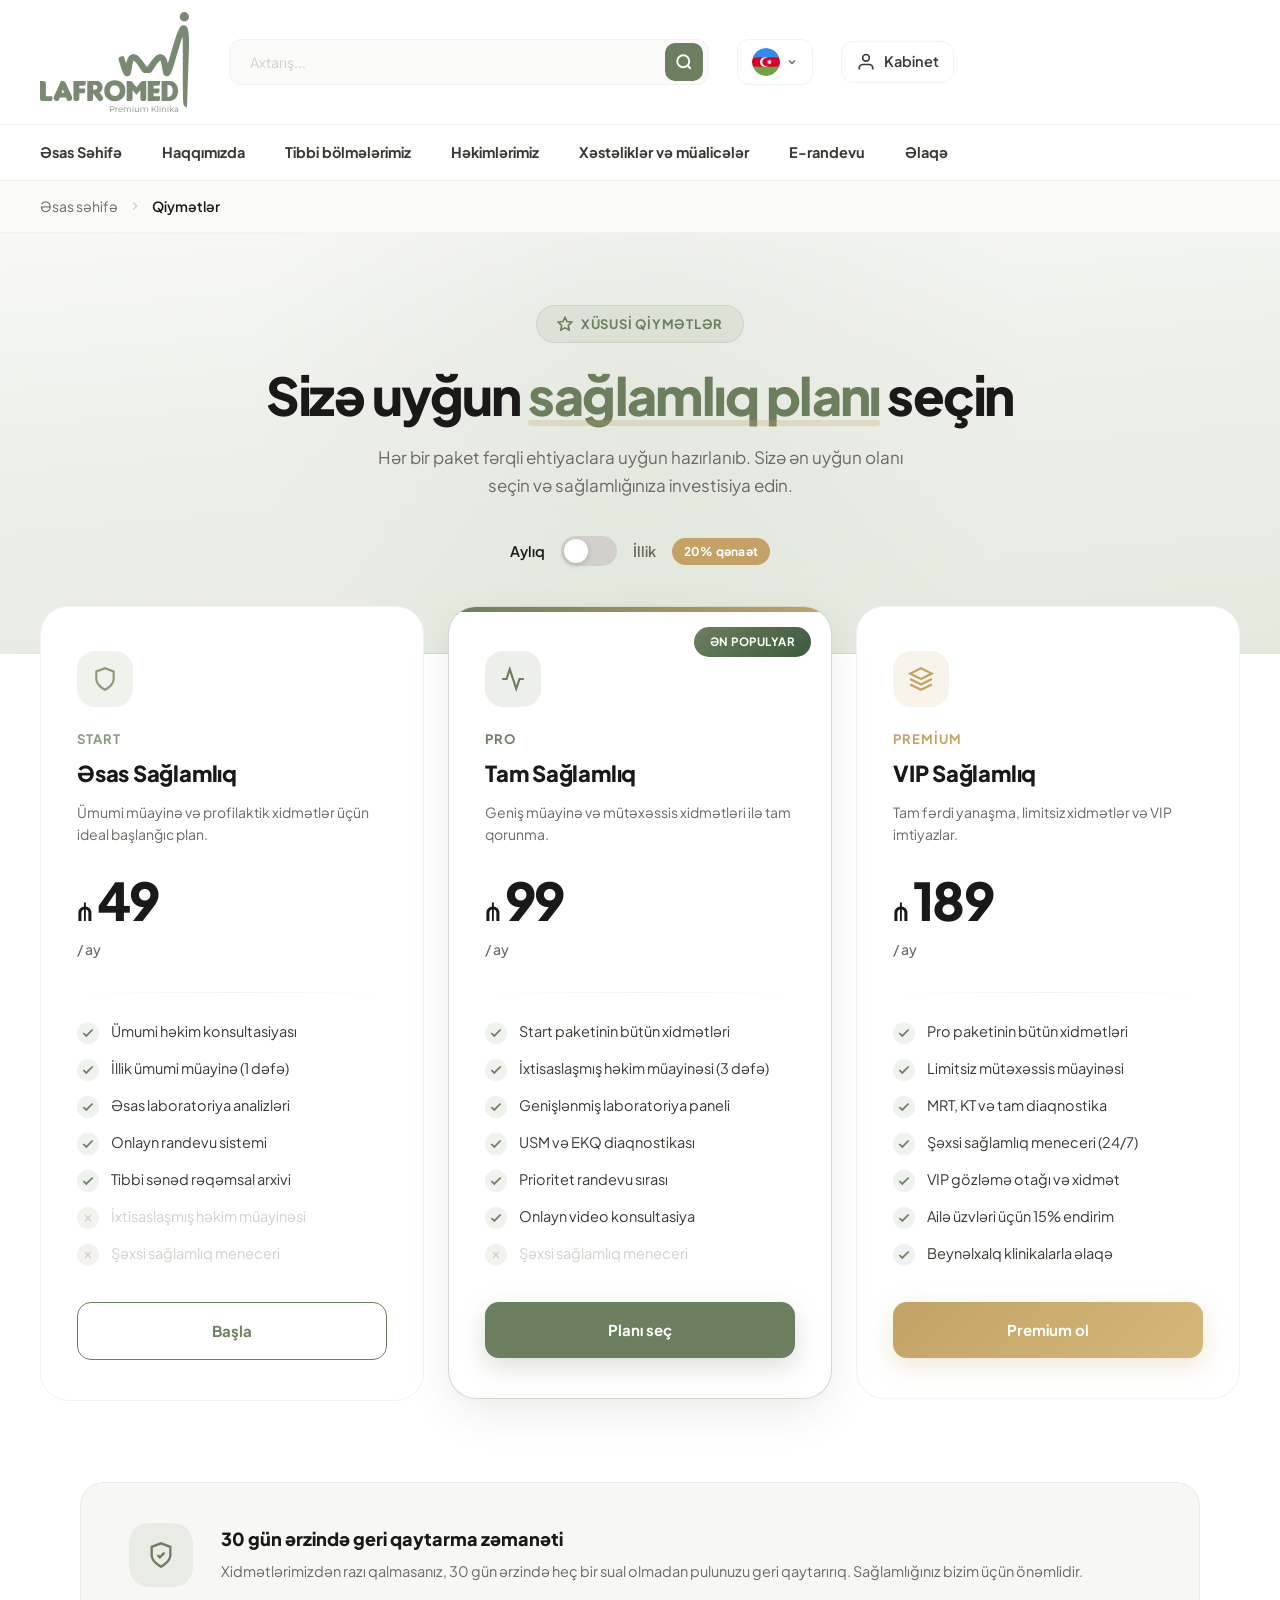
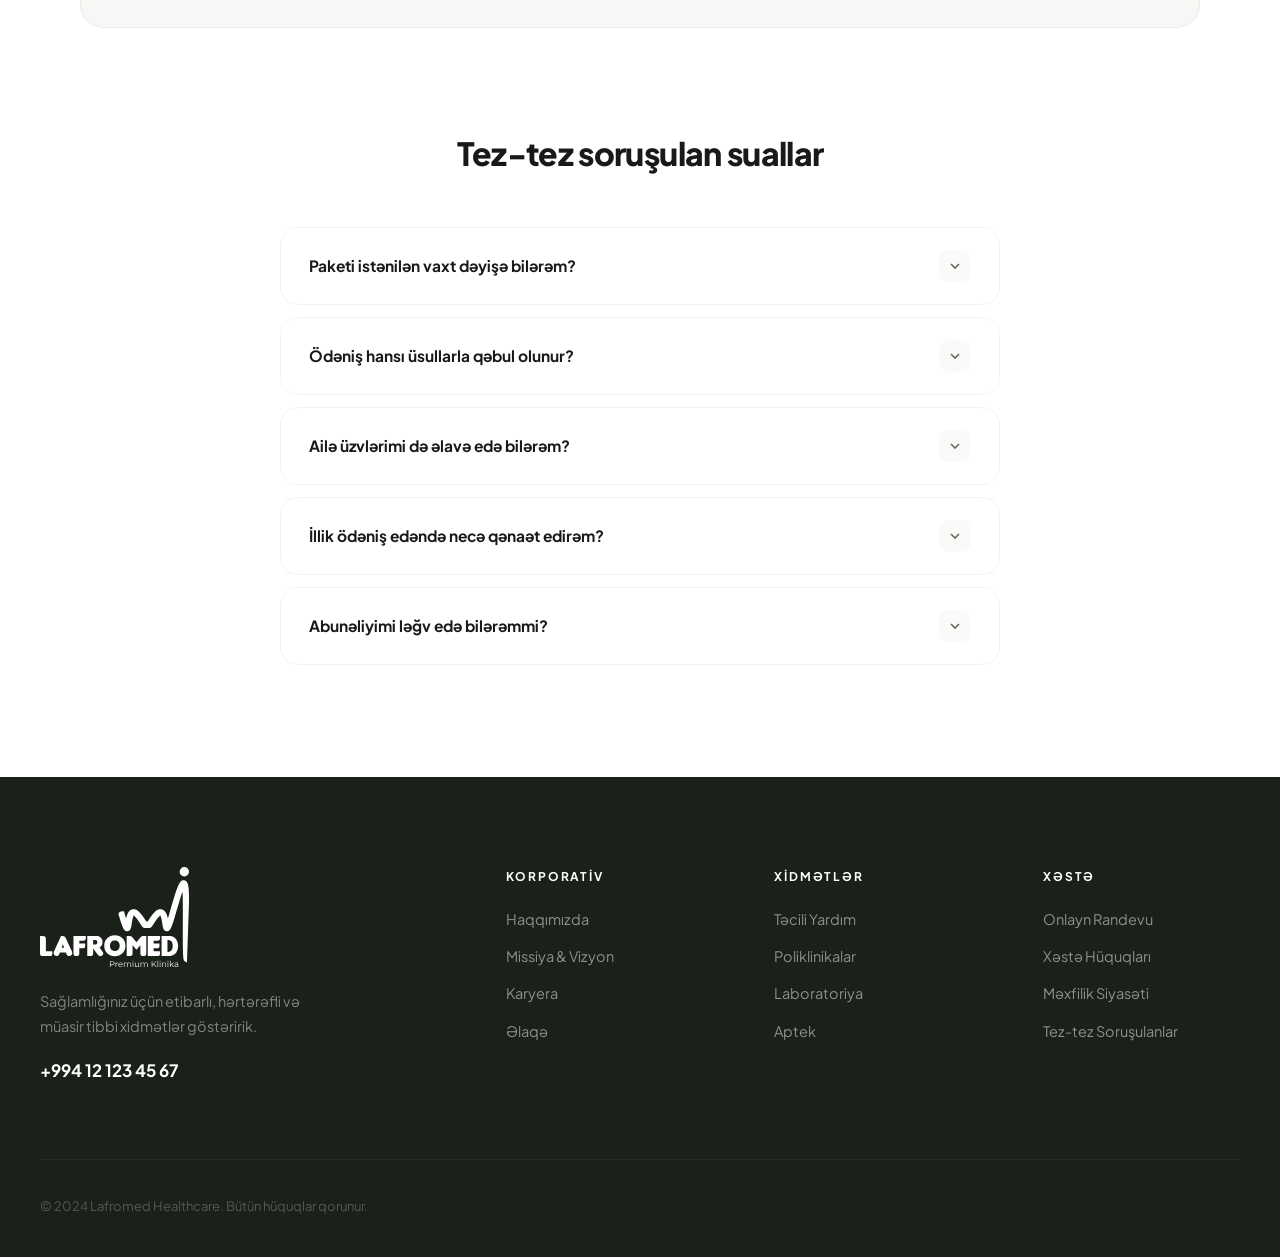
<file: z-test-price.html>
<!DOCTYPE html>
<html lang="az">
<head>
  <meta charset="UTF-8" />
  <meta name="viewport" content="width=device-width, initial-scale=1.0" />
  <title>Qiymətlər — Lafromed Healthcare</title>
  <link rel="stylesheet" href="style.css" />
  <style>
/* ============================================================
   LAFROMED HEALTHCARE — Pricing Page Styles
   ============================================================ */

/* ── Entrance Animations ───────────────────────────────── */
@keyframes priceFadeUp {
  from { opacity: 0; transform: translateY(32px); }
  to   { opacity: 1; transform: translateY(0); }
}
@keyframes priceScaleIn {
  from { opacity: 0; transform: scale(0.92) translateY(24px); }
  to   { opacity: 1; transform: scale(1) translateY(0); }
}
@keyframes shimmer {
  0%   { background-position: -200% 0; }
  100% { background-position: 200% 0; }
}
@keyframes float {
  0%, 100% { transform: translateY(0); }
  50%      { transform: translateY(-8px); }
}
@keyframes pulseGlow {
  0%, 100% { box-shadow: 0 0 0 0 rgba(107,127,94,0.15); }
  50%      { box-shadow: 0 0 0 12px rgba(107,127,94,0); }
}

/* ── Breadcrumb ───────────────────────────────────────── */
.price-breadcrumb {
  animation: priceFadeUp 0.5s ease both;
  background: var(--gray-50);
  border-bottom: 1px solid var(--gray-100);
}
.price-breadcrumb-inner {
  max-width: 1400px;
  margin: 0 auto;
  padding: 14px 40px;
  display: flex;
  align-items: center;
  gap: 10px;
  font-size: 14px;
  color: var(--gray-500);
}
.price-breadcrumb-inner a {
  color: var(--gray-500);
  text-decoration: none;
  transition: color 0.2s;
}
.price-breadcrumb-inner a:hover { color: var(--green-main); }
.price-breadcrumb-inner svg { color: var(--gray-300); }
.price-breadcrumb-inner span { color: var(--gray-900); font-weight: 600; }

/* ── Hero / Header Section ────────────────────────────── */
.price-hero {
  background: linear-gradient(175deg, #f7f8f5 0%, #eef1ea 40%, #e4e9de 100%);
  padding: 72px 40px 88px;
  text-align: center;
  position: relative;
  overflow: hidden;
}
.price-hero::before {
  content: '';
  position: absolute;
  top: -60%;
  left: 50%;
  transform: translateX(-50%);
  width: 800px;
  height: 800px;
  background: radial-gradient(circle, rgba(107,127,94,0.07) 0%, transparent 70%);
  pointer-events: none;
}
.price-hero::after {
  content: '';
  position: absolute;
  bottom: 0;
  left: 0;
  right: 0;
  height: 1px;
  background: linear-gradient(90deg, transparent, var(--gray-300), transparent);
}
.price-hero-badge {
  display: inline-flex;
  align-items: center;
  gap: 8px;
  padding: 8px 20px;
  background: rgba(107,127,94,0.1);
  border: 1px solid rgba(107,127,94,0.15);
  border-radius: 100px;
  font-size: 13px;
  font-weight: 700;
  color: var(--green-main);
  text-transform: uppercase;
  letter-spacing: 0.06em;
  margin-bottom: 24px;
  animation: priceFadeUp 0.5s ease 0.1s both;
}
.price-hero-badge svg {
  animation: float 3s ease-in-out infinite;
}
.price-hero h1 {
  font-size: clamp(32px, 4.5vw, 52px);
  font-weight: 800;
  color: var(--gray-900);
  letter-spacing: -0.03em;
  line-height: 1.1;
  margin-bottom: 18px;
  animation: priceFadeUp 0.6s ease 0.15s both;
}
.price-hero h1 em {
  font-style: normal;
  color: var(--green-main);
  position: relative;
}
.price-hero h1 em::after {
  content: '';
  position: absolute;
  bottom: 2px;
  left: 0;
  right: 0;
  height: 6px;
  background: var(--gold-main);
  opacity: 0.25;
  border-radius: 3px;
}
.price-hero p {
  font-size: 17px;
  color: var(--gray-500);
  max-width: 560px;
  margin: 0 auto;
  line-height: 1.7;
  animation: priceFadeUp 0.6s ease 0.25s both;
}

/* ── Toggle (Aylıq / İllik) ──────────────────────────── */
.price-toggle-wrap {
  display: flex;
  align-items: center;
  justify-content: center;
  gap: 16px;
  margin-top: 36px;
  animation: priceFadeUp 0.6s ease 0.35s both;
}
.price-toggle-label {
  font-size: 14.5px;
  font-weight: 600;
  color: var(--gray-500);
  transition: color 0.3s;
}
.price-toggle-label.active { color: var(--gray-900); }
.price-toggle {
  width: 56px;
  height: 30px;
  background: var(--gray-300);
  border-radius: 100px;
  cursor: pointer;
  position: relative;
  transition: background 0.3s;
  border: none;
  padding: 0;
}
.price-toggle.active {
  background: var(--green-main);
}
.price-toggle-knob {
  position: absolute;
  top: 3px;
  left: 3px;
  width: 24px;
  height: 24px;
  background: var(--white);
  border-radius: 50%;
  box-shadow: 0 2px 6px rgba(0,0,0,0.15);
  transition: transform 0.3s cubic-bezier(0.34, 1.56, 0.64, 1);
}
.price-toggle.active .price-toggle-knob {
  transform: translateX(26px);
}
.price-save-badge {
  font-size: 12px;
  font-weight: 700;
  color: var(--white);
  background: var(--gold-main);
  padding: 4px 12px;
  border-radius: 100px;
  letter-spacing: 0.02em;
}

/* ── Pricing Cards Section ────────────────────────────── */
.price-section {
  padding: 0 40px 100px;
  margin-top: -48px;
  position: relative;
  z-index: 1;
}
.price-grid {
  max-width: 1200px;
  margin: 0 auto;
  display: grid;
  grid-template-columns: repeat(3, 1fr);
  gap: 24px;
  align-items: start;
}

/* ── Individual Card ──────────────────────────────────── */
.price-card {
  background: var(--white);
  border: 1.5px solid var(--gray-100);
  border-radius: 28px;
  padding: 44px 36px 40px;
  position: relative;
  transition: transform 0.4s cubic-bezier(0.23,1,0.32,1), box-shadow 0.4s ease, border-color 0.3s;
  overflow: hidden;
}
.price-card:nth-child(1) { animation: priceScaleIn 0.6s ease 0.2s both; }
.price-card:nth-child(2) { animation: priceScaleIn 0.6s ease 0.35s both; }
.price-card:nth-child(3) { animation: priceScaleIn 0.6s ease 0.5s both; }

.price-card::before {
  content: '';
  position: absolute;
  top: 0;
  left: 0;
  right: 0;
  height: 4px;
  border-radius: 28px 28px 0 0;
  opacity: 0;
  transition: opacity 0.3s;
}
.price-card:hover {
  transform: translateY(-6px);
  box-shadow: 0 24px 60px -12px rgba(61,90,62,0.12);
  border-color: rgba(107,127,94,0.2);
}
.price-card:hover::before { opacity: 1; }

/* Card variants */
.price-card--start::before  { background: var(--green-mid); }
.price-card--pro::before    { background: linear-gradient(90deg, var(--green-main), var(--gold-main)); }
.price-card--premium::before { background: var(--gold-main); }

/* Popular (Pro) card special */
.price-card--pro {
  border-color: rgba(107,127,94,0.3);
  box-shadow: 0 16px 48px -8px rgba(61,90,62,0.14);
  transform: scale(1.03);
  z-index: 2;
}
.price-card--pro::before { opacity: 1; height: 5px; }
.price-card--pro:hover {
  transform: scale(1.03) translateY(-6px);
  box-shadow: 0 32px 72px -12px rgba(61,90,62,0.2);
}

.price-popular-tag {
  position: absolute;
  top: 20px;
  right: 20px;
  background: linear-gradient(135deg, var(--green-main), var(--green-deep));
  color: var(--white);
  font-size: 11.5px;
  font-weight: 700;
  padding: 6px 16px;
  border-radius: 100px;
  letter-spacing: 0.04em;
  text-transform: uppercase;
  animation: pulseGlow 2.5s ease infinite;
}

/* ── Card Header ──────────────────────────────────────── */
.price-card-icon {
  width: 56px;
  height: 56px;
  border-radius: 18px;
  display: flex;
  align-items: center;
  justify-content: center;
  margin-bottom: 22px;
}
.price-card--start .price-card-icon  { background: var(--green-light); color: var(--green-mid); }
.price-card--pro .price-card-icon    { background: rgba(107,127,94,0.12); color: var(--green-main); }
.price-card--premium .price-card-icon { background: rgba(196,162,101,0.12); color: var(--gold-main); }

.price-card-name {
  font-size: 13px;
  font-weight: 700;
  text-transform: uppercase;
  letter-spacing: 0.08em;
  margin-bottom: 6px;
}
.price-card--start .price-card-name  { color: var(--green-mid); }
.price-card--pro .price-card-name    { color: var(--green-main); }
.price-card--premium .price-card-name { color: var(--gold-main); }

.price-card-title {
  font-size: 22px;
  font-weight: 800;
  color: var(--gray-900);
  margin-bottom: 10px;
  letter-spacing: -0.01em;
}

.price-card-desc {
  font-size: 14px;
  color: var(--gray-500);
  line-height: 1.6;
  margin-bottom: 28px;
}

/* ── Price Display ────────────────────────────────────── */
.price-amount-wrap {
  display: flex;
  align-items: baseline;
  gap: 4px;
  margin-bottom: 8px;
}
.price-currency {
  font-size: 22px;
  font-weight: 700;
  color: var(--gray-900);
}
.price-amount {
  font-size: 52px;
  font-weight: 800;
  color: var(--gray-900);
  letter-spacing: -0.03em;
  line-height: 1;
  transition: all 0.4s cubic-bezier(0.23,1,0.32,1);
}
.price-period {
  font-size: 14px;
  font-weight: 500;
  color: var(--gray-500);
  margin-bottom: 32px;
}
.price-old {
  font-size: 15px;
  color: var(--gray-300);
  text-decoration: line-through;
  margin-left: 10px;
  font-weight: 600;
}

/* ── Divider ──────────────────────────────────────────── */
.price-divider {
  height: 1px;
  background: linear-gradient(90deg, transparent, var(--gray-100), transparent);
  margin-bottom: 28px;
}

/* ── Features List ────────────────────────────────────── */
.price-features {
  list-style: none;
  display: grid;
  gap: 14px;
  margin-bottom: 36px;
}
.price-feature {
  display: flex;
  align-items: flex-start;
  gap: 12px;
  font-size: 14.5px;
  color: var(--gray-700);
  line-height: 1.5;
}
.price-feature-icon {
  width: 22px;
  height: 22px;
  border-radius: 50%;
  display: flex;
  align-items: center;
  justify-content: center;
  flex-shrink: 0;
  margin-top: 1px;
}
.price-feature-icon.included {
  background: rgba(107,127,94,0.1);
  color: var(--green-main);
}
.price-feature-icon.excluded {
  background: var(--gray-100);
  color: var(--gray-300);
}
.price-feature.excluded-text {
  color: var(--gray-300);
}

/* ── CTA Button ───────────────────────────────────────── */
.price-cta {
  display: block;
  width: 100%;
  padding: 16px;
  border-radius: 14px;
  font-family: var(--font-sans);
  font-size: 15px;
  font-weight: 700;
  text-align: center;
  text-decoration: none;
  cursor: pointer;
  border: none;
  transition: all 0.3s cubic-bezier(0.23,1,0.32,1);
}
.price-cta--outline {
  background: var(--white);
  color: var(--green-main);
  border: 1.5px solid var(--green-main);
}
.price-cta--outline:hover {
  background: var(--green-main);
  color: var(--white);
  transform: translateY(-2px);
  box-shadow: 0 8px 24px rgba(107,127,94,0.2);
}
.price-cta--filled {
  background: var(--green-main);
  color: var(--white);
  box-shadow: 0 8px 24px rgba(107,127,94,0.25);
}
.price-cta--filled:hover {
  background: var(--green-deep);
  transform: translateY(-2px);
  box-shadow: 0 12px 32px rgba(61,90,62,0.3);
}
.price-cta--gold {
  background: linear-gradient(135deg, var(--gold-main), #d4b87a);
  color: var(--white);
  box-shadow: 0 8px 24px rgba(196,162,101,0.25);
}
.price-cta--gold:hover {
  background: linear-gradient(135deg, #b8944f, var(--gold-main));
  transform: translateY(-2px);
  box-shadow: 0 12px 32px rgba(196,162,101,0.35);
}

/* ── Guarantee Banner ─────────────────────────────────── */
.price-guarantee {
  max-width: 1200px;
  margin: -20px auto 0;
  padding: 0 40px 100px;
}
.price-guarantee-inner {
  background: var(--green-pale);
  border: 1px solid rgba(107,127,94,0.1);
  border-radius: 24px;
  padding: 40px 48px;
  display: flex;
  align-items: center;
  gap: 28px;
  animation: priceFadeUp 0.6s ease 0.7s both;
}
.price-guarantee-icon {
  width: 64px;
  height: 64px;
  border-radius: 20px;
  background: rgba(107,127,94,0.1);
  display: flex;
  align-items: center;
  justify-content: center;
  flex-shrink: 0;
  color: var(--green-main);
}
.price-guarantee-text h3 {
  font-size: 18px;
  font-weight: 800;
  color: var(--gray-900);
  margin-bottom: 6px;
}
.price-guarantee-text p {
  font-size: 14.5px;
  color: var(--gray-500);
  line-height: 1.65;
}

/* ── FAQ Section ──────────────────────────────────────── */
.price-faq {
  max-width: 800px;
  margin: 0 auto;
  padding: 0 40px 100px;
}
.price-faq-title {
  font-size: 32px;
  font-weight: 800;
  color: var(--gray-900);
  text-align: center;
  margin-bottom: 48px;
  letter-spacing: -0.02em;
}
.faq-item {
  border: 1px solid var(--gray-100);
  border-radius: 18px;
  margin-bottom: 12px;
  overflow: hidden;
  transition: border-color 0.3s, box-shadow 0.3s;
}
.faq-item:hover {
  border-color: rgba(107,127,94,0.2);
}
.faq-item.open {
  border-color: rgba(107,127,94,0.25);
  box-shadow: 0 4px 16px rgba(61,90,62,0.06);
}
.faq-question {
  width: 100%;
  padding: 22px 28px;
  display: flex;
  align-items: center;
  justify-content: space-between;
  gap: 16px;
  font-family: var(--font-sans);
  font-size: 15.5px;
  font-weight: 700;
  color: var(--gray-900);
  background: none;
  border: none;
  cursor: pointer;
  text-align: left;
  transition: color 0.2s;
}
.faq-question:hover { color: var(--green-main); }
.faq-chevron {
  width: 32px;
  height: 32px;
  border-radius: 10px;
  background: var(--gray-50);
  display: flex;
  align-items: center;
  justify-content: center;
  flex-shrink: 0;
  transition: transform 0.35s cubic-bezier(0.23,1,0.32,1), background 0.3s;
  color: var(--gray-500);
}
.faq-item.open .faq-chevron {
  transform: rotate(180deg);
  background: var(--green-light);
  color: var(--green-main);
}
.faq-answer {
  max-height: 0;
  overflow: hidden;
  transition: max-height 0.4s cubic-bezier(0.23,1,0.32,1), padding 0.3s;
}
.faq-answer-inner {
  padding: 0 28px 24px;
  font-size: 14.5px;
  color: var(--gray-500);
  line-height: 1.7;
}

/* ═══════════════════════════════════════════════════════════
   RESPONSIVE
   ═══════════════════════════════════════════════════════════ */
@media (max-width: 1100px) {
  .price-grid { gap: 18px; }
  .price-card { padding: 36px 28px 36px; }
  .price-card--pro { transform: scale(1.02); }
  .price-card--pro:hover { transform: scale(1.02) translateY(-6px); }
}

@media (max-width: 1024px) {
  .price-breadcrumb-inner { padding: 14px 16px; }
  .price-hero { padding: 48px 20px 72px; }
}

@media (max-width: 900px) {
  .price-section { padding: 0 20px 80px; }
  .price-grid {
    grid-template-columns: 1fr;
    max-width: 480px;
    margin: 0 auto;
    gap: 20px;
  }
  .price-card--pro {
    transform: none;
    order: -1;
  }
  .price-card--pro:hover { transform: translateY(-6px); }
  .price-guarantee { padding: 0 20px 80px; }
  .price-guarantee-inner {
    flex-direction: column;
    text-align: center;
    padding: 32px 28px;
  }
  .price-faq { padding: 0 20px 80px; }
  .price-faq-title { font-size: 26px; margin-bottom: 32px; }
}

@media (max-width: 768px) {
  .price-hero { padding: 36px 16px 64px; }
  .price-hero h1 { font-size: 28px; }
  .price-hero p { font-size: 15px; }
  .price-amount { font-size: 44px; }
  .price-section { margin-top: -36px; }
  .price-card { padding: 32px 24px; border-radius: 22px; }
  .faq-question { padding: 18px 20px; font-size: 14.5px; }
  .faq-answer-inner { padding: 0 20px 20px; }
}
  </style>
</head>
<body>

  <!-- ── HEADER TOP ──────────────────────────────────────── -->
  <header class="header-top">
    <div class="header-top-inner">
      <a href="index.html" class="logo">
        <img src="uploads/logo.svg" alt="Lafromed Healthcare" class="logo-img logo-desktop" />
        <img src="uploads/logo_mobile.svg" alt="Lafromed Healthcare" class="logo-img logo-mobile" />
      </a>
      <div class="header-top-right">
        <div class="header-search">
          <input type="text" placeholder="Axtarış..." class="header-search-input" data-i18n-placeholder="header_search_placeholder" />
          <button class="header-search-btn" aria-label="Axtar">
            <svg width="18" height="18" viewBox="0 0 24 24" fill="none" stroke="currentColor" stroke-width="2.5"><circle cx="11" cy="11" r="8"/><line x1="21" y1="21" x2="16.65" y2="16.65"/></svg>
          </button>
        </div>
        <div class="header-actions">
          <div class="header-lang" id="langToggle">
            <img src="uploads/langs/aze.svg" alt="AZ" class="lang-flag" id="currentFlag" />
            <svg class="lang-chevron" width="12" height="12" viewBox="0 0 24 24" fill="none" stroke="currentColor" stroke-width="2.5"><polyline points="6 9 12 15 18 9"/></svg>
            <div class="lang-dropdown" id="langDropdown">
              <button class="lang-option active" data-lang="az" data-flag="uploads/langs/aze.svg"><img src="uploads/langs/aze.svg" alt="" class="lang-flag" /> Azərbaycan</button>
              <button class="lang-option" data-lang="en" data-flag="uploads/langs/eng.svg"><img src="uploads/langs/eng.svg" alt="" class="lang-flag" /> English</button>
              <button class="lang-option" data-lang="ru" data-flag="uploads/langs/ru.svg"><img src="uploads/langs/ru.svg" alt="" class="lang-flag" /> Русский</button>
            </div>
          </div>
          <a href="login.html" class="header-login">
            <svg width="20" height="20" viewBox="0 0 24 24" fill="none" stroke="currentColor" stroke-width="2"><path d="M20 21v-2a4 4 0 00-4-4H8a4 4 0 00-4 4v2"/><circle cx="12" cy="7" r="4"/></svg>
            <span data-i18n="header_cabinet">Kabinet</span>
          </a>
        </div>
      </div>
      <div class="header-mobile-actions">
        <div class="header-lang" id="langToggleMob">
          <img src="uploads/langs/aze.svg" alt="AZ" class="lang-flag" id="currentFlagMob" />
          <svg class="lang-chevron" width="10" height="10" viewBox="0 0 24 24" fill="none" stroke="currentColor" stroke-width="3"><polyline points="6 9 12 15 18 9"/></svg>
          <div class="lang-dropdown" id="langDropdownMob">
            <button class="lang-option active" data-lang="az" data-flag="uploads/langs/aze.svg"><img src="uploads/langs/aze.svg" alt="" class="lang-flag" /> Azərbaycan</button>
            <button class="lang-option" data-lang="en" data-flag="uploads/langs/eng.svg"><img src="uploads/langs/eng.svg" alt="" class="lang-flag" /> English</button>
            <button class="lang-option" data-lang="ru" data-flag="uploads/langs/ru.svg"><img src="uploads/langs/ru.svg" alt="" class="lang-flag" /> Русский</button>
          </div>
        </div>
        <button class="mobile-icon-btn" id="mobileSearchBtn" aria-label="Axtar">
          <svg width="20" height="20" viewBox="0 0 24 24" fill="none" stroke="currentColor" stroke-width="2"><circle cx="11" cy="11" r="8"/><line x1="21" y1="21" x2="16.65" y2="16.65"/></svg>
        </button>
        <button class="hamburger" id="hamburger" aria-label="Menu">
          <span></span><span></span><span></span>
        </button>
      </div>
    </div>
  </header>

  <!-- ── SPOTLIGHT SEARCH OVERLAY ──────────────────────── -->
  <div class="spotlight-overlay" id="spotlightOverlay">
    <div class="spotlight-backdrop" id="spotlightBackdrop"></div>
    <div class="spotlight-box">
      <div class="spotlight-input-wrap">
        <svg class="spotlight-icon" width="22" height="22" viewBox="0 0 24 24" fill="none" stroke="currentColor" stroke-width="2.5"><circle cx="11" cy="11" r="8"/><line x1="21" y1="21" x2="16.65" y2="16.65"/></svg>
        <input type="text" class="spotlight-input" id="spotlightInput" placeholder="Axtarış..." autocomplete="off" />
        <button class="spotlight-search-btn" id="spotlightSearchBtn" aria-label="Axtar">
          <svg width="20" height="20" viewBox="0 0 24 24" fill="none" stroke="currentColor" stroke-width="2.5"><circle cx="11" cy="11" r="8"/><line x1="21" y1="21" x2="16.65" y2="16.65"/></svg>
        </button>
      </div>
    </div>
  </div>

  <!-- ── HEADER NAV (sticky) ─────────────────────────────── -->
  <nav class="header-nav" id="headerNav">
    <div class="header-nav-inner">
      <div class="header-nav-links">
        <a href="index.html" class="nav-item" data-i18n="nav_home">Əsas Səhifə</a>
        <a href="about.html" class="nav-item" data-i18n="nav_about">Haqqımızda</a>
        <a href="#" class="nav-item" data-i18n="nav_departments">Tibbi bölmələrimiz</a>
        <a href="#" class="nav-item" data-i18n="nav_doctors">Həkimlərimiz</a>
        <a href="#" class="nav-item" data-i18n="nav_diseases">Xəstəliklər və müalicələr</a>
        <a href="#" class="nav-item" data-i18n="nav_appointment">E-randevu</a>
        <a href="#" class="nav-item" data-i18n="nav_contact">Əlaqə</a>
      </div>
    </div>
  </nav>

  <!-- ── MOBILE MENU ─────────────────────────────────────── -->
  <div class="mobile-overlay" id="mobileOverlay"></div>
  <aside class="mobile-menu" id="mobileMenu">
    <div class="mobile-menu-top">
      <button class="mobile-menu-close" id="mobileClose" aria-label="Bağla">
        <svg width="24" height="24" viewBox="0 0 24 24" fill="none" stroke="currentColor" stroke-width="2.5"><line x1="18" y1="6" x2="6" y2="18"/><line x1="6" y1="6" x2="18" y2="18"/></svg>
      </button>
    </div>
    <nav class="mobile-menu-links">
      <a href="index.html" class="mob-link">Əsas Səhifə</a>
      <a href="about.html" class="mob-link">Haqqımızda</a>
      <a href="#" class="mob-link">Tibbi bölmələrimiz</a>
      <a href="#" class="mob-link">Həkimlərimiz</a>
      <a href="#" class="mob-link">Xəstəliklər və müalicələr</a>
      <a href="#" class="mob-link">E-randevu</a>
      <a href="#" class="mob-link">Əlaqə</a>
      <div class="mob-divider"></div>
      <a href="login.html" class="mob-link mob-cabinet">
        <svg width="20" height="20" viewBox="0 0 24 24" fill="none" stroke="currentColor" stroke-width="2"><path d="M20 21v-2a4 4 0 00-4-4H8a4 4 0 00-4 4v2"/><circle cx="12" cy="7" r="4"/></svg>
        Kabinet
      </a>
    </nav>
  </aside>

  <!-- ── BREADCRUMB ──────────────────────────────────────── -->
  <div class="price-breadcrumb">
    <div class="price-breadcrumb-inner">
      <a href="index.html">Əsas səhifə</a>
      <svg width="14" height="14" viewBox="0 0 24 24" fill="none" stroke="currentColor" stroke-width="2.5"><polyline points="9 18 15 12 9 6"/></svg>
      <span>Qiymətlər</span>
    </div>
  </div>

  <!-- ── PRICING HERO ────────────────────────────────────── -->
  <section class="price-hero">
    <div class="price-hero-badge">
      <svg width="16" height="16" viewBox="0 0 24 24" fill="none" stroke="currentColor" stroke-width="2.5"><polygon points="12 2 15.09 8.26 22 9.27 17 14.14 18.18 21.02 12 17.77 5.82 21.02 7 14.14 2 9.27 8.91 8.26 12 2"/></svg>
      Xüsusi Qiymətlər
    </div>
    <h1>Sizə uyğun <em>sağlamlıq planı</em> seçin</h1>
    <p>Hər bir paket fərqli ehtiyaclara uyğun hazırlanıb. Sizə ən uyğun olanı seçin və sağlamlığınıza investisiya edin.</p>

    <!-- Toggle -->
    <div class="price-toggle-wrap">
      <span class="price-toggle-label active" id="monthlyLabel">Aylıq</span>
      <button class="price-toggle" id="priceToggle" aria-label="Ödəniş dövrünü dəyiş">
        <span class="price-toggle-knob"></span>
      </button>
      <span class="price-toggle-label" id="yearlyLabel">İllik</span>
      <span class="price-save-badge">20% qənaət</span>
    </div>
  </section>

  <!-- ── PRICING CARDS ───────────────────────────────────── -->
  <section class="price-section">
    <div class="price-grid">

      <!-- ─── START ─────────────────────────────── -->
      <div class="price-card price-card--start">
        <div class="price-card-icon">
          <svg width="26" height="26" viewBox="0 0 24 24" fill="none" stroke="currentColor" stroke-width="2"><path d="M12 22s8-4 8-10V5l-8-3-8 3v7c0 6 8 10 8 10z"/></svg>
        </div>
        <div class="price-card-name">Start</div>
        <h3 class="price-card-title">Əsas Sağlamlıq</h3>
        <p class="price-card-desc">Ümumi müayinə və profilaktik xidmətlər üçün ideal başlanğıc plan.</p>

        <div class="price-amount-wrap">
          <span class="price-currency">₼</span>
          <span class="price-amount" data-monthly="49" data-yearly="39">49</span>
        </div>
        <div class="price-period">/ <span class="price-period-text">ay</span><span class="price-old price-old-yearly" style="display:none;">₼49/ay</span></div>

        <div class="price-divider"></div>

        <ul class="price-features">
          <li class="price-feature">
            <span class="price-feature-icon included"><svg width="14" height="14" viewBox="0 0 24 24" fill="none" stroke="currentColor" stroke-width="3"><polyline points="20 6 9 17 4 12"/></svg></span>
            Ümumi həkim konsultasiyası
          </li>
          <li class="price-feature">
            <span class="price-feature-icon included"><svg width="14" height="14" viewBox="0 0 24 24" fill="none" stroke="currentColor" stroke-width="3"><polyline points="20 6 9 17 4 12"/></svg></span>
            İllik ümumi müayinə (1 dəfə)
          </li>
          <li class="price-feature">
            <span class="price-feature-icon included"><svg width="14" height="14" viewBox="0 0 24 24" fill="none" stroke="currentColor" stroke-width="3"><polyline points="20 6 9 17 4 12"/></svg></span>
            Əsas laboratoriya analizləri
          </li>
          <li class="price-feature">
            <span class="price-feature-icon included"><svg width="14" height="14" viewBox="0 0 24 24" fill="none" stroke="currentColor" stroke-width="3"><polyline points="20 6 9 17 4 12"/></svg></span>
            Onlayn randevu sistemi
          </li>
          <li class="price-feature">
            <span class="price-feature-icon included"><svg width="14" height="14" viewBox="0 0 24 24" fill="none" stroke="currentColor" stroke-width="3"><polyline points="20 6 9 17 4 12"/></svg></span>
            Tibbi sənəd rəqəmsal arxivi
          </li>
          <li class="price-feature excluded-text">
            <span class="price-feature-icon excluded"><svg width="12" height="12" viewBox="0 0 24 24" fill="none" stroke="currentColor" stroke-width="3"><line x1="18" y1="6" x2="6" y2="18"/><line x1="6" y1="6" x2="18" y2="18"/></svg></span>
            İxtisaslaşmış həkim müayinəsi
          </li>
          <li class="price-feature excluded-text">
            <span class="price-feature-icon excluded"><svg width="12" height="12" viewBox="0 0 24 24" fill="none" stroke="currentColor" stroke-width="3"><line x1="18" y1="6" x2="6" y2="18"/><line x1="6" y1="6" x2="18" y2="18"/></svg></span>
            Şəxsi sağlamlıq meneceri
          </li>
        </ul>

        <a href="register.html" class="price-cta price-cta--outline">Başla</a>
      </div>

      <!-- ─── PRO ───────────────────────────────── -->
      <div class="price-card price-card--pro">
        <span class="price-popular-tag">Ən populyar</span>
        <div class="price-card-icon">
          <svg width="26" height="26" viewBox="0 0 24 24" fill="none" stroke="currentColor" stroke-width="2"><path d="M22 12h-4l-3 9L9 3l-3 9H2"/></svg>
        </div>
        <div class="price-card-name">Pro</div>
        <h3 class="price-card-title">Tam Sağlamlıq</h3>
        <p class="price-card-desc">Geniş müayinə və mütəxəssis xidmətləri ilə tam qorunma.</p>

        <div class="price-amount-wrap">
          <span class="price-currency">₼</span>
          <span class="price-amount" data-monthly="99" data-yearly="79">99</span>
        </div>
        <div class="price-period">/ <span class="price-period-text">ay</span><span class="price-old price-old-yearly" style="display:none;">₼99/ay</span></div>

        <div class="price-divider"></div>

        <ul class="price-features">
          <li class="price-feature">
            <span class="price-feature-icon included"><svg width="14" height="14" viewBox="0 0 24 24" fill="none" stroke="currentColor" stroke-width="3"><polyline points="20 6 9 17 4 12"/></svg></span>
            Start paketinin bütün xidmətləri
          </li>
          <li class="price-feature">
            <span class="price-feature-icon included"><svg width="14" height="14" viewBox="0 0 24 24" fill="none" stroke="currentColor" stroke-width="3"><polyline points="20 6 9 17 4 12"/></svg></span>
            İxtisaslaşmış həkim müayinəsi (3 dəfə)
          </li>
          <li class="price-feature">
            <span class="price-feature-icon included"><svg width="14" height="14" viewBox="0 0 24 24" fill="none" stroke="currentColor" stroke-width="3"><polyline points="20 6 9 17 4 12"/></svg></span>
            Genişlənmiş laboratoriya paneli
          </li>
          <li class="price-feature">
            <span class="price-feature-icon included"><svg width="14" height="14" viewBox="0 0 24 24" fill="none" stroke="currentColor" stroke-width="3"><polyline points="20 6 9 17 4 12"/></svg></span>
            USM və EKQ diaqnostikası
          </li>
          <li class="price-feature">
            <span class="price-feature-icon included"><svg width="14" height="14" viewBox="0 0 24 24" fill="none" stroke="currentColor" stroke-width="3"><polyline points="20 6 9 17 4 12"/></svg></span>
            Prioritet randevu sırası
          </li>
          <li class="price-feature">
            <span class="price-feature-icon included"><svg width="14" height="14" viewBox="0 0 24 24" fill="none" stroke="currentColor" stroke-width="3"><polyline points="20 6 9 17 4 12"/></svg></span>
            Onlayn video konsultasiya
          </li>
          <li class="price-feature excluded-text">
            <span class="price-feature-icon excluded"><svg width="12" height="12" viewBox="0 0 24 24" fill="none" stroke="currentColor" stroke-width="3"><line x1="18" y1="6" x2="6" y2="18"/><line x1="6" y1="6" x2="18" y2="18"/></svg></span>
            Şəxsi sağlamlıq meneceri
          </li>
        </ul>

        <a href="register.html" class="price-cta price-cta--filled">Planı seç</a>
      </div>

      <!-- ─── PREMIUM ───────────────────────────── -->
      <div class="price-card price-card--premium">
        <div class="price-card-icon">
          <svg width="26" height="26" viewBox="0 0 24 24" fill="none" stroke="currentColor" stroke-width="2"><path d="M12 2L2 7l10 5 10-5-10-5z"/><path d="M2 17l10 5 10-5"/><path d="M2 12l10 5 10-5"/></svg>
        </div>
        <div class="price-card-name">Premium</div>
        <h3 class="price-card-title">VIP Sağlamlıq</h3>
        <p class="price-card-desc">Tam fərdi yanaşma, limitsiz xidmətlər və VIP imtiyazlar.</p>

        <div class="price-amount-wrap">
          <span class="price-currency">₼</span>
          <span class="price-amount" data-monthly="189" data-yearly="149">189</span>
        </div>
        <div class="price-period">/ <span class="price-period-text">ay</span><span class="price-old price-old-yearly" style="display:none;">₼189/ay</span></div>

        <div class="price-divider"></div>

        <ul class="price-features">
          <li class="price-feature">
            <span class="price-feature-icon included"><svg width="14" height="14" viewBox="0 0 24 24" fill="none" stroke="currentColor" stroke-width="3"><polyline points="20 6 9 17 4 12"/></svg></span>
            Pro paketinin bütün xidmətləri
          </li>
          <li class="price-feature">
            <span class="price-feature-icon included"><svg width="14" height="14" viewBox="0 0 24 24" fill="none" stroke="currentColor" stroke-width="3"><polyline points="20 6 9 17 4 12"/></svg></span>
            Limitsiz mütəxəssis müayinəsi
          </li>
          <li class="price-feature">
            <span class="price-feature-icon included"><svg width="14" height="14" viewBox="0 0 24 24" fill="none" stroke="currentColor" stroke-width="3"><polyline points="20 6 9 17 4 12"/></svg></span>
            MRT, KT və tam diaqnostika
          </li>
          <li class="price-feature">
            <span class="price-feature-icon included"><svg width="14" height="14" viewBox="0 0 24 24" fill="none" stroke="currentColor" stroke-width="3"><polyline points="20 6 9 17 4 12"/></svg></span>
            Şəxsi sağlamlıq meneceri (24/7)
          </li>
          <li class="price-feature">
            <span class="price-feature-icon included"><svg width="14" height="14" viewBox="0 0 24 24" fill="none" stroke="currentColor" stroke-width="3"><polyline points="20 6 9 17 4 12"/></svg></span>
            VIP gözləmə otağı və xidmət
          </li>
          <li class="price-feature">
            <span class="price-feature-icon included"><svg width="14" height="14" viewBox="0 0 24 24" fill="none" stroke="currentColor" stroke-width="3"><polyline points="20 6 9 17 4 12"/></svg></span>
            Ailə üzvləri üçün 15% endirim
          </li>
          <li class="price-feature">
            <span class="price-feature-icon included"><svg width="14" height="14" viewBox="0 0 24 24" fill="none" stroke="currentColor" stroke-width="3"><polyline points="20 6 9 17 4 12"/></svg></span>
            Beynəlxalq klinikalarla əlaqə
          </li>
        </ul>

        <a href="register.html" class="price-cta price-cta--gold">Premium ol</a>
      </div>

    </div>
  </section>

  <!-- ── GUARANTEE BANNER ────────────────────────────────── -->
  <div class="price-guarantee">
    <div class="price-guarantee-inner">
      <div class="price-guarantee-icon">
        <svg width="28" height="28" viewBox="0 0 24 24" fill="none" stroke="currentColor" stroke-width="2"><path d="M12 22s8-4 8-10V5l-8-3-8 3v7c0 6 8 10 8 10z"/><polyline points="9 12 11 14 15 10"/></svg>
      </div>
      <div class="price-guarantee-text">
        <h3>30 gün ərzində geri qaytarma zəmanəti</h3>
        <p>Xidmətlərimizdən razı qalmasanız, 30 gün ərzində heç bir sual olmadan pulunuzu geri qaytarırıq. Sağlamlığınız bizim üçün önəmlidir.</p>
      </div>
    </div>
  </div>

  <!-- ── FAQ ─────────────────────────────────────────────── -->
  <section class="price-faq">
    <h2 class="price-faq-title">Tez-tez soruşulan suallar</h2>

    <div class="faq-item">
      <button class="faq-question">
        Paketi istənilən vaxt dəyişə bilərəm?
        <span class="faq-chevron"><svg width="16" height="16" viewBox="0 0 24 24" fill="none" stroke="currentColor" stroke-width="2.5"><polyline points="6 9 12 15 18 9"/></svg></span>
      </button>
      <div class="faq-answer"><div class="faq-answer-inner">Bəli, istənilən vaxt paketinizi yüksəldə və ya aşağı sala bilərsiniz. Dəyişiklik növbəti ödəniş dövründən etibarən qüvvəyə minir. Yüksəltmə zamanı fərq proporsional olaraq hesablanır.</div></div>
    </div>

    <div class="faq-item">
      <button class="faq-question">
        Ödəniş hansı üsullarla qəbul olunur?
        <span class="faq-chevron"><svg width="16" height="16" viewBox="0 0 24 24" fill="none" stroke="currentColor" stroke-width="2.5"><polyline points="6 9 12 15 18 9"/></svg></span>
      </button>
      <div class="faq-answer"><div class="faq-answer-inner">Visa, Mastercard və yerli bank kartları ilə ödəniş edə bilərsiniz. Həmçinin bank köçürməsi və nağd ödəniş imkanı da mövcuddur. Bütün onlayn ödənişlər SSL ilə qorunur.</div></div>
    </div>

    <div class="faq-item">
      <button class="faq-question">
        Ailə üzvlərimi də əlavə edə bilərəm?
        <span class="faq-chevron"><svg width="16" height="16" viewBox="0 0 24 24" fill="none" stroke="currentColor" stroke-width="2.5"><polyline points="6 9 12 15 18 9"/></svg></span>
      </button>
      <div class="faq-answer"><div class="faq-answer-inner">Premium paketdə ailə üzvləri üçün 15% endirim mövcuddur. Digər paketlərdə hər bir ailə üzvü üçün ayrıca abunəlik tələb olunur, lakin xüsusi ailə endirimi tətbiq edilir.</div></div>
    </div>

    <div class="faq-item">
      <button class="faq-question">
        İllik ödəniş edəndə necə qənaət edirəm?
        <span class="faq-chevron"><svg width="16" height="16" viewBox="0 0 24 24" fill="none" stroke="currentColor" stroke-width="2.5"><polyline points="6 9 12 15 18 9"/></svg></span>
      </button>
      <div class="faq-answer"><div class="faq-answer-inner">İllik ödəniş seçdikdə aylıq qiymətə nisbətən 20% qənaət edirsiniz. Məsələn, Pro paket aylıq ₼99 əvəzinə ₼79/ay olaraq hesablanır. Ödəniş bir dəfəyə illik olaraq tutulur.</div></div>
    </div>

    <div class="faq-item">
      <button class="faq-question">
        Abunəliyimi ləğv edə bilərəmmi?
        <span class="faq-chevron"><svg width="16" height="16" viewBox="0 0 24 24" fill="none" stroke="currentColor" stroke-width="2.5"><polyline points="6 9 12 15 18 9"/></svg></span>
      </button>
      <div class="faq-answer"><div class="faq-answer-inner">İstənilən vaxt abunəliyinizi ləğv edə bilərsiniz. Ləğv etdikdən sonra cari ödəniş dövrünün sonuna qədər xidmətlərdən istifadə edə bilərsiniz. 30 gün geri qaytarma zəmanətimiz bütün paketlərə şamil olunur.</div></div>
    </div>
  </section>

  <!-- ── FOOTER ──────────────────────────────────────────── -->
  <footer class="footer">
    <div class="footer-inner">
      <div class="footer-brand">
        <div class="logo"><img src="uploads/logo.svg" alt="Lafromed Healthcare" class="logo-img footer-logo-img" /></div>
        <p>Sağlamlığınız üçün etibarlı, hərtərəfli və müasir tibbi xidmətlər göstəririk.</p>
        <p class="footer-phone"><strong>+994 12 123 45 67</strong></p>
      </div>
      <div class="footer-links"><h4>Korporativ</h4><a href="#">Haqqımızda</a><a href="#">Missiya &amp; Vizyon</a><a href="#">Karyera</a><a href="#">Əlaqə</a></div>
      <div class="footer-links"><h4>Xidmətlər</h4><a href="#">Təcili Yardım</a><a href="#">Poliklinikalar</a><a href="#">Laboratoriya</a><a href="#">Aptek</a></div>
      <div class="footer-links"><h4>Xəstə</h4><a href="#">Onlayn Randevu</a><a href="#">Xəstə Hüquqları</a><a href="#">Məxfilik Siyasəti</a><a href="#">Tez-tez Soruşulanlar</a></div>
    </div>
    <div class="footer-bottom"><p>&copy; 2024 Lafromed Healthcare. Bütün hüquqlar qorunur.</p></div>
  </footer>

  <!-- ── SCRIPTS ─────────────────────────────────────────── -->
  <script src="script.js"></script>
  <script src="i18n.js"></script>
  <script>
  (function() {
    /* ── Price Toggle (Aylıq ↔ İllik) ──────────────── */
    const toggle = document.getElementById('priceToggle');
    const monthlyLabel = document.getElementById('monthlyLabel');
    const yearlyLabel = document.getElementById('yearlyLabel');
    const amounts = document.querySelectorAll('.price-amount');
    const periodTexts = document.querySelectorAll('.price-period-text');
    const oldPrices = document.querySelectorAll('.price-old-yearly');
    let isYearly = false;

    if (toggle) {
      toggle.addEventListener('click', () => {
        isYearly = !isYearly;
        toggle.classList.toggle('active', isYearly);
        monthlyLabel.classList.toggle('active', !isYearly);
        yearlyLabel.classList.toggle('active', isYearly);

        amounts.forEach(el => {
          const target = isYearly ? el.dataset.yearly : el.dataset.monthly;
          // Animate number change
          el.style.opacity = '0';
          el.style.transform = 'translateY(-8px)';
          setTimeout(() => {
            el.textContent = target;
            el.style.opacity = '1';
            el.style.transform = 'translateY(0)';
          }, 200);
        });

        periodTexts.forEach(el => {
          el.textContent = isYearly ? 'ay' : 'ay';
        });

        oldPrices.forEach(el => {
          el.style.display = isYearly ? 'inline' : 'none';
        });
      });
    }

    /* ── FAQ Accordion ─────────────────────────────── */
    document.querySelectorAll('.faq-question').forEach(btn => {
      btn.addEventListener('click', () => {
        const item = btn.closest('.faq-item');
        const answer = item.querySelector('.faq-answer');
        const isOpen = item.classList.contains('open');

        // Close all
        document.querySelectorAll('.faq-item.open').forEach(openItem => {
          openItem.classList.remove('open');
          openItem.querySelector('.faq-answer').style.maxHeight = '0';
        });

        // Open clicked (if wasn't open)
        if (!isOpen) {
          item.classList.add('open');
          answer.style.maxHeight = answer.scrollHeight + 'px';
        }
      });
    });

    /* ── Scroll reveal for cards ───────────────────── */
    const observer = new IntersectionObserver((entries) => {
      entries.forEach(entry => {
        if (entry.isIntersecting) {
          entry.target.style.opacity = '1';
          entry.target.style.transform = entry.target.classList.contains('price-card--pro')
            ? 'scale(1.03) translateY(0)'
            : 'translateY(0)';
          observer.unobserve(entry.target);
        }
      });
    }, { threshold: 0.1 });

    document.querySelectorAll('.faq-item').forEach((el, i) => {
      el.style.opacity = '0';
      el.style.transform = 'translateY(16px)';
      el.style.transition = `opacity 0.5s ease ${i * 0.08}s, transform 0.5s ease ${i * 0.08}s`;
      observer.observe(el);
    });
  })();
  </script>
</body>
</html>
</file>
<file: style.css>
/* ============================================================
   LAFROMED HEALTHCARE — style.css
   ============================================================ */
@import url('https://fonts.googleapis.com/css2?family=Plus+Jakarta+Sans:wght@300;400;500;600;700;800&display=swap');

*, *::before, *::after { box-sizing: border-box; margin: 0; padding: 0; -webkit-font-smoothing: antialiased; }

:root {
  --green-deep:   #3d5a3e;
  --green-main:   #6b7f5e;
  --green-mid:    #8a9a7b;
  --green-light:  #f0f3ec;
  --green-pale:   #f7f8f5;
  --gold-main:    #c4a265;
  --gold-light:   #d4b87a;
  --white:        #ffffff;
  --gray-50:      #fafaf8;
  --gray-100:     #f3f2ef;
  --gray-300:     #d1d0cb;
  --gray-500:     #6b6962;
  --gray-700:     #3a3832;
  --gray-900:     #1a1917;
  --font-sans:    'Plus Jakarta Sans', system-ui, -apple-system, sans-serif;
  --shadow-sm:    0 2px 8px rgba(0,0,0,0.04);
  --shadow-md:    0 12px 30px -10px rgba(61, 90, 62, 0.12);
  --shadow-lg:    0 24px 60px -15px rgba(61, 90, 62, 0.18);
  --radius-sm:    10px;
  --radius:       20px;
  --radius-lg:    32px;
  --transition:   0.4s cubic-bezier(0.23, 1, 0.32, 1);
}

html { scroll-behavior: smooth; }
body { font-family: var(--font-sans); color: var(--gray-900); background: var(--white); line-height: 1.6; overflow-x: hidden; }

/* ═══════════════════════════════════════════════════════════
   HEADER
   ═══════════════════════════════════════════════════════════ */

/* ── HEADER TOP (scrolls away) ─────────────────────────── */
.header-top {
  background: var(--white);
  border-bottom: 1px solid var(--gray-100);
  position: relative;
  z-index: 1001;
  overflow: visible;
}
.header-top-inner {
  max-width: 1400px;
  margin: 0 auto;
  padding: 12px 40px;
  display: flex;
  align-items: center;
  gap: 40px;
  position: relative;
}

/* Logo — tall, overflows into nav row */
.logo {
  display: flex;
  align-items: center;
  text-decoration: none;
  flex-shrink: 0;
  position: relative;
  z-index: 10;
}
.logo-img {
  height: 100px;
  width: auto;
  object-fit: contain;
  display: block;
}
.logo-mobile { display: none; }
.logo-desktop { display: block; }
.footer-logo-img {
  height: 100px;
  filter: brightness(0) invert(1);
}

/* Top right: search + lang + kabinet */
.header-top-right {
  display: flex;
  align-items: center;
  gap: 28px;
  flex: 1;
  justify-content: flex-start;
}

/* ── HEADER NAV (sticky) ──────────────────────────────── */
.header-nav {
  background: var(--white);
  border-bottom: 1px solid var(--gray-100);
  position: sticky;
  top: 0;
  z-index: 1000;
  transition: box-shadow 0.3s;
}
.header-nav.scrolled { box-shadow: 0 4px 20px rgba(0,0,0,0.06); }
.header-nav-inner {
  max-width: 1400px;
  margin: 0 auto;
  padding: 0 40px;
  display: flex;
  align-items: center;
}
.header-nav-links {
  display: flex;
  align-items: center;
  gap: 0;
}

/* Search */
.header-search { width: 480px; max-width: 480px; position: relative; flex-shrink: 1; }
.header-search-input {
  width: 100%;
  padding: 13px 52px 13px 20px;
  border: 1.5px solid var(--gray-100);
  border-radius: 12px;
  background: var(--gray-50);
  font-family: var(--font-sans);
  font-size: 14px;
  color: var(--gray-900);
  outline: none;
  transition: 0.25s;
}
.header-search-input:focus {
  border-color: var(--green-main);
  background: var(--white);
  box-shadow: 0 0 0 4px var(--green-light);
}
.header-search-input::placeholder { color: var(--gray-300); }
.header-search-btn {
  position: absolute;
  right: 6px; top: 50%;
  transform: translateY(-50%);
  width: 38px; height: 38px;
  border: none;
  background: var(--green-main);
  color: var(--white);
  border-radius: 10px;
  cursor: pointer;
  display: flex; align-items: center; justify-content: center;
  transition: var(--transition);
}
.header-search-btn:hover { background: var(--green-deep); }

/* Header actions */
.header-actions {
  display: flex;
  align-items: center;
  gap: 28px;
  flex-shrink: 0;
}

/* Language dropdown */
.header-lang {
  position: relative;
  display: flex;
  align-items: center;
  gap: 6px;
  cursor: pointer;
  padding: 8px 14px;
  border: 1.5px solid var(--gray-100);
  border-radius: 12px;
  transition: border-color 0.2s, background 0.2s;
}
.header-lang:hover { border-color: var(--gray-300); }
.lang-flag {
  width: 28px; height: 28px;
  border-radius: 50%;
  object-fit: cover;
  display: block;
}
.lang-chevron { color: var(--gray-500); transition: transform 0.2s; }
.header-lang.open .lang-chevron { transform: rotate(180deg); }

.lang-dropdown {
  position: absolute;
  top: calc(100% + 8px);
  right: 0;
  background: var(--white);
  border: 1px solid var(--gray-100);
  border-radius: 14px;
  padding: 8px;
  min-width: 180px;
  box-shadow: 0 12px 36px rgba(0,0,0,0.1);
  opacity: 0;
  visibility: hidden;
  transform: translateY(-8px);
  transition: opacity 0.2s, transform 0.2s, visibility 0.2s;
  z-index: 100;
}
.header-lang.open .lang-dropdown {
  opacity: 1;
  visibility: visible;
  transform: translateY(0);
}
.lang-option {
  display: flex;
  align-items: center;
  gap: 10px;
  width: 100%;
  padding: 10px 12px;
  border: none;
  background: none;
  font-family: var(--font-sans);
  font-size: 14px;
  font-weight: 600;
  color: var(--gray-700);
  border-radius: 10px;
  cursor: pointer;
  transition: background 0.15s;
}
.lang-option:hover { background: var(--green-light); }
.lang-option.active { color: var(--green-main); background: var(--green-light); }
.lang-option .lang-flag { width: 24px; height: 24px; }

/* Login */
.header-login {
  display: flex;
  align-items: center;
  gap: 8px;
  font-size: 14.5px;
  font-weight: 600;
  color: var(--gray-700);
  text-decoration: none;
  padding: 8px 14px;
  border: 1.5px solid var(--gray-100);
  border-radius: 12px;
  transition: border-color 0.2s, color 0.2s;
}
.header-login:hover { border-color: var(--green-main); color: var(--green-main); }

/* Mobile actions (hidden on desktop) */
.header-mobile-actions { display: none; }
.mobile-icon-btn {
  width: 42px; height: 42px;
  border: 1.5px solid var(--gray-100);
  border-radius: 12px;
  background: none;
  cursor: pointer;
  display: flex; align-items: center; justify-content: center;
  color: var(--gray-700);
  transition: border-color 0.2s;
}
.mobile-icon-btn:hover { border-color: var(--gray-300); }

/* Hamburger */
.hamburger {
  width: 42px; height: 42px;
  border: 1.5px solid var(--gray-100);
  border-radius: 12px;
  background: none;
  cursor: pointer;
  display: flex; flex-direction: column;
  align-items: center; justify-content: center;
  gap: 5px;
  padding: 0;
}
.hamburger span {
  display: block;
  width: 20px; height: 2px;
  background: var(--gray-700);
  border-radius: 4px;
  transition: 0.3s;
}

/* Mobile search bar */
/* ── SPOTLIGHT SEARCH OVERLAY ───────────────────────────── */
.spotlight-overlay {
  position: fixed;
  inset: 0;
  z-index: 5000;
  display: flex;
  align-items: flex-start;
  justify-content: center;
  padding-top: 15vh;
  opacity: 0;
  visibility: hidden;
  transition: opacity 0.25s, visibility 0.25s;
}
.spotlight-overlay.open {
  opacity: 1;
  visibility: visible;
}
.spotlight-backdrop {
  position: absolute;
  inset: 0;
  background: rgba(0, 0, 0, 0.5);
  backdrop-filter: blur(12px);
  -webkit-backdrop-filter: blur(12px);
}
.spotlight-box {
  position: relative;
  width: 90%;
  max-width: 540px;
}
.spotlight-overlay.open .spotlight-box {
  animation: spotlightIn 0.3s ease both;
}
.spotlight-input-wrap {
  display: flex;
  align-items: center;
  background: var(--white);
  border-radius: 18px;
  padding: 6px 8px 6px 20px;
  box-shadow: 0 24px 80px rgba(0, 0, 0, 0.25);
  gap: 12px;
}
.spotlight-icon {
  color: var(--gray-300);
  flex-shrink: 0;
}
.spotlight-input {
  flex: 1;
  border: none;
  outline: none;
  background: none;
  font-family: var(--font-sans);
  font-size: 18px;
  font-weight: 500;
  color: var(--gray-900);
  padding: 14px 0;
}
.spotlight-input::placeholder {
  color: var(--gray-300);
  font-weight: 400;
}
.spotlight-search-btn {
  width: 48px;
  height: 48px;
  border: none;
  background: var(--green-main);
  border-radius: 14px;
  cursor: pointer;
  display: flex;
  align-items: center;
  justify-content: center;
  color: var(--white);
  flex-shrink: 0;
  transition: background 0.2s;
}
.spotlight-search-btn:hover {
  background: var(--green-deep);
}
@keyframes spotlightIn {
  from { opacity: 0; transform: scale(0.95) translateY(-10px); }
  to { opacity: 1; transform: scale(1) translateY(0); }
}

/* Nav items */
.nav-item {
  padding: 16px 20px;
  font-size: 14.5px;
  font-weight: 700;
  color: var(--gray-700);
  text-decoration: none;
  white-space: nowrap;
  transition: color 0.2s;
}
.nav-item:hover { color: var(--green-main); }
.nav-item.active-nav { color: var(--green-main); }
.header-nav-links .nav-item:first-child { padding-left: 0; }

/* ═══════════════════════════════════════════════════════════
   MOBILE SLIDE-IN MENU (from right)
   ═══════════════════════════════════════════════════════════ */
.mobile-overlay {
  position: fixed;
  inset: 0;
  background: rgba(0,0,0,0.4);
  z-index: 2000;
  opacity: 0;
  visibility: hidden;
  transition: opacity 0.3s, visibility 0.3s;
}
.mobile-overlay.open { opacity: 1; visibility: visible; }

.mobile-menu {
  position: fixed;
  top: 0; right: 0;
  width: 300px; max-width: 85vw;
  height: 100%;
  background: var(--white);
  z-index: 2001;
  transform: translateX(100%);
  transition: transform 0.35s cubic-bezier(0.23, 1, 0.32, 1);
  display: flex;
  flex-direction: column;
  overflow-y: auto;
}
.mobile-menu.open { transform: translateX(0); }

.mobile-menu-top {
  display: flex;
  justify-content: flex-end;
  padding: 16px 20px;
}
.mobile-menu-close {
  width: 40px; height: 40px;
  border: none;
  background: none;
  cursor: pointer;
  color: var(--gray-700);
  display: flex; align-items: center; justify-content: center;
  border-radius: 10px;
  transition: background 0.2s;
}
.mobile-menu-close:hover { background: var(--gray-100); }

.mobile-menu-links {
  padding: 8px 20px 32px;
  display: flex;
  flex-direction: column;
}
.mob-link {
  padding: 16px 0;
  font-size: 16px;
  font-weight: 700;
  color: var(--gray-900);
  text-decoration: none;
  border-bottom: 1px solid var(--gray-100);
  display: flex;
  align-items: center;
  gap: 10px;
  transition: color 0.2s;
}
.mob-link:last-child { border-bottom: none; }
.mob-link:hover { color: var(--green-main); }
.mob-divider { height: 1px; background: var(--gray-100); margin: 8px 0; }
.mob-cabinet { color: var(--green-main); }
.mob-cabinet svg { flex-shrink: 0; }

/* ═══════════════════════════════════════════════════════════
   HERO
   ═══════════════════════════════════════════════════════════ */
.hero {
  position: relative;
  min-height: 86vh;
  margin: 0 20px;
  border-radius: var(--radius-lg);
  display: flex;
  align-items: center;
  overflow: hidden;
}
.hero-bg {
  position: absolute;
  inset: 0; width: 100%; height: 100%;
  object-fit: cover;
  object-position: center 20%;
}
.hero-overlay {
  position: absolute; inset: 0;
  background: linear-gradient(to right, rgba(26,33,24,0.88) 0%, rgba(26,33,24,0.25) 100%);
  z-index: 1;
}
.hero-content {
  position: relative; z-index: 2;
  max-width: 1400px; margin: 0 auto;
  padding: 60px 40px;
  width: 100%;
}
.hero-eyebrow {
  font-size: 13px; font-weight: 700;
  letter-spacing: 0.2em; color: var(--gold-light);
  background: rgba(196,162,101,0.2);
  padding: 8px 20px; border-radius: 50px;
  display: inline-block; margin-bottom: 24px;
  animation: fadeUp 0.7s ease 0.1s both;
}
.hero-title {
  font-size: clamp(46px, 6.5vw, 88px);
  font-weight: 800; color: var(--white);
  line-height: 1.05; letter-spacing: -0.04em;
  margin-bottom: 24px;
  animation: fadeUp 0.7s ease 0.2s both;
}
.hero-sub {
  font-size: 18px; color: rgba(255,255,255,0.72);
  max-width: 520px; margin-bottom: 44px; font-weight: 400;
  animation: fadeUp 0.7s ease 0.3s both;
}
.hero-cta {
  display: inline-flex; align-items: center; gap: 10px;
  background: var(--green-main); color: var(--white);
  font-size: 16px; font-weight: 700;
  padding: 18px 40px; border-radius: 16px;
  text-decoration: none;
  box-shadow: 0 16px 36px -8px rgba(107,127,94,0.4);
  transition: var(--transition);
  animation: fadeUp 0.7s ease 0.4s both;
}
.hero-cta:hover {
  background: var(--green-mid);
  transform: translateY(-3px);
  box-shadow: 0 22px 44px -10px rgba(107,127,94,0.5);
}

/* ═══════════════════════════════════════════════════════════ */
.cta-bar {
  max-width: 1100px;
  margin: -50px auto 0;
  position: relative; z-index: 10;
  background: var(--white);
  border-radius: 24px;
  padding: 10px;
  display: grid;
  grid-template-columns: repeat(3, 1fr);
  gap: 10px;
  box-shadow: var(--shadow-lg);
}
.cta-item {
  background: var(--green-pale);
  border-radius: 16px;
  padding: 28px 22px;
  display: flex; align-items: center; gap: 18px;
  text-decoration: none;
  color: var(--gray-900);
  font-weight: 700; font-size: 16px;
  transition: var(--transition);
}
.cta-item:hover { background: var(--green-main); color: var(--white); transform: translateY(-4px); }
.cta-icon {
  width: 50px; height: 50px;
  background: var(--white);
  color: var(--green-main);
  border-radius: 14px;
  display: flex; align-items: center; justify-content: center;
  box-shadow: var(--shadow-sm);
  flex-shrink: 0;
  transition: var(--transition);
}
.cta-item:hover .cta-icon { background: rgba(255,255,255,0.2); color: var(--white); box-shadow: none; }

/* ═══════════════════════════════════════════════════════════
   ABOUT INTRO
   ═══════════════════════════════════════════════════════════ */
.about-intro {
  padding: 100px 40px;
  background: var(--white);
}
.about-intro-inner {
  max-width: 1325px;
  margin: 0 auto;
  display: grid;
  grid-template-columns: 1fr 1fr;
  gap: 72px;
  align-items: center;
}
.about-intro-text .section-tag {
  display: inline-block;
  background: var(--green-light);
  color: var(--green-main);
  padding: 6px 18px;
  border-radius: 100px;
  font-size: 13px;
  font-weight: 600;
  letter-spacing: 0.03em;
  margin-bottom: 20px;
}
.about-intro-title {
  font-size: 34px;
  font-weight: 800;
  color: var(--gray-900);
  line-height: 1.25;
  margin-bottom: 24px;
}
.about-intro-desc {
  font-size: 15.5px;
  color: var(--gray-500);
  line-height: 1.7;
  margin-bottom: 16px;
}
.about-intro-btn {
  display: inline-block;
  margin-top: 12px;
  padding: 12px 28px;
  border-radius: 12px;
  font-size: 14.5px;
  font-weight: 600;
  background: var(--green-main);
  color: var(--white);
  text-decoration: none;
  transition: background 0.25s;
}
.about-intro-btn:hover { background: var(--green-deep); }
.about-intro-img {
  border-radius: 24px;
  overflow: hidden;
}
.about-intro-img img {
  width: 100%;
  height: 420px;
  object-fit: cover;
  display: block;
}

.stats-section { padding: 100px 40px; background: var(--white); }
.stats-grid { max-width: 1000px; margin: 0 auto; display: flex; align-items: center; justify-content: space-around; }
.stat-item { text-align: center; }
.stat-number { font-size: 64px; font-weight: 800; background: linear-gradient(to bottom, var(--gold-main), var(--green-deep)); -webkit-background-clip: text; -webkit-text-fill-color: transparent; background-clip: text; line-height: 1; }
.stat-plus { font-size: 28px; font-weight: 700; color: var(--green-mid); margin-left: 2px; vertical-align: top; margin-top: 8px; display: inline-block; }
.stat-label { font-size: 14px; color: var(--gray-500); font-weight: 600; text-transform: uppercase; letter-spacing: 0.1em; margin-top: 10px; }
.stat-divider { width: 1.5px; height: 60px; background: var(--gray-100); }

.services-section { padding: 70px 40px; background: var(--green-pale); }
.services-section .section-header { text-align: center; margin-bottom: 52px; }
.services-section .section-tag { display: inline-block; background: var(--green-light); color: var(--green-main); padding: 6px 18px; border-radius: 100px; font-size: 13px; font-weight: 600; letter-spacing: 0.03em; margin-bottom: 16px; }
.services-section .section-title { font-size: 38px; font-weight: 800; color: var(--gray-900); margin-bottom: 14px; }
.services-section .section-sub { font-size: 16px; color: var(--gray-500); max-width: 540px; margin: 0 auto; line-height: 1.65; }
.services-grid { display: grid; grid-template-columns: repeat(4, 1fr); gap: 20px; }
.service-card { display: flex; flex-direction: column; background: var(--white); border-radius: 20px; padding: 32px 26px; box-shadow: var(--shadow-md); border: 1px solid rgba(0,0,0,0.03); transition: var(--transition); position: relative; overflow: hidden; text-decoration: none; cursor: pointer; color: inherit; }
.service-card:hover { transform: translateY(-6px); box-shadow: var(--shadow-lg); }
.service-icon { width: 48px; height: 48px; border-radius: 14px; background: var(--green-light); color: var(--green-main); display: flex; align-items: center; justify-content: center; margin-bottom: 18px; transition: var(--transition); }
.service-card:hover .service-icon { background: var(--green-main); color: var(--white); }
.service-card h3 { font-size: 17px; font-weight: 700; color: var(--gray-900); margin-bottom: 8px; }
.service-card p { font-size: 13.5px; color: var(--gray-500); margin-bottom: 16px; line-height: 1.6; }
.service-btn {
  display: inline-block;
  padding: 8px 18px;
  border-radius: 10px;
  font-size: 13px;
  font-weight: 600;
  background: #f1f3eb;
  color: #6b805d;
  text-decoration: none;
  transition: background 0.25s, color 0.25s;
  margin-top: auto;
}
.service-card:hover .service-btn {
  background: #6b805d;
  color: #f1f3eb;
}
.service-link { font-size: 13.5px; font-weight: 600; color: var(--green-main); text-decoration: none; }
.section-container { max-width: 1325px; margin: 0 auto; }
.section-header { text-align: center; margin-bottom: 64px; }
.section-tag { display: inline-block; font-size: 12px; font-weight: 800; color: var(--green-main); background: var(--green-light); padding: 8px 20px; border-radius: 50px; margin-bottom: 22px; text-transform: uppercase; letter-spacing: 0.1em; }
.section-tag.light { background: rgba(255,255,255,0.18); color: var(--white); }
.section-title { font-size: clamp(34px, 4vw, 50px); font-weight: 800; color: var(--gray-900); line-height: 1.15; letter-spacing: -0.03em; margin-bottom: 18px; }
.section-desc { font-size: 16.5px; color: var(--gray-500); max-width: 500px; margin: 0 auto; }
.service-link:hover { text-decoration: underline; }

/* ═══════════════════════════════════════════════════════════
   DOCTORS PREVIEW
   ═══════════════════════════════════════════════════════════ */
.doctors-section {
  padding: 70px 40px;
  background: var(--white);
}
.doctors-container {
  max-width: 1325px;
  margin: 0 auto;
}
.doctors-container .section-header {
  text-align: center;
  margin-bottom: 52px;
}
.doctors-container .section-tag {
  display: inline-block;
  background: var(--green-light);
  color: var(--green-main);
  padding: 6px 18px;
  border-radius: 100px;
  font-size: 13px;
  font-weight: 600;
  letter-spacing: 0.03em;
  margin-bottom: 16px;
}
.doctors-container .section-title {
  font-size: 38px;
  font-weight: 800;
  color: var(--gray-900);
  margin-bottom: 14px;
}
.doctors-container .section-desc {
  font-size: 16px;
  color: var(--gray-500);
  max-width: 540px;
  margin: 0 auto;
  line-height: 1.65;
}
.doctors-grid {
  display: grid;
  grid-template-columns: repeat(4, 1fr);
  gap: 24px;
}
.doctor-card {
  display: block;
  text-decoration: none;
  background: var(--white);
  border-radius: 20px;
  overflow: hidden;
  border: 1px solid var(--gray-100);
  transition: transform 0.35s, box-shadow 0.35s;
  cursor: pointer;
}
.doctor-card:hover {
  transform: translateY(-6px);
  box-shadow: 0 16px 40px rgba(61, 90, 62, 0.12);
}
.doctor-photo {
  width: 100%;
  aspect-ratio: 3 / 3.5;
  overflow: hidden;
  background: var(--gray-100);
}
.doctor-photo img {
  width: 100%;
  height: 100%;
  object-fit: cover;
  transition: transform 0.5s;
}
.doctor-card:hover .doctor-photo img {
  transform: scale(1.05);
}
.doctor-info {
  padding: 20px 22px 24px;
  text-align: center;
}
.doctor-info h3 {
  font-size: 17px;
  font-weight: 700;
  color: var(--gray-900);
  margin-bottom: 6px;
}
.doctor-specialty {
  font-size: 13.5px;
  font-weight: 600;
  color: var(--green-main);
}
.doctors-cta {
  text-align: center;
  margin-top: 44px;
}
.doctors-all-btn {
  display: inline-block;
  padding: 16px 40px;
  border-radius: 14px;
  font-size: 15px;
  font-weight: 700;
  background: var(--green-main);
  color: var(--white);
  text-decoration: none;
  transition: background 0.25s, transform 0.2s;
}
.doctors-all-btn:hover {
  background: var(--green-deep);
  transform: translateY(-2px);
}

.appointment-section { background: #2a3328; margin: 60px 32px; border-radius: var(--radius-lg); padding: 100px 80px; }
.appointment-inner { max-width: 1160px; margin: 0 auto; display: grid; grid-template-columns: 1fr 1.3fr; gap: 90px; align-items: center; }
.appointment-text h2 { font-size: clamp(34px, 4vw, 52px); font-weight: 800; color: var(--white); line-height: 1.1; letter-spacing: -0.03em; margin: 20px 0 20px; }
.appointment-text p { color: rgba(255,255,255,0.6); font-size: 17px; margin-bottom: 36px; line-height: 1.65; }
.appointment-features { list-style: none; display: grid; gap: 18px; }
.appointment-features li { display: flex; align-items: center; gap: 14px; color: var(--white); font-weight: 500; font-size: 15px; }
.appointment-features svg { color: var(--green-mid); flex-shrink: 0; }
.appointment-form { background: var(--white); border-radius: 28px; padding: 48px; box-shadow: 0 32px 80px rgba(0,0,0,0.3); display: grid; gap: 20px; }
.form-row { display: grid; grid-template-columns: 1fr 1fr; gap: 18px; }
.form-group { display: grid; gap: 7px; }
.form-group label { font-size: 13px; font-weight: 700; color: var(--gray-700); letter-spacing: 0.01em; }
.form-group input, .form-group select, .form-group textarea { padding: 14px 18px; border: 1.5px solid var(--gray-100); border-radius: 14px; background: var(--gray-50); font-family: var(--font-sans); font-size: 14.5px; color: var(--gray-900); outline: none; transition: 0.25s; appearance: none; -webkit-appearance: none; }
.form-group input:focus, .form-group select:focus, .form-group textarea:focus { border-color: var(--green-main); background: var(--white); box-shadow: 0 0 0 4px var(--green-light); }
.form-group textarea { min-height: 88px; resize: vertical; }
.form-submit { background: var(--green-main); color: var(--white); font-family: var(--font-sans); font-size: 15.5px; font-weight: 700; padding: 18px; border: none; border-radius: 14px; cursor: pointer; transition: var(--transition); box-shadow: 0 12px 28px rgba(107,127,94,0.25); }
.form-submit:hover { background: var(--green-deep); transform: translateY(-2px); }

.footer { background: #1a2118; padding: 90px 40px 40px; }
.footer-inner { max-width: 1280px; margin: 0 auto; display: grid; grid-template-columns: 2fr 1fr 1fr 1fr; gap: 72px; padding-bottom: 56px; border-bottom: 1px solid rgba(255,255,255,0.05); }
.footer-brand .logo { margin-bottom: 22px; }
.footer-brand p { color: rgba(255,255,255,0.45); font-size: 14.5px; margin-bottom: 18px; max-width: 280px; line-height: 1.7; }
.footer-phone { color: var(--white) !important; font-size: 17px !important; }
.footer-links { display: grid; gap: 14px; align-content: start; }
.footer-links h4 { color: var(--white); font-size: 12px; text-transform: uppercase; letter-spacing: 0.15em; margin-bottom: 8px; }
.footer-links a { color: rgba(255,255,255,0.5); text-decoration: none; font-size: 14.5px; transition: color 0.2s, transform 0.2s; display: inline-block; }
.footer-links a:hover { color: var(--gold-main); transform: translateX(4px); }
.footer-bottom { max-width: 1280px; margin: 36px auto 0; color: rgba(255,255,255,0.25); font-size: 13px; }

@keyframes fadeUp { from { opacity: 0; transform: translateY(24px); } to { opacity: 1; transform: translateY(0); } }

/* ═══════════════════════════════════════════════════════════
   TABLET
   ═══════════════════════════════════════════════════════════ */
@media (max-width: 1100px) {
  .hero { margin: 0 10px; }
  .appointment-section { margin: 60px 20px; padding: 72px 48px; }
  .appointment-inner { gap: 56px; }
  .footer-inner { grid-template-columns: 1fr 1fr; gap: 48px; }
  .services-grid { grid-template-columns: repeat(3, 1fr); }
  .appointment-inner { grid-template-columns: 1fr; gap: 48px; }
}

/* ═══════════════════════════════════════════════════════════
   MOBILE
   ═══════════════════════════════════════════════════════════ */
@media (max-width: 1024px) {
  /* Header */
  .header-top-inner {
    padding: 12px 16px;
    gap: 0;
    justify-content: space-between;
  }
  .logo-img { height: 35px; }
  .logo-desktop { display: none; }
  .logo-mobile { display: block; }
  .header-top-right { display: none; }
  .header-nav { display: none; }
  .header-mobile-actions {
    display: flex;
    align-items: center;
    gap: 10px;
  }
}

@media (max-width: 768px) {
  .hero { margin: 0; border-radius: 0; min-height: 75vmax; }
  .hero-content { padding: 40px 20px 56px; }
  .hero-title { font-size: 36px; }
  .hero-sub { font-size: 15px; margin-bottom: 32px; }
  .hero-cta { font-size: 14.5px; padding: 15px 30px; }

  .cta-bar { display: none; }
  .cta-icon { width: 40px; height: 40px; border-radius: 10px; }

  .about-intro { padding: 48px 16px; }
  .about-intro-inner { grid-template-columns: 1fr; gap: 32px; }
  .about-intro-title { font-size: 26px; }
  .about-intro-desc { font-size: 14.5px; }
  .about-intro-img img { height: 260px; }
  .about-intro-img { border-radius: 18px; }
  .stats-section { padding: 56px 20px; }
  .stats-grid { flex-wrap: wrap; gap: 32px; justify-content: center; }
  .stat-divider { display: none; }
  .stat-item { min-width: 42%; }
  .stat-number { font-size: 46px; }

  .services-section { padding: 48px 16px; }
  .services-grid { grid-template-columns: repeat(2, 1fr); gap: 12px; }
  .doctors-section {
  padding: 70px 40px; padding: 48px 16px; }
  .doctors-grid { grid-template-columns: repeat(2, 1fr); gap: 16px; }
  .doctors-container .section-title { font-size: 28px; }
  .doctor-info { padding: 16px 14px 18px; }
  .doctor-info h3 { font-size: 15px; }
  .doctor-specialty { font-size: 12.5px; }
  .service-card { padding: 22px 18px; border-radius: 16px; }
  .service-icon { width: 40px; height: 40px; border-radius: 12px; margin-bottom: 14px; }
  .service-icon svg { width: 20px; height: 20px; }
  .service-card h3 { font-size: 14.5px; margin-bottom: 6px; }
  .service-card p { font-size: 12.5px; margin-bottom: 12px; line-height: 1.5; }
  .service-link { font-size: 12.5px; }

  .appointment-section { margin: 0; border-radius: 0; padding: 56px 20px; }
  .appointment-inner { grid-template-columns: 1fr; gap: 40px; }
  .appointment-form { padding: 28px 20px; border-radius: 20px; }
  .form-row { grid-template-columns: 1fr; gap: 14px; }

  .footer { padding: 56px 20px 32px; }
  .footer-inner { grid-template-columns: 1fr; gap: 36px; }
  .footer-logo-img { height: 70px; }
}
</file>
<file: about.css>
/* ============================================================
   LAFROMED HEALTHCARE — about.css (Haqqımızda)
   ============================================================ */

/* ── Breadcrumb ───────────────────────────────────────── */
.about-breadcrumb { background: var(--gray-50); border-bottom: 1px solid var(--gray-100); }
.about-breadcrumb-inner { max-width: 1400px; margin: 0 auto; padding: 14px 40px; display: flex; align-items: center; gap: 10px; font-size: 14px; color: var(--gray-500); }
.about-breadcrumb-inner a { color: var(--gray-500); text-decoration: none; transition: color 0.2s; }
.about-breadcrumb-inner a:hover { color: var(--green-main); }
.about-breadcrumb-inner svg { color: var(--gray-300); }
.about-breadcrumb-inner span { color: var(--gray-900); font-weight: 600; }

/* ── Page Hero (colorful) ─────────────────────────────── */
.about-hero {
  position: relative;
  margin: 0 20px;
  border-radius: var(--radius-lg);
  padding: 80px 60px 70px;
  overflow: hidden;
  background: var(--green-deep);
  animation: aboutFadeUp 0.5s ease both;
}
.about-hero-bg {
  position: absolute;
  inset: 0;
  background: linear-gradient(135deg, #2a3c2b 0%, #3d5a3e 40%, #4a6a4c 100%);
}
.about-hero-pattern {
  position: absolute;
  inset: 0;
  background-image:
    radial-gradient(circle at 20% 80%, rgba(196,162,101,0.08) 0%, transparent 50%),
    radial-gradient(circle at 80% 20%, rgba(138,154,123,0.12) 0%, transparent 50%),
    radial-gradient(circle at 60% 60%, rgba(255,255,255,0.02) 0%, transparent 40%);
}
.about-hero-pattern::before {
  content: '';
  position: absolute;
  top: -50%; right: -20%;
  width: 600px; height: 600px;
  border-radius: 50%;
  border: 1px solid rgba(255,255,255,0.04);
}
.about-hero-pattern::after {
  content: '';
  position: absolute;
  bottom: -30%; left: -10%;
  width: 400px; height: 400px;
  border-radius: 50%;
  border: 1px solid rgba(196,162,101,0.06);
}
.about-hero-content {
  position: relative;
  z-index: 2;
  max-width: 1325px;
  margin: 0 auto;
}
.about-hero-title {
  font-size: clamp(36px, 5vw, 56px);
  font-weight: 800;
  color: var(--white);
  line-height: 1.1;
  letter-spacing: -0.03em;
  margin-bottom: 20px;
}
.about-hero-desc {
  font-size: 17px;
  color: rgba(255,255,255,0.6);
  max-width: 580px;
  line-height: 1.7;
}

/* ── Our Story ────────────────────────────────────────── */
.about-story {
  padding: 70px 40px;
  background: var(--white);
}
.about-story-inner {
  max-width: 1325px;
  margin: 0 auto;
  display: grid;
  grid-template-columns: 1fr 1fr;
  gap: 64px;
  align-items: center;
}
.about-story-text .section-tag {
  display: inline-block;
  background: var(--green-light);
  color: var(--green-main);
  padding: 6px 18px;
  border-radius: 100px;
  font-size: 13px;
  font-weight: 600;
  letter-spacing: 0.03em;
  margin-bottom: 20px;
}
.about-story-title {
  font-size: 34px;
  font-weight: 800;
  color: var(--gray-900);
  line-height: 1.2;
  margin-bottom: 24px;
}
.about-story-text p {
  font-size: 15.5px;
  color: var(--gray-500);
  line-height: 1.7;
  margin-bottom: 16px;
}
.about-story-img {
  border-radius: 24px;
  overflow: hidden;
}
.about-story-img img {
  width: 100%;
  height: 400px;
  object-fit: cover;
  display: block;
}

/* ── Stats (uses global .stats-section from style.css) ── */
.about-stats {
  background: var(--green-pale);
}

/* ── Values ───────────────────────────────────────────── */
.about-values {
  padding: 70px 40px;
  background: var(--white);
}
.about-values-inner {
  max-width: 1325px;
  margin: 0 auto;
}
.about-values-inner .section-header {
  margin-bottom: 48px;
}
.about-values-inner .section-header .section-tag {
  display: inline-block;
  background: var(--green-light);
  color: var(--green-main);
  padding: 6px 18px;
  border-radius: 100px;
  font-size: 13px;
  font-weight: 600;
  letter-spacing: 0.03em;
  margin-bottom: 16px;
}
.about-values-inner .section-header h2 {
  font-size: 34px;
  font-weight: 800;
  color: var(--gray-900);
  margin-bottom: 12px;
}
.about-values-inner .section-desc {
  font-size: 16px;
  color: var(--gray-500);
  max-width: 540px;
  line-height: 1.65;
}
.about-values-grid {
  display: grid;
  grid-template-columns: repeat(4, 1fr);
  gap: 24px;
}
.about-value-card {
  background: var(--green-pale);
  border-radius: 20px;
  padding: 32px 28px;
  transition: transform 0.3s, box-shadow 0.3s;
}
.about-value-card:hover {
  transform: translateY(-4px);
  box-shadow: 0 12px 32px rgba(61, 90, 62, 0.08);
}
.about-value-num {
  font-size: 36px;
  font-weight: 800;
  color: var(--green-main);
  opacity: 0.3;
  margin-bottom: 16px;
}
.about-value-card h3 {
  font-size: 19px;
  font-weight: 700;
  color: var(--gray-900);
  margin-bottom: 10px;
}
.about-value-card p {
  font-size: 14.5px;
  color: var(--gray-500);
  line-height: 1.6;
}

/* ── Certificates ─────────────────────────────────────── */
.about-certs {
  padding: 70px 40px;
  background: var(--green-pale);
}
.about-certs-inner {
  max-width: 1325px;
  margin: 0 auto;
}
.about-certs-inner .section-header {
  margin-bottom: 48px;
}
.about-certs-inner .section-header .section-tag {
  display: inline-block;
  background: var(--green-light);
  color: var(--green-main);
  padding: 6px 18px;
  border-radius: 100px;
  font-size: 13px;
  font-weight: 600;
  letter-spacing: 0.03em;
  margin-bottom: 16px;
}
.about-certs-inner .section-header h2 {
  font-size: 34px;
  font-weight: 800;
  color: var(--gray-900);
}
.about-certs-grid {
  display: grid;
  grid-template-columns: repeat(3, 1fr);
  gap: 24px;
}
.about-cert-card {
  background: var(--white);
  border-radius: 20px;
  padding: 36px 28px;
  border: 1px solid rgba(0,0,0,0.04);
  transition: transform 0.3s, box-shadow 0.3s;
}
.about-cert-card:hover {
  transform: translateY(-4px);
  box-shadow: 0 12px 32px rgba(0,0,0,0.06);
}
.about-cert-icon {
  width: 56px;
  height: 56px;
  border-radius: 16px;
  background: var(--green-light);
  color: var(--green-main);
  display: flex;
  align-items: center;
  justify-content: center;
  margin-bottom: 20px;
}
.about-cert-card h3 {
  font-size: 18px;
  font-weight: 700;
  color: var(--gray-900);
  margin-bottom: 10px;
}
.about-cert-card p {
  font-size: 14.5px;
  color: var(--gray-500);
  line-height: 1.6;
}

/* ── Doctors Preview ──────────────────────────────────── */
.about-doctors {
  padding: 70px 40px;
  background: var(--white);
}
.about-doctors-inner {
  max-width: 1325px;
  margin: 0 auto;
}
.about-doctors-inner .section-header {
  text-align: center;
  margin-bottom: 48px;
}
.about-doctors-inner .section-header .section-tag {
  display: inline-block;
  background: var(--green-light);
  color: var(--green-main);
  padding: 6px 18px;
  border-radius: 100px;
  font-size: 13px;
  font-weight: 600;
  letter-spacing: 0.03em;
  margin-bottom: 16px;
}
.about-doctors-inner .section-header h2 {
  font-size: 34px;
  font-weight: 800;
  color: var(--gray-900);
  margin-bottom: 12px;
}
.about-doctors-inner .section-desc {
  font-size: 16px;
  color: var(--gray-500);
  max-width: 540px;
  margin: 0 auto;
  line-height: 1.65;
}
.about-doctors-grid {
  display: grid;
  grid-template-columns: repeat(4, 1fr);
  gap: 24px;
}
.about-doctors-cta {
  text-align: center;
  margin-top: 44px;
}

/* ── Entrance Animations ──────────────────────────────── */
@keyframes aboutFadeUp {
  from { opacity: 0; transform: translateY(20px); }
  to { opacity: 1; transform: translateY(0); }
}
.about-hero { animation: aboutFadeUp 0.5s ease both; }
.about-story { animation: aboutFadeUp 0.5s ease 0.1s both; }

/* ═══════════════════════════════════════════════════════════
   TABLET
   ═══════════════════════════════════════════════════════════ */
@media (max-width: 1024px) {
  .about-breadcrumb-inner { padding: 14px 16px; }
  .about-hero { margin: 0 10px; padding: 64px 40px 56px; }
  .about-hero-title { font-size: 38px; }
  .about-story { padding: 56px 24px; }
  .about-story-inner { gap: 40px; }
  .about-values { padding: 56px 24px; }
  .about-values-grid { grid-template-columns: repeat(2, 1fr); }
  .about-certs { padding: 56px 24px; }
  .about-certs-grid { grid-template-columns: repeat(2, 1fr); }
  .about-doctors { padding: 56px 24px; }
  .about-doctors-grid { grid-template-columns: repeat(2, 1fr); }
}

/* ═══════════════════════════════════════════════════════════
   MOBILE
   ═══════════════════════════════════════════════════════════ */
@media (max-width: 768px) {
  .about-breadcrumb-inner { padding: 12px 16px; font-size: 13px; }
  .about-hero { margin: 0; border-radius: 0; padding: 56px 20px 48px; }
  .about-hero-title { font-size: 32px; }
  .about-hero-desc { font-size: 15px; color: rgba(255,255,255,0.55); }
  .about-story { padding: 40px 16px; }
  .about-story-inner { grid-template-columns: 1fr; gap: 32px; }
  .about-story-title { font-size: 28px; }
  .about-story-img img { height: 260px; }
  .about-values { padding: 40px 16px; }
  .about-values-grid { grid-template-columns: 1fr; gap: 16px; }
  .about-values-inner .section-header h2 { font-size: 28px; }
  .about-certs { padding: 40px 16px; }
  .about-certs-grid { grid-template-columns: 1fr; gap: 16px; }
  .about-certs-inner .section-header h2 { font-size: 28px; }
  .about-doctors { padding: 40px 16px; }
  .about-doctors-grid { grid-template-columns: repeat(2, 1fr); gap: 16px; }
  .about-doctors-inner .section-header h2 { font-size: 28px; }
}
</file>
<file: appointment.css>
/* ============================================================
   LAFROMED HEALTHCARE — appointment.css (E-randevu)
   ============================================================ */

.appt-breadcrumb { background: var(--gray-50); border-bottom: 1px solid var(--gray-100); }
.appt-breadcrumb-inner { max-width: 1400px; margin: 0 auto; padding: 14px 40px; display: flex; align-items: center; gap: 10px; font-size: 14px; color: var(--gray-500); }
.appt-breadcrumb-inner a { color: var(--gray-500); text-decoration: none; transition: color 0.2s; }
.appt-breadcrumb-inner a:hover { color: var(--green-main); }
.appt-breadcrumb-inner svg { color: var(--gray-300); }
.appt-breadcrumb-inner span { color: var(--gray-900); font-weight: 600; }

/* ── Hero ─────────────────────────────────────────────── */
.appt-hero { position: relative; margin: 0 20px; border-radius: var(--radius-lg); padding: 80px 60px 70px; overflow: hidden; background: var(--green-deep); animation: apptFadeUp 0.5s ease both; }
.appt-hero-bg { position: absolute; inset: 0; background: linear-gradient(135deg, #2a3c2b 0%, #3d5a3e 40%, #4a6a4c 100%); }
.appt-hero-pattern { position: absolute; inset: 0; background-image: radial-gradient(circle at 20% 80%, rgba(196,162,101,0.08) 0%, transparent 50%), radial-gradient(circle at 80% 20%, rgba(138,154,123,0.12) 0%, transparent 50%), radial-gradient(circle at 60% 60%, rgba(255,255,255,0.02) 0%, transparent 40%); }
.appt-hero-pattern::before { content: ''; position: absolute; top: -50%; right: -20%; width: 600px; height: 600px; border-radius: 50%; border: 1px solid rgba(255,255,255,0.04); }
.appt-hero-pattern::after { content: ''; position: absolute; bottom: -30%; left: -10%; width: 400px; height: 400px; border-radius: 50%; border: 1px solid rgba(196,162,101,0.06); }
.appt-hero-content { position: relative; z-index: 2; max-width: 1325px; margin: 0 auto; }
.appt-hero-title { font-size: clamp(36px, 5vw, 56px); font-weight: 800; color: var(--white); line-height: 1.1; letter-spacing: -0.03em; margin-bottom: 20px; }
.appt-hero-desc { font-size: 17px; color: rgba(255,255,255,0.6); max-width: 580px; line-height: 1.7; }

/* ── Section ──────────────────────────────────────────── */
.appt-section { padding: 48px 40px 80px; background: var(--white); }
.appt-container { max-width: 1325px; margin: 0 auto; }
.appt-layout { max-width: 680px; margin: 0 auto; animation: apptFadeUp 0.5s ease 0.15s both; }

/* ── Form Card ────────────────────────────────────────── */
.appt-form-card { background: var(--white); border: 1px solid var(--gray-100); border-radius: 24px; padding: 40px; box-shadow: 0 4px 24px rgba(0,0,0,0.04); }

/* ── Step Indicator ───────────────────────────────────── */
.appt-step-indicator { display: flex; align-items: center; justify-content: center; gap: 0; margin-bottom: 40px; }
.appt-step { display: flex; flex-direction: column; align-items: center; gap: 6px; }
.appt-step span { width: 36px; height: 36px; border-radius: 50%; background: var(--gray-100); color: var(--gray-400); font-size: 14px; font-weight: 700; display: flex; align-items: center; justify-content: center; transition: all 0.3s; }
.appt-step p { font-size: 12px; font-weight: 600; color: var(--gray-400); transition: color 0.3s; }
.appt-step.active span { background: var(--green-main); color: var(--white); }
.appt-step.active p { color: var(--green-main); }
.appt-step.done span { background: var(--green-light); color: var(--green-main); }
.appt-step.done p { color: var(--green-main); }
.appt-step-line { width: 48px; height: 2px; background: var(--gray-100); margin: 0 12px; margin-bottom: 22px; }

/* ── Form Steps ───────────────────────────────────────── */
.appt-form-step { display: none; }
.appt-form-step.active { display: block; animation: apptFadeUp 0.4s ease both; }
.appt-form-step h2 { font-size: 24px; font-weight: 800; color: var(--gray-900); margin-bottom: 8px; }
.appt-form-desc { font-size: 14.5px; color: var(--gray-500); margin-bottom: 28px; line-height: 1.6; }

/* ── Department Grid ──────────────────────────────────── */
.appt-dept-grid { display: grid; grid-template-columns: repeat(3, 1fr); gap: 12px; margin-bottom: 28px; }
.appt-dept-option input { display: none; }
.appt-dept-box { display: flex; flex-direction: column; align-items: center; gap: 10px; padding: 20px 16px; border: 1.5px solid var(--gray-100); border-radius: 16px; cursor: pointer; transition: all 0.25s; text-align: center; color: var(--gray-500); }
.appt-dept-box svg { color: var(--gray-400); transition: color 0.25s; }
.appt-dept-box span { font-size: 13.5px; font-weight: 600; }
.appt-dept-box:hover { border-color: var(--green-main); background: var(--green-pale); }
.appt-dept-option input:checked + .appt-dept-box { border-color: var(--green-main); background: var(--green-light); color: var(--green-main); }
.appt-dept-option input:checked + .appt-dept-box svg { color: var(--green-main); }

/* ── Doctor List ──────────────────────────────────────── */
.appt-doctor-list { display: flex; flex-direction: column; gap: 10px; margin-bottom: 28px; }
.appt-doctor-option input { display: none; }
.appt-doctor-box { display: flex; align-items: center; justify-content: space-between; padding: 16px 20px; border: 1.5px solid var(--gray-100); border-radius: 14px; cursor: pointer; transition: all 0.25s; }
.appt-doctor-name { font-size: 15px; font-weight: 600; color: var(--gray-700); }
.appt-doctor-dept { font-size: 13px; color: var(--gray-400); }
.appt-doctor-box:hover { border-color: var(--green-main); background: var(--green-pale); }
.appt-doctor-option input:checked + .appt-doctor-box { border-color: var(--green-main); background: var(--green-light); }
.appt-doctor-option input:checked + .appt-doctor-box .appt-doctor-name { color: var(--green-main); }

/* ── Date & Time ──────────────────────────────────────── */
.appt-datetime { display: grid; grid-template-columns: 1fr 1fr; gap: 16px; margin-bottom: 28px; }

/* ── Fields ───────────────────────────────────────────── */
.appt-field { display: flex; flex-direction: column; gap: 8px; }
.appt-field label { font-size: 13px; font-weight: 700; color: var(--gray-700); text-transform: uppercase; letter-spacing: 0.03em; }
.appt-field input, .appt-field select, .appt-field textarea { padding: 14px 18px; border: 1.5px solid var(--gray-100); border-radius: 14px; background: var(--gray-50); font-family: var(--font-sans); font-size: 15px; color: var(--gray-900); outline: none; transition: border-color 0.25s, box-shadow 0.25s, background 0.25s; }
.appt-field input:focus, .appt-field select:focus, .appt-field textarea:focus { border-color: var(--green-main); background: var(--white); box-shadow: 0 0 0 4px var(--green-light); }
.appt-field input::placeholder, .appt-field textarea::placeholder { color: var(--gray-300); }
.appt-field textarea { resize: vertical; min-height: 80px; }
.appt-field-row { display: grid; grid-template-columns: 1fr 1fr; gap: 16px; }
.appt-personal-fields { display: flex; flex-direction: column; gap: 18px; margin-bottom: 28px; }

/* ── Buttons ──────────────────────────────────────────── */
.appt-nav-btns { display: flex; gap: 12px; justify-content: space-between; }
.appt-next-btn, .appt-submit-btn { padding: 15px 32px; border: none; border-radius: 14px; background: var(--green-main); color: var(--white); font-family: var(--font-sans); font-size: 15px; font-weight: 700; cursor: pointer; transition: background 0.25s, transform 0.2s, opacity 0.25s; width: 100%; }
.appt-next-btn:hover:not(:disabled), .appt-submit-btn:hover { background: var(--green-deep); transform: translateY(-1px); }
.appt-next-btn:disabled { opacity: 0.4; cursor: not-allowed; }
.appt-back-btn { padding: 15px 24px; border: 1.5px solid var(--gray-100); border-radius: 14px; background: var(--white); color: var(--gray-600); font-family: var(--font-sans); font-size: 15px; font-weight: 600; cursor: pointer; transition: border-color 0.25s, background 0.25s; white-space: nowrap; }
.appt-back-btn:hover { border-color: var(--gray-300); background: var(--gray-50); }
.appt-nav-btns .appt-next-btn, .appt-nav-btns .appt-submit-btn { width: auto; flex: 1; }

/* ── Success ──────────────────────────────────────────── */
.appt-success { text-align: center; padding: 20px 0; }
.appt-success-icon { width: 72px; height: 72px; border-radius: 50%; background: var(--green-light); color: var(--green-main); display: flex; align-items: center; justify-content: center; margin: 0 auto 24px; }
.appt-success h2 { font-size: 22px; margin-bottom: 10px; }
.appt-success p { font-size: 15px; color: var(--gray-500); margin-bottom: 28px; }
.appt-summary { background: var(--green-pale); border-radius: 16px; padding: 24px; text-align: left; margin-bottom: 28px; }
.appt-summary-row { display: flex; justify-content: space-between; padding: 8px 0; border-bottom: 1px solid rgba(0,0,0,0.04); font-size: 14px; }
.appt-summary-row:last-child { border-bottom: none; }
.appt-summary-row span { color: var(--gray-500); }
.appt-summary-row strong { color: var(--gray-900); }
.appt-home-btn { display: inline-block; padding: 14px 32px; border-radius: 14px; background: var(--green-main); color: var(--white); font-size: 15px; font-weight: 700; text-decoration: none; transition: background 0.25s; }
.appt-home-btn:hover { background: var(--green-deep); }


/* ── Animation ────────────────────────────────────────── */
@keyframes apptFadeUp { from { opacity: 0; transform: translateY(20px); } to { opacity: 1; transform: translateY(0); } }

/* ═══════════════════════════════════════════════════════════
   TABLET
   ═══════════════════════════════════════════════════════════ */
@media (max-width: 1024px) {
  .appt-breadcrumb-inner { padding: 14px 16px; }
  .appt-hero { margin: 0 10px; padding: 64px 40px 56px; }
  .appt-hero-title { font-size: 38px; }
  .appt-section { padding: 36px 24px 64px; }
  
  .appt-dept-grid { grid-template-columns: repeat(3, 1fr); }
}

/* ═══════════════════════════════════════════════════════════
   MOBILE
   ═══════════════════════════════════════════════════════════ */
@media (max-width: 768px) {
  .appt-breadcrumb-inner { padding: 12px 16px; font-size: 13px; }
  .appt-hero { margin: 0; border-radius: 0; padding: 56px 20px 48px; }
  .appt-hero-title { font-size: 32px; }
  .appt-hero-desc { font-size: 15px; color: rgba(255,255,255,0.55); }
  .appt-section { padding: 28px 16px 48px; }
  .appt-form-card { padding: 28px 20px; }
  .appt-dept-grid { grid-template-columns: repeat(2, 1fr); gap: 10px; }
  .appt-dept-box { padding: 16px 12px; }
  .appt-datetime { grid-template-columns: 1fr; }
  .appt-field-row { grid-template-columns: 1fr; }
  .appt-step-line { width: 24px; margin: 0 6px; }
  .appt-step span { width: 32px; height: 32px; font-size: 13px; }
  .appt-step p { font-size: 11px; }
}
</file>
<file: departments.css>
/* ============================================================
   LAFROMED HEALTHCARE — departments.css
   ============================================================ */

.dept-breadcrumb { background: var(--gray-50); border-bottom: 1px solid var(--gray-100); }
.dept-breadcrumb-inner { max-width: 1400px; margin: 0 auto; padding: 14px 40px; display: flex; align-items: center; gap: 10px; font-size: 14px; color: var(--gray-500); }
.dept-breadcrumb-inner a { color: var(--gray-500); text-decoration: none; transition: color 0.2s; }
.dept-breadcrumb-inner a:hover { color: var(--green-main); }
.dept-breadcrumb-inner svg { color: var(--gray-300); }
.dept-breadcrumb-inner span { color: var(--gray-900); font-weight: 600; }

.dept-hero {
  position: relative;
  margin: 0 20px;
  border-radius: var(--radius-lg);
  padding: 80px 60px 70px;
  overflow: hidden;
  background: var(--green-deep);
  animation: deptFadeUp 0.5s ease both;
}
.dept-hero-bg {
  position: absolute;
  inset: 0;
  background: linear-gradient(135deg, #2a3c2b 0%, #3d5a3e 40%, #4a6a4c 100%);
}
.dept-hero-pattern {
  position: absolute;
  inset: 0;
  background-image:
    radial-gradient(circle at 20% 80%, rgba(196,162,101,0.08) 0%, transparent 50%),
    radial-gradient(circle at 80% 20%, rgba(138,154,123,0.12) 0%, transparent 50%),
    radial-gradient(circle at 60% 60%, rgba(255,255,255,0.02) 0%, transparent 40%);
}
.dept-hero-pattern::before {
  content: '';
  position: absolute;
  top: -50%; right: -20%;
  width: 600px; height: 600px;
  border-radius: 50%;
  border: 1px solid rgba(255,255,255,0.04);
}
.dept-hero-pattern::after {
  content: '';
  position: absolute;
  bottom: -30%; left: -10%;
  width: 400px; height: 400px;
  border-radius: 50%;
  border: 1px solid rgba(196,162,101,0.06);
}
.dept-hero-content {
  position: relative;
  z-index: 2;
  max-width: 1325px;
  margin: 0 auto;
}
.dept-hero-title {
  font-size: clamp(36px, 5vw, 56px);
  font-weight: 800;
  color: var(--white);
  line-height: 1.1;
  letter-spacing: -0.03em;
  margin-bottom: 20px;
}
.dept-hero-desc {
  font-size: 17px;
  color: rgba(255,255,255,0.6);
  max-width: 580px;
  line-height: 1.7;
}

.dept-section { padding: 0 40px 80px; background: var(--white); }
.dept-container { max-width: 1325px; margin: 0 auto; }

.dept-search-bar { margin-bottom: 28px; margin-top: 36px; animation: deptFadeUp 0.5s ease 0.1s both; }
.dept-search-wrap { display: flex; align-items: center; gap: 12px; max-width: 480px; padding: 14px 20px; border: 1.5px solid var(--gray-100); border-radius: 14px; background: var(--gray-50); transition: border-color 0.25s, box-shadow 0.25s, background 0.25s; }
.dept-search-wrap:focus-within { border-color: var(--green-main); background: var(--white); box-shadow: 0 0 0 4px var(--green-light); }
.dept-search-wrap svg { color: var(--gray-300); flex-shrink: 0; }
.dept-search-wrap:focus-within svg { color: var(--green-main); }
.dept-search-wrap input { flex: 1; border: none; outline: none; background: none; font-family: var(--font-sans); font-size: 15px; color: var(--gray-900); }
.dept-search-wrap input::placeholder { color: var(--gray-300); }

.dept-alpha-bar { display: flex; flex-wrap: wrap; gap: 6px; padding: 20px 0; border-bottom: 1px solid var(--gray-100); margin-bottom: 8px; animation: deptFadeUp 0.5s ease 0.15s both; }
.dept-alpha-btn { width: 38px; height: 38px; border: none; background: none; border-radius: 10px; font-family: var(--font-sans); font-size: 14px; font-weight: 600; color: var(--gray-500); cursor: pointer; transition: all 0.2s; display: flex; align-items: center; justify-content: center; }
.dept-alpha-btn:hover { background: var(--green-light); color: var(--green-main); }
.dept-alpha-btn.active { background: var(--green-main); color: var(--white); }

.dept-list { display: grid; grid-template-columns: repeat(3, 1fr); gap: 0; animation: deptFadeUp 0.5s ease 0.2s both; }
.dept-list-item { display: flex; align-items: center; gap: 10px; padding: 18px 20px; font-size: 15.5px; font-weight: 500; color: var(--gray-700); text-decoration: none; border-radius: 12px; transition: background 0.2s, color 0.2s, padding-left 0.25s; }
.dept-list-item::before { content: ''; width: 6px; height: 6px; border-radius: 50%; background: var(--green-main); flex-shrink: 0; opacity: 0.5; transition: opacity 0.2s, transform 0.2s; }
.dept-list-item:hover { background: var(--green-light); color: var(--green-main); padding-left: 28px; }
.dept-list-item:hover::before { opacity: 1; transform: scale(1.3); }

.dept-no-results { text-align: center; padding: 56px 20px; color: var(--gray-400); font-size: 15px; }

@keyframes deptFadeUp { from { opacity: 0; transform: translateY(20px); } to { opacity: 1; transform: translateY(0); } }

@media (max-width: 1024px) {
  .dept-breadcrumb-inner { padding: 14px 16px; }
  .dept-hero { margin: 0 10px; padding: 64px 40px 56px; }
  .dept-hero-title { font-size: 38px; }
  .dept-section { padding: 0 24px 64px; }
  .dept-list { grid-template-columns: repeat(2, 1fr); }
}

@media (max-width: 768px) {
  .dept-breadcrumb-inner { padding: 12px 16px; font-size: 13px; }
  .dept-hero { margin: 0; border-radius: 0; padding: 56px 20px 48px; }
  .dept-hero-title { font-size: 32px; }
  .dept-hero-desc { font-size: 15px; color: rgba(255,255,255,0.55); }
  .dept-section { padding: 0 16px 48px; }
  .dept-list { grid-template-columns: 1fr; }
  .dept-list-item { padding: 16px 16px; font-size: 15px; }
  .dept-alpha-btn { width: 34px; height: 34px; font-size: 13px; }
  .dept-search-wrap { max-width: 100%; }
}
</file>
<file: auth.css>
/* ============================================================
   LAFROMED HEALTHCARE — auth.css (Login & Register)
   ============================================================ */

/* ── Entrance Animations ───────────────────────────────── */
@keyframes authFadeUp {
  from { opacity: 0; transform: translateY(24px); }
  to { opacity: 1; transform: translateY(0); }
}
.auth-breadcrumb {
  animation: authFadeUp 0.5s ease both;
  background: var(--gray-50);
  border-bottom: 1px solid var(--gray-100);
}
.auth-breadcrumb-inner {
  max-width: 1400px;
  margin: 0 auto;
  padding: 14px 40px;
  display: flex;
  align-items: center;
  gap: 10px;
  font-size: 14px;
  color: var(--gray-500);
}
.auth-breadcrumb-inner a {
  color: var(--gray-500);
  text-decoration: none;
  transition: color 0.2s;
}
.auth-breadcrumb-inner a:hover { color: var(--green-main); }
.auth-breadcrumb-inner svg { color: var(--gray-300); }
.auth-breadcrumb-inner span { color: var(--gray-900); font-weight: 600; }

/* ── Auth Section ─────────────────────────────────────── */
.auth-section {
  padding: 64px 40px 100px;
  background: var(--white);
  min-height: 60vh;
}
.auth-container {
  max-width: 960px;
  margin: 0 auto;
  display: grid;
  grid-template-columns: 1.3fr 1fr;
  gap: 28px;
  align-items: stretch;
}
/* ── Auth Cards ───────────────────────────────────────── */
.auth-card {
  background: var(--white);
  border: 1px solid var(--gray-100);
  border-radius: 24px;
  padding: 48px 40px;
}
.auth-card-main {
  box-shadow: 0 4px 24px rgba(0,0,0,0.04);
  animation: authFadeUp 0.6s ease 0.1s both;
}
.auth-card-title {
  font-size: 28px;
  font-weight: 800;
  color: var(--green-main);
  margin-bottom: 8px;
}
.auth-card-desc {
  font-size: 14.5px;
  color: var(--gray-500);
  margin-bottom: 32px;
  line-height: 1.6;
}

/* ── Side Card (CTA) ─────────────────────────────────── */
.auth-card-side {
  background: var(--green-pale);
  border-color: transparent;
  text-align: center;
  padding: 48px 32px;
  display: flex;
  flex-direction: column;
  align-items: center;
  justify-content: center;
  animation: authFadeUp 0.6s ease 0.25s both;
}
.auth-side-illustration {
  width: 160px;
  margin-bottom: 28px;
}
.auth-side-illustration svg {
  width: 100%;
  height: auto;
}
.auth-side-title {
  font-size: 22px;
  font-weight: 800;
  color: var(--green-main);
  margin-bottom: 14px;
}
.auth-side-desc {
  font-size: 14px;
  color: var(--gray-500);
  line-height: 1.65;
  margin-bottom: 28px;
}
.auth-side-btn {
  display: inline-block;
  padding: 14px 36px;
  border-radius: 14px;
  font-size: 15px;
  font-weight: 700;
  font-family: var(--font-sans);
  background: var(--green-main);
  color: var(--white);
  text-decoration: none;
  transition: background 0.25s, transform 0.2s;
}
.auth-side-btn:hover {
  background: var(--green-deep);
  transform: translateY(-2px);
}

/* ── Form ─────────────────────────────────────────────── */
.auth-form {
  display: flex;
  flex-direction: column;
  gap: 22px;
}
.auth-field label {
  display: block;
  font-size: 13px;
  font-weight: 700;
  color: var(--gray-700);
  margin-bottom: 8px;
  text-transform: uppercase;
  letter-spacing: 0.03em;
}
.auth-input-wrap {
  position: relative;
  display: flex;
  align-items: center;
}
.auth-input-icon {
  position: absolute;
  left: 16px;
  color: var(--gray-300);
  pointer-events: none;
  transition: color 0.25s;
}
.auth-input-wrap input {
  width: 100%;
  padding: 15px 16px 15px 48px;
  border: 1.5px solid var(--gray-100);
  border-radius: 14px;
  background: var(--gray-50);
  font-family: var(--font-sans);
  font-size: 15px;
  color: var(--gray-900);
  outline: none;
  transition: border-color 0.25s, background 0.25s, box-shadow 0.25s;
}
.auth-input-wrap input:focus {
  border-color: var(--green-main);
  background: var(--white);
  box-shadow: 0 0 0 4px var(--green-light);
}
.auth-input-wrap:focus-within .auth-input-icon {
  color: var(--green-main);
}
.auth-input-wrap input::placeholder { color: var(--gray-300); }

.auth-toggle-pw {
  position: absolute;
  right: 12px;
  width: 38px; height: 38px;
  border: none;
  background: none;
  cursor: pointer;
  display: flex;
  align-items: center;
  justify-content: center;
  color: var(--gray-300);
  border-radius: 10px;
  transition: color 0.2s, background 0.2s;
}
.auth-toggle-pw:hover {
  color: var(--gray-700);
  background: var(--gray-100);
}

.auth-field-row {
  display: grid;
  grid-template-columns: 1fr 1fr;
  gap: 16px;
}

.auth-options {
  display: flex;
  align-items: center;
  justify-content: space-between;
}
.auth-checkbox {
  display: flex;
  align-items: center;
  gap: 10px;
  font-size: 13.5px;
  color: var(--gray-500);
  cursor: pointer;
}
.auth-checkbox input { display: none; }
.auth-check-mark {
  width: 20px; height: 20px;
  border: 1.5px solid var(--gray-300);
  border-radius: 6px;
  display: flex;
  align-items: center;
  justify-content: center;
  transition: all 0.2s;
  flex-shrink: 0;
}
.auth-checkbox input:checked + .auth-check-mark {
  background: var(--green-main);
  border-color: var(--green-main);
}
.auth-checkbox input:checked + .auth-check-mark::after {
  content: '';
  width: 6px; height: 10px;
  border: solid var(--white);
  border-width: 0 2px 2px 0;
  transform: rotate(45deg) translate(-1px, -1px);
}
.auth-forgot {
  font-size: 13.5px;
  font-weight: 600;
  color: var(--green-main);
  text-decoration: none;
}
.auth-forgot:hover { text-decoration: underline; }

.auth-submit-btn {
  width: 100%;
  padding: 16px;
  border: none;
  border-radius: 14px;
  background: var(--green-main);
  color: var(--white);
  font-family: var(--font-sans);
  font-size: 15.5px;
  font-weight: 700;
  cursor: pointer;
  transition: background 0.25s, transform 0.2s, box-shadow 0.25s;
}
.auth-submit-btn:hover {
  background: var(--green-deep);
  transform: translateY(-1px);
  box-shadow: 0 8px 24px rgba(61, 90, 62, 0.25);
}
.auth-submit-btn:active { transform: translateY(0); }

.auth-divider {
  display: flex;
  align-items: center;
  gap: 16px;
  margin: 24px 0;
}
.auth-divider::before,
.auth-divider::after {
  content: '';
  flex: 1;
  height: 1px;
  background: var(--gray-100);
}
.auth-divider span {
  font-size: 12.5px;
  color: var(--gray-300);
  font-weight: 500;
  text-transform: uppercase;
  letter-spacing: 0.05em;
}

.auth-social-btn {
  width: 100%;
  display: flex;
  align-items: center;
  justify-content: center;
  gap: 12px;
  padding: 14px;
  border: 1.5px solid var(--gray-100);
  border-radius: 14px;
  background: var(--white);
  font-family: var(--font-sans);
  font-size: 14.5px;
  font-weight: 600;
  color: var(--gray-700);
  cursor: pointer;
  transition: border-color 0.25s, background 0.25s;
}
.auth-social-btn:hover {
  border-color: var(--gray-300);
  background: var(--gray-50);
}

.auth-pw-strength { margin-top: 10px; }
.auth-pw-bar {
  height: 4px;
  background: var(--gray-100);
  border-radius: 4px;
  overflow: hidden;
}
.auth-pw-fill {
  height: 100%;
  width: 0;
  border-radius: 4px;
  transition: width 0.3s, background 0.3s;
}
.auth-pw-fill.weak { background: #e74c3c; }
.auth-pw-fill.medium { background: #f39c12; }
.auth-pw-fill.strong { background: #27ae60; }
.auth-pw-fill.very-strong { background: var(--green-main); }

/* ═══════════════════════════════════════════════════════════
   TABLET
   ═══════════════════════════════════════════════════════════ */
@media (max-width: 1100px) {
  .auth-container { gap: 24px; }
  .auth-card { padding: 40px 32px; }
}

/* ═══════════════════════════════════════════════════════════
   TABLET (header goes mobile at 1024px)
   ═══════════════════════════════════════════════════════════ */
@media (max-width: 1024px) {
  .auth-breadcrumb-inner { padding: 14px 16px; }
}

/* ═══════════════════════════════════════════════════════════
   MOBILE
   ═══════════════════════════════════════════════════════════ */
@media (max-width: 768px) {
  .auth-breadcrumb-inner { font-size: 13px; padding: 12px 16px; }
  .auth-section { padding: 32px 16px 64px; }
  .auth-container {
    grid-template-columns: 1fr;
    gap: 20px;
  }
  .auth-card { padding: 32px 24px; border-radius: 20px; }
  .auth-card-title { font-size: 24px; }
  .auth-field-row { grid-template-columns: 1fr; }
  .auth-card-side { padding: 32px 24px; }
  .auth-side-illustration { width: 80px; margin-bottom: 16px; }
  .auth-side-title { font-size: 19px; }
}
</file>
